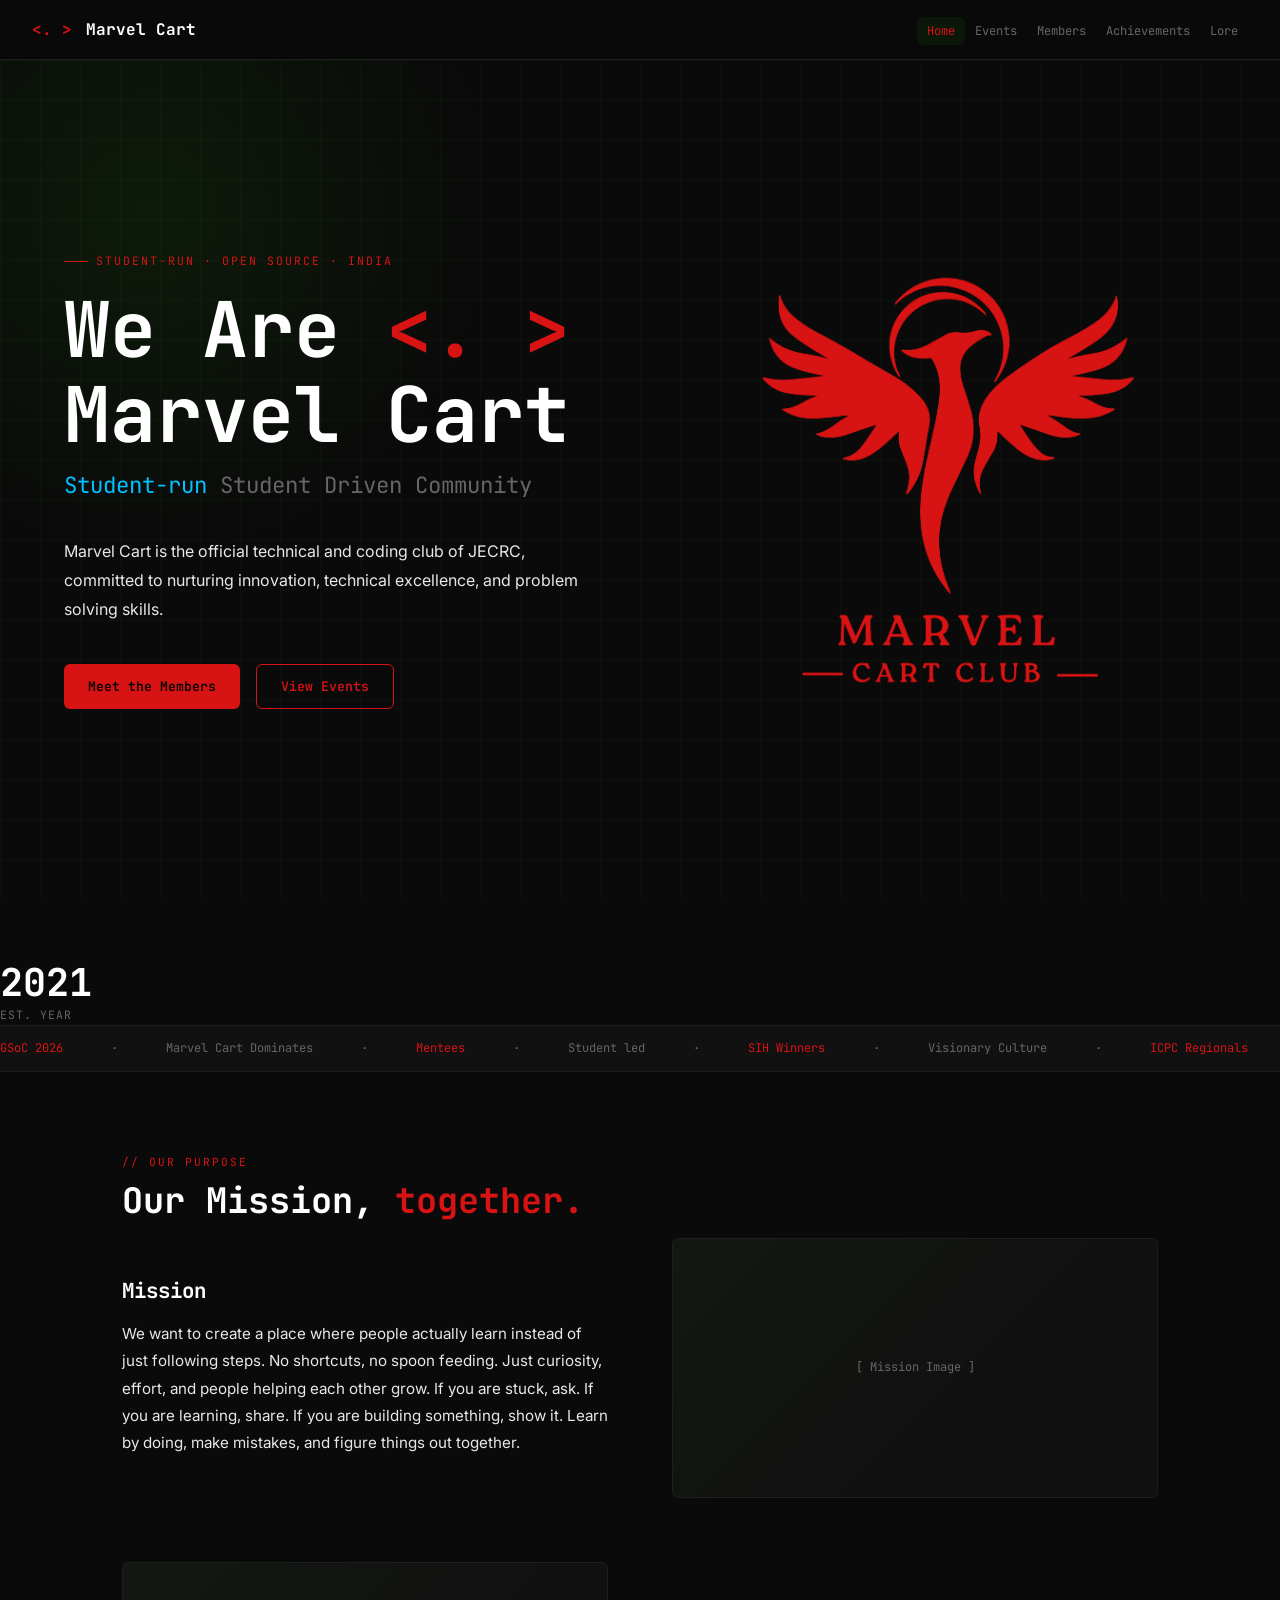
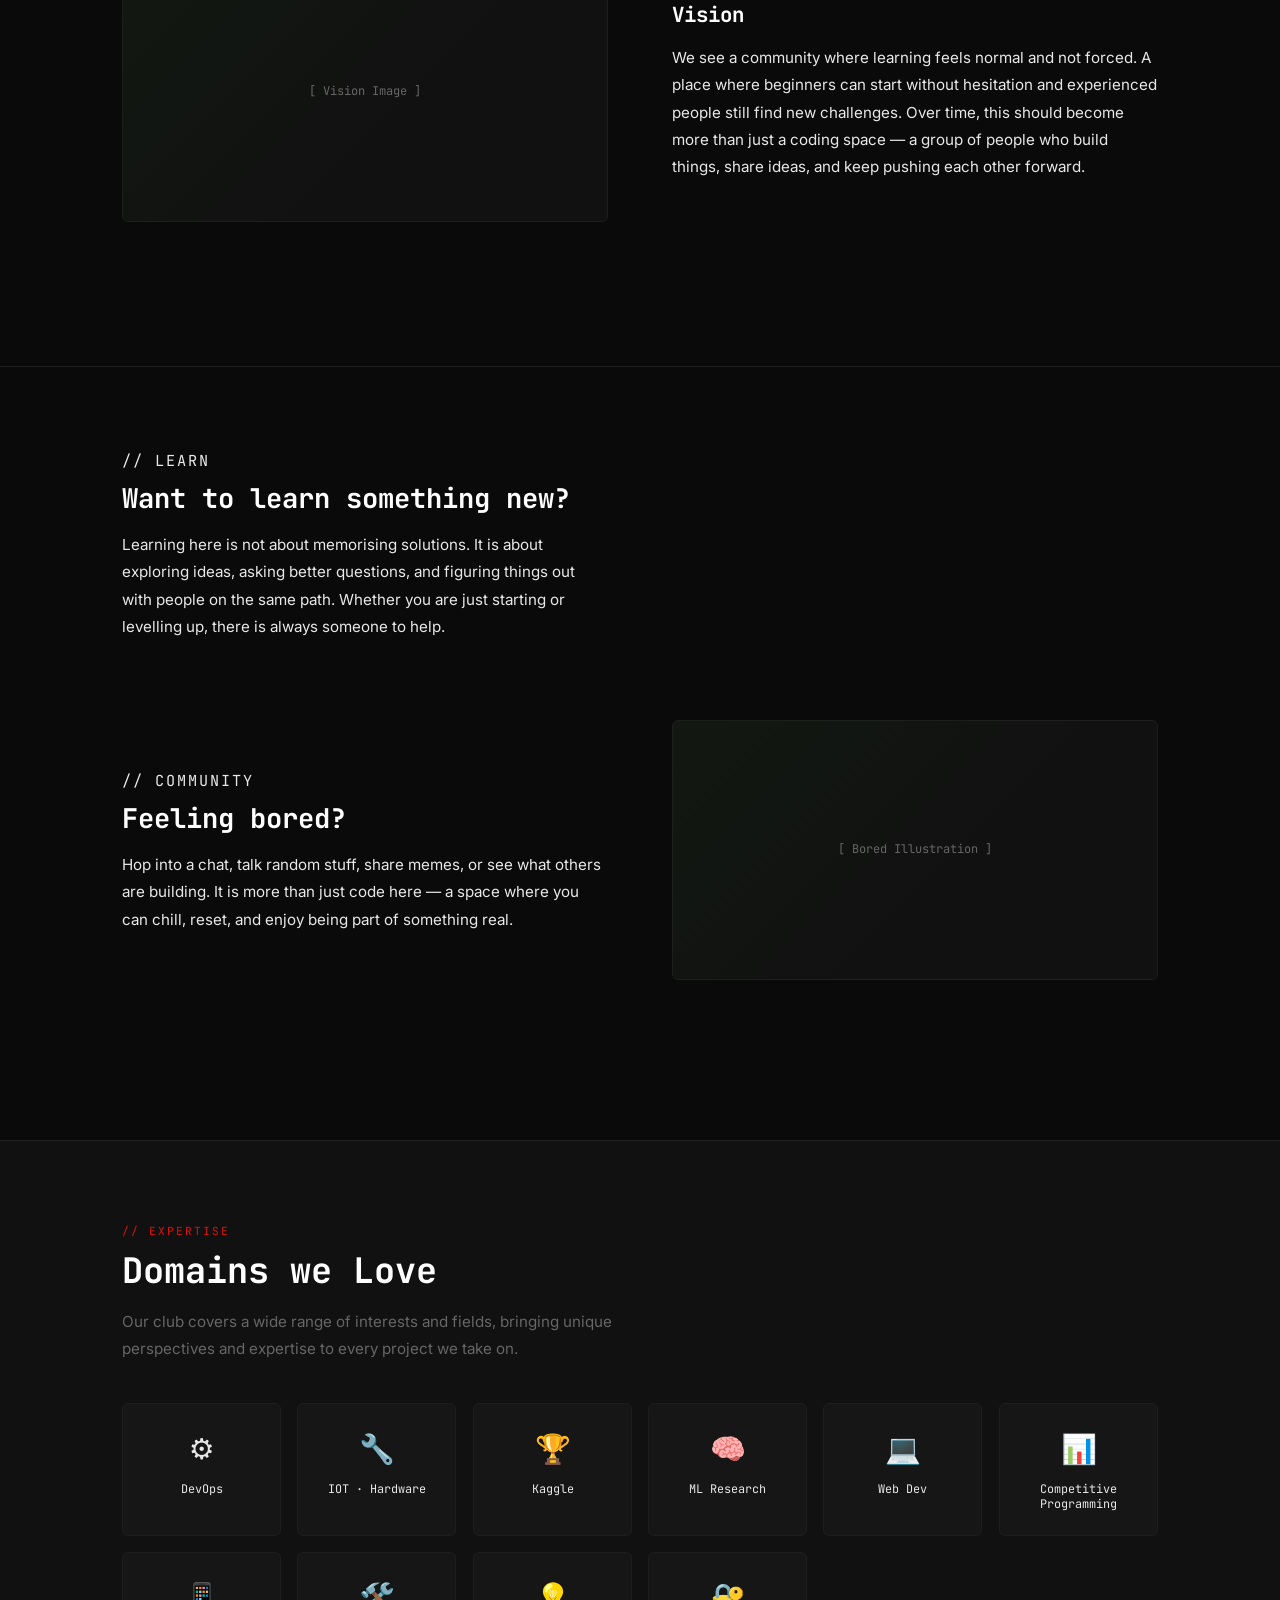
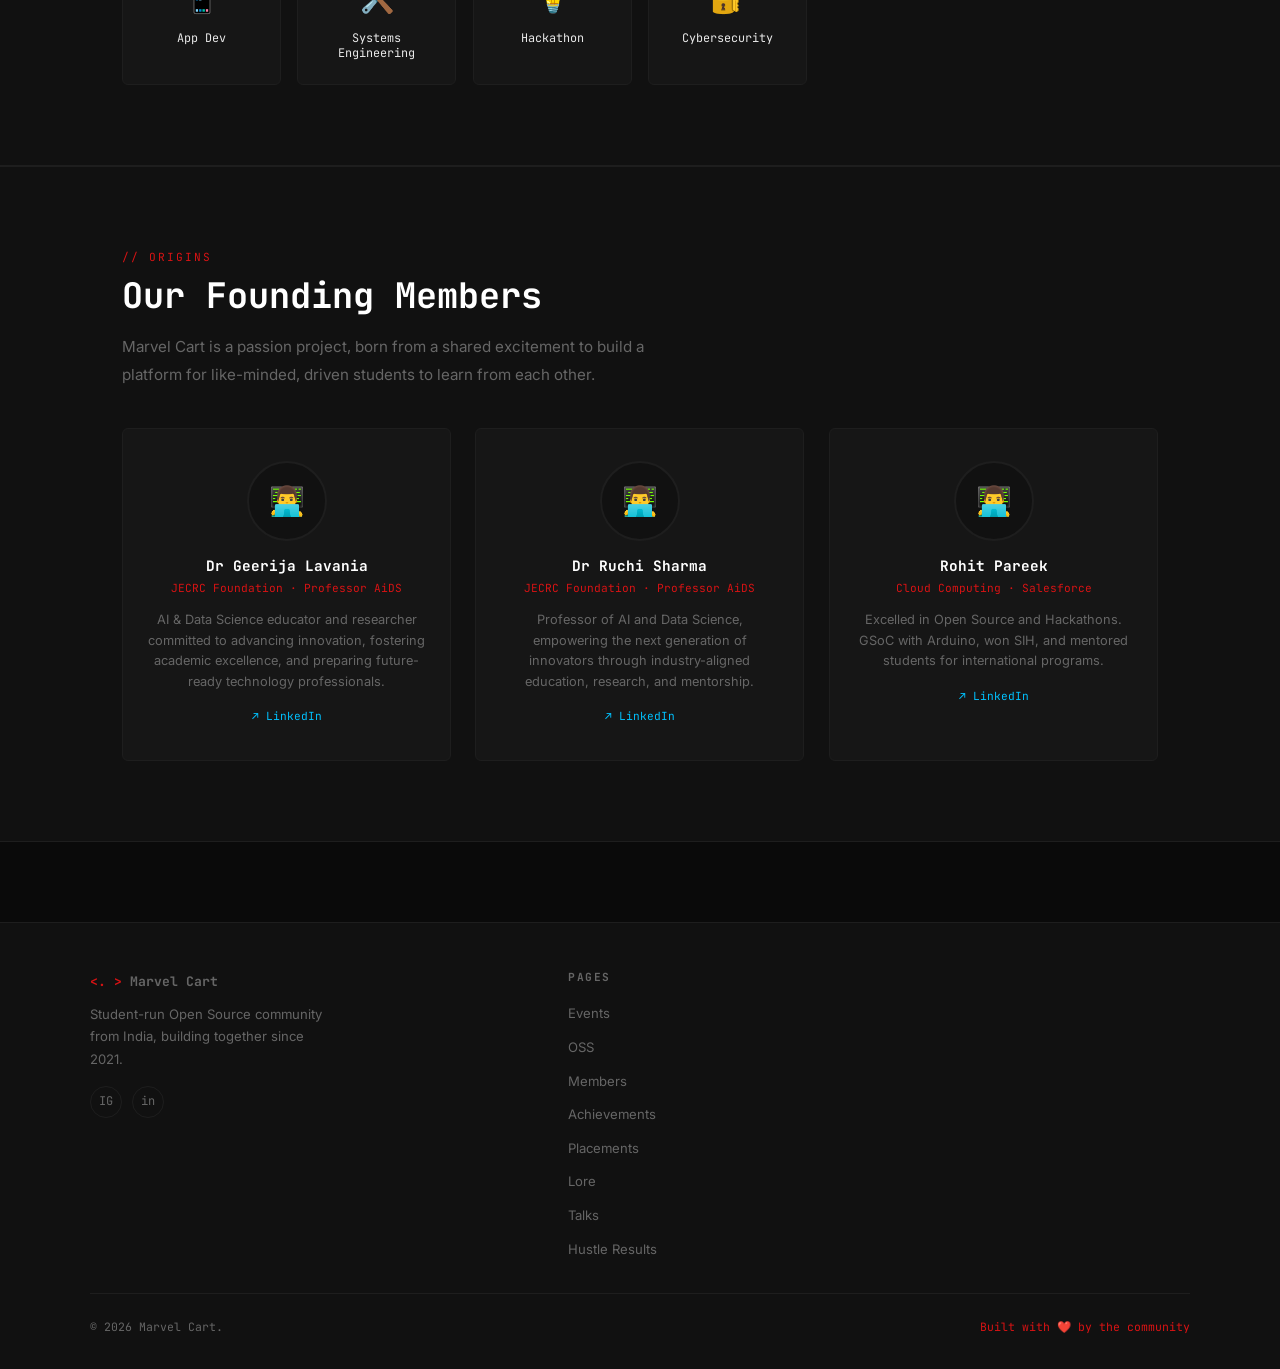
<file: index.html>
<!DOCTYPE html>
<html lang="en">
<head>
  <meta charset="UTF-8" />
  <meta name="viewport" content="width=device-width, initial-scale=1.0" />
  <title>Marvel Cart — Student-run Open Source Community from India</title>
  <meta name="description" content="Marvel Cart is a student-run Open Source community from India. We are a group of tech enthusiasts who love to learn and grow together." />

  <!-- Google Fonts: JetBrains Mono (display) + Inter (body) -->
  <link rel="preconnect" href="https://fonts.googleapis.com" />
  <link
    href="https://fonts.googleapis.com/css2?family=Inter:wght@400;500;600&family=JetBrains+Mono:wght@400;600;700&display=swap"
    rel="stylesheet"
  />

  <!-- Shared styles (tokens, reset, navbar, footer, utilities) -->
  <link rel="stylesheet" href="styles.css" />

  <!-- Page-specific styles (hero, domains, activities, etc.) -->
  <link rel="stylesheet" href="index.css" />
</head>
<body>

  <!-- =====================================================
       NAVBAR
       Sticky top bar. "active" class marks the current page.
       All other pages share this exact same navbar markup.
       ===================================================== -->
  <nav class="navbar">

    <!-- Logo: "<. > Marvel Cart" — bracket coloured by .bracket class -->
    <a href="index.html" class="logo">
      <span class="bracket">&lt;. &gt;</span>&nbsp;Marvel Cart
    </a>

    <!-- Hamburger toggle (visible on mobile only via CSS) -->
    <div class="hamburger" id="hamburger">
      <span></span>
      <span></span>
      <span></span>
    </div>

    <!-- Nav links — "active" on the current page link -->
    <ul class="nav-links" id="navLinks">
      <li><a href="index.html"        class="active">Home</a></li>
      <li><a href="events.html">Events</a></li>
      <!-- <li><a href="oss.html">OSS</a></li> -->
      <li><a href="members.html">Members</a></li>
      <li><a href="achievements.html">Achievements</a></li>
      <!-- <li><a href="placements.html">Placements</a></li> -->
      <li><a href="lore.html">Lore</a></li>
      <!-- <li><a href="talks.html">Talks</a></li> -->
      <!-- <li><a href="hustle.html">Hustle Results</a></li> -->
    </ul>

  </nav>


  <!-- =====================================================
       HERO SECTION
       Full-viewport opener. bg-grid + glow-spot classes
       apply the faint grid and radial glow from styles.css.
       ===================================================== -->
 <section class="hero bg-grid glow-spot">

    <div class="hero-inner">

        <div class="hero-content">

            <p class="hero-eyebrow">
                Student-run · Open Source · India
            </p>

            <h1>
                We Are <span class="bracket">&lt;. &gt;</span><br>
                Marvel Cart
            </h1>

            <p class="hero-subtitle">
                <span class="text-accent2">Student-run</span>
                Student Driven Community
            </p>

            <p class="hero-desc">
                Marvel Cart is the official technical and coding club of JECRC,
                committed to nurturing innovation, technical excellence,
                and problem solving skills.
            </p>

            <div class="hero-cta">
                <a href="members.html" class="btn btn-primary">
                    Meet the Members
                </a>

                <a href="events.html" class="btn btn-outline">
                    View Events
                </a>
            </div>

        </div>

        <div class="hero-image">

            <div class="logo-glow"></div>

            <img src="images/marvel cart logo.png"  alt="Marvel Cart">
                 

        </div>

    </div>

</section>

     

      <!-- Statistics strip at the bottom of the hero -->
      <div class="hero-stats">
        <!-- <div class="stat-item">
          <div class="stat-num">13<span>+</span></div>
          <div class="stat-label">GSoC Mentees</div>
        </div>
        <div class="stat-item">
          <div class="stat-num">3<span>+</span></div>
          <div class="stat-label">GSoC Mentors</div>
        </div>
        <div class="stat-item">
          <div class="stat-num">6<span>+</span></div>
          <div class="stat-label">SIH Winners</div>
        </div> -->
        <div class="stat-item">
          <div class="stat-num">2021</div>
          <div class="stat-label">Est. Year</div>
        </div>
      </div>

    </div>
  </section>


  <!-- =====================================================
       GSoC 2026 ANNOUNCEMENT BANNER
       ===================================================== -->
  <!--<div class="container gsoc-wrap">
    <div class="gsoc-banner">
      <div class="gsoc-left">
        <div class="gsoc-icon">☀️</div>
        <div>
          <p class="gsoc-title">GSoC 2026</p>
          <p class="gsoc-sub">
            Hearty congratulations to all 13 mentees and 3 mentors who made history this year.
          </p>
        </div>
      </div>
      <div class="gsoc-nums">
        <div class="gsoc-num-item">
          <div class="gsoc-num">13</div>
          <div class="gsoc-nlabel">Mentees</div>
        </div>
        <div class="gsoc-num-item">
          <div class="gsoc-num">3</div>
          <div class="gsoc-nlabel">Mentors</div>
        </div>
      </div>
    </div>
  </div> -->


  <!-- =====================================================
       SCROLLING TICKER STRIP
       Items are duplicated so the CSS loop is seamless.
       ===================================================== -->
  <div class="ticker-wrap">
    <div class="ticker-inner">
      <span class="highlight">GSoC 2026</span> <span>·</span>
      <span>Marvel Cart Dominates</span> <span>·</span>
      <span class="highlight">Mentees</span> <span>·</span>
      <span>Student led</span> <span>·</span>
      <span class="highlight">SIH Winners</span> <span>·</span>
      <span>Visionary Culture</span> <span>·</span>
      <span class="highlight">ICPC Regionals</span> <span>·</span>
      <span>Hackathons</span> <span>·</span>
      <!-- Duplicate for seamless loop -->
      <span class="highlight">GSoC 2026</span> <span>·</span>
      <span>Marvel Cart Dominates</span> <span>·</span>
      <span class="highlight">13 Mentees</span> <span>·</span>
      <span>Open Source</span> <span>·</span>
      <span class="highlight">SIH Winners</span> <span>·</span>
      <span>CP Culture</span> <span>·</span>
      <span class="highlight">ICPC Regionals</span> <span>·</span>
      <span>Hackathons</span>
    </div>
  </div>


  <!-- =====================================================
       MISSION & VISION SECTION
       Two rows: text + image placeholder, second row flipped.
       reveal / reveal-left / reveal-right classes added below
       so each side slides in from its own direction on scroll.
       ===================================================== -->
  <section class="section">
    <div class="container">

      <p class="section-label">// our purpose</p>
      <h2 class="section-title reveal">
        Our Mission, <span class="text-accent">together.</span>
      </h2>

      <!-- Row 1: text left / image right -->
      <div class="mission-grid">
        <div class="mission-text reveal reveal-left">
          <h3>Mission</h3>
          <p>
            We want to create a place where people actually learn instead of just following steps.
            No shortcuts, no spoon feeding. Just curiosity, effort, and people helping each other grow.
            If you are stuck, ask. If you are learning, share. If you are building something, show it.
            Learn by doing, make mistakes, and figure things out together.
          </p>
        </div>
        <div class="img-block reveal reveal-right">[ Mission Image ]</div>
      </div>

      <!-- Row 2: image left / text right -->
      <div class="mission-grid flip">
        <div class="mission-text reveal reveal-right">
          <h3>Vision</h3>
          <p>
            We see a community where learning feels normal and not forced. A place where beginners
            can start without hesitation and experienced people still find new challenges. Over time,
            this should become more than just a coding space — a group of people who build things,
            share ideas, and keep pushing each other forward.
          </p>
        </div>
        <div class="img-block reveal reveal-left">[ Vision Image ]</div>
      </div>

    </div>
  </section>

  <hr class="divider" />


  <!-- =====================================================
       FEATURE ROWS — Connect / Learn / Bored
       "Connect" row and the Learn-row image remain commented
       out exactly as you left them. reveal classes added only
       to the rows/elements that are still active.
       ===================================================== -->
  <section class="section">
    <div class="container">

      <!-- Feature 1 -->
      <!-- <div class="feature-row">
        <div class="feature-text">
          <p class="section-label">// connect</p>
          <h2>Connect with other Coders</h2>
          <p>
            Stuck on something? Just ask. Someone here has probably been through the same
            thing. Share your code, your projects, your ideas. You will find people who
            are figuring things out just like you.
          </p>
        </div>
        <div class="feature-img img-block">[ Connect Illustration ]</div>
      </div> -->

      <!-- Feature 2 (image on left) -->
      <div class="feature-row flip">
        <div class="feature-text reveal reveal-right">
          <p class="section-label">// learn</p>
          <h2>Want to learn something new?</h2>
          <p>
            Learning here is not about memorising solutions. It is about exploring ideas,
            asking better questions, and figuring things out with people on the same path.
            Whether you are just starting or levelling up, there is always someone to help.
          </p>
        </div>
        <!-- <div class="feature-img img-block">[ Learn Illustration ]</div> -->
      </div>

      <!-- Feature 3 -->
      <div class="feature-row">
        <div class="feature-text reveal reveal-left">
          <p class="section-label">// community</p>
          <h2>Feeling bored?</h2>
          <p>
            Hop into a chat, talk random stuff, share memes, or see what others are building.
            It is more than just code here — a space where you can chill, reset, and enjoy
            being part of something real.
          </p>
        </div>
        <div class="feature-img img-block reveal reveal-right">[ Bored Illustration ]</div>
      </div>

    </div>
  </section>


  <!-- =====================================================
       DOMAINS WE LOVE
       reveal-group added to the grid so the 12 domain cards
       cascade in one after another (staggered) instead of
       fading in all at once.
       ===================================================== -->
  <section class="section domains-section">
    <div class="container">

      <p class="section-label">// expertise</p>
      <h2 class="section-title reveal">Domains we Love</h2>
      <p class="section-desc">
        Our club covers a wide range of interests and fields, bringing unique perspectives
        and expertise to every project we take on.
      </p>

      <div class="domains-grid reveal-group">
        <div class="domain-card reveal reveal-scale"><div class="domain-icon">⚙️</div><div class="domain-name">DevOps</div></div>
        <div class="domain-card reveal reveal-scale"><div class="domain-icon">🔧</div><div class="domain-name">IOT · Hardware</div></div>
        <div class="domain-card reveal reveal-scale"><div class="domain-icon">🏆</div><div class="domain-name">Kaggle</div></div>
        <div class="domain-card reveal reveal-scale"><div class="domain-icon">🧠</div><div class="domain-name">ML Research</div></div>
        <!-- <div class="domain-card reveal reveal-scale"><div class="domain-icon">🌐</div><div class="domain-name">Open Source</div></div> -->
        <div class="domain-card reveal reveal-scale"><div class="domain-icon">💻</div><div class="domain-name">Web Dev</div></div>
        <div class="domain-card reveal reveal-scale"><div class="domain-icon">📊</div><div class="domain-name">Competitive Programming</div></div>
        <div class="domain-card reveal reveal-scale"><div class="domain-icon">📱</div><div class="domain-name">App Dev</div></div>
        <!-- <div class="domain-card reveal reveal-scale"><div class="domain-icon">🤖</div><div class="domain-name">AOSP</div></div> -->
        <div class="domain-card reveal reveal-scale"><div class="domain-icon">🛠️</div><div class="domain-name">Systems Engineering</div></div>
        <div class="domain-card reveal reveal-scale"><div class="domain-icon">💡</div><div class="domain-name">Hackathon</div></div>
        <div class="domain-card reveal reveal-scale"><div class="domain-icon">🔐</div><div class="domain-name">Cybersecurity</div></div>
      </div>

    </div>
  </section>


  <!-- =====================================================
       ACTIVITIES SECTION
       Left exactly as you commented it out — untouched.
       ===================================================== -->
  <!-- <section class="section">
    <div class="container">

      <p class="section-label">// what we do</p>
      <h2 class="section-title">Activities</h2>
      <p class="section-desc">Ongoing programs that define the Marvel Cart experience.</p>

      <div class="activities-grid">

        <div class="activity-card">
          <div class="activity-thumb cp">🏁</div>
          <div class="activity-body">
            <p class="activity-tag">CP Contests</p>
            <h3>PB Hustle</h3>
            <p>Strong competitive programming culture since 2021. Teams qualified for ICPC Regionals.</p>
          </div>
        </div>

        <div class="activity-card">
          <div class="activity-thumb dev">🛠️</div>
          <div class="activity-body">
            <p class="activity-tag">Development</p>
            <h3>PB Chronicles</h3>
            <p>Hands-on workshops across web, mobile, DevOps, ML, and open source.</p>
          </div>
        </div>

        <div class="activity-card">
          <div class="activity-thumb hack">🚀</div>
          <div class="activity-body">
            <p class="activity-tag">Hackathons</p>
            <h3>Smart India Hackathon</h3>
            <p>Annual internal SIH with consistent national qualifications, finals, and wins.</p>
          </div>
        </div>

        <div class="activity-card">
          <div class="activity-thumb oss">☀️</div>
          <div class="activity-body">
            <p class="activity-tag">Open Source</p>
            <h3>GSoC</h3>
            <p>GSoC contributors, LFX scholars, and GitHub Externs across global organisations.</p>
          </div>
        </div>

        <div class="activity-card">
          <div class="activity-thumb cyber">🔐</div>
          <div class="activity-body">
            <p class="activity-tag">Cybersecurity</p>
            <h3>PBCTF</h3>
            <p>Hands-on cybersecurity sessions + in-house Capture The Flag event.</p>
          </div>
        </div>

        <div class="activity-card">
          <div class="activity-thumb research">🔬</div>
          <div class="activity-body">
            <p class="activity-tag">Innovation</p>
            <h3>Research</h3>
            <p>From hardware prototypes to published papers — experimentation beyond the classroom.</p>
          </div>
        </div>

      </div>
    </div>
  </section>
 -->

  <!-- =====================================================
       FOUNDING MEMBERS
       reveal-group added to the grid so the 3 founder cards
       cascade in. Content (names, bios, LinkedIn) untouched.
       ===================================================== -->
  <section class="section founders-section">
    <div class="container">

      <p class="section-label">// origins</p>
      <h2 class="section-title reveal">Our Founding Members</h2>
      <p class="section-desc">
        Marvel Cart is a passion project, born from a shared excitement to build a platform
        for like-minded, driven students to learn from each other.
      </p>

      <div class="founders-grid reveal-group">

        <div class="founder-card reveal reveal-scale">
          <div class="founder-avatar">👨‍💻</div>
          <h3>Dr Geerija Lavania</h3>
          <p class="founder-role">JECRC Foundation · Professor AiDS</p>
          <p class="founder-bio">
            AI & Data Science educator and researcher committed to advancing innovation, fostering academic excellence, and preparing future-ready technology professionals.

          </p>
          <a href="https://www.linkedin.com/in/dr-geerija-lavania-ab5b561b8" target="_blank" rel="noopener noreferrer" class="founder-linkedin">↗ LinkedIn</a>
        </div>

        <div class="founder-card reveal reveal-scale">
          <div class="founder-avatar">👨‍💻</div>
          <h3>Dr Ruchi Sharma</h3>
          <p class="founder-role">JECRC Foundation · Professor AiDS</p>
          <p class="founder-bio">
            Professor of AI and Data Science, empowering the next generation of innovators through industry-aligned education, research, and mentorship.

          </p>
          <a href="https://www.linkedin.com/in/ruchisharma2k6" target="_blank" rel="noopener noreferrer" class="founder-linkedin">↗ LinkedIn</a>
        </div>

        <div class="founder-card reveal reveal-scale">
          <div class="founder-avatar">👨‍💻</div>
          <h3>Rohit Pareek</h3>
          <p class="founder-role">Cloud Computing · Salesforce</p>
          <p class="founder-bio">
            Excelled in Open Source and Hackathons. GSoC with Arduino, won SIH,
            and mentored students for international programs.
          </p>
          <a href="https://linkedin.com/in/ashupdsce" target="_blank" rel="noopener noreferrer" class="founder-linkedin">↗ LinkedIn</a>
        </div>

      </div>
    </div>
  </section>


  <!-- =====================================================
       STAY CONNECTED
       Left exactly as you commented it out — untouched.
       ===================================================== -->
  <!-- <section class="section">
    <div class="container">

      <p class="section-label">// reach out</p>
      <h2 class="section-title">Stay Connected</h2>

      <div class="connect-grid">

        <a href="https://careers.pointblank.club" target="_blank" rel="noopener noreferrer" class="connect-card">
          <div class="connect-icon">💼</div>
          <h3>Hire Us</h3>
          <p>Let us discuss how we can bring your ideas to life with our expertise.</p>
          <span class="connect-link">↗ careers.pointblank.club</span>
        </a>

        <a href="https://linktr.ee/pointblank_club" target="_blank" rel="noopener noreferrer" class="connect-card">
          <div class="connect-icon">🔗</div>
          <h3>Connect With Us</h3>
          <p>Follow us across all social platforms for events, releases and highlights.</p>
          <span class="connect-link">↗ linktr.ee/pointblank_club</span>
        </a>

        <a href="https://blog.pointblank.club" target="_blank" rel="noopener noreferrer" class="connect-card">
          <div class="connect-icon">✍️</div>
          <h3>Read Our Blog</h3>
          <p>Stories and experiences shared by members on their tech journey.</p>
          <span class="connect-link">↗ blog.pointblank.club</span>
        </a>

        <a href="#" class="connect-card">
          <div class="connect-icon">📄</div>
          <h3>Brochure</h3>
          <p>All recent events, activities, and stats listed in our brochure.</p>
          <span class="connect-link">↗ Download PDF</span>
        </a>

        <a href="https://youtube.com/@pointblank_club" target="_blank" rel="noopener noreferrer" class="connect-card">
          <div class="connect-icon">▶️</div>
          <h3>Join Us on YouTube</h3>
          <p>Event recaps, fun activities, and mixtapes. Check it out now!</p>
          <span class="connect-link">↗ youtube.com/@pointblank_club</span>
        </a>

        <a href="https://github.com/pointblank-club" target="_blank" rel="noopener noreferrer" class="connect-card">
          <div class="connect-icon">⌨️</div>
          <h3>GitHub</h3>
          <p>Meet the contributors who helped shape this project.</p>
          <span class="connect-link">↗ github.com/pointblank-club</span>
        </a>

      </div>
    </div>
  </section> -->


  <!-- =====================================================
       FOOTER
       ===================================================== -->
  <footer class="footer">
    <div class="footer-inner">

      <div class="footer-brand">
        <p class="footer-logo">
          <span class="bracket">&lt;. &gt;</span> Marvel Cart
        </p>
        <p>Student-run Open Source community from India, building together since 2021.</p>
        <div class="footer-social">
          <a href="https://instagram.com/marvelcart.jecrc" target="_blank" rel="noopener noreferrer" title="Instagram">IG</a>
          <!-- <a href="https://x.com/pointblank_club"           target="_blank" rel="noopener noreferrer" title="X">𝕏</a> -->
          <a href="https://www.linkedin.com/company/marvel-cart" target="_blank" rel="noopener noreferrer" title="LinkedIn">in</a>
          <!-- <a href="https://github.com/pointblank-club"      target="_blank" rel="noopener noreferrer" title="GitHub">GH</a> -->
        </div>
      </div>

      <div class="footer-col">
        <h4>Pages</h4>
        <ul>
          <li><a href="events.html">Events</a></li>
          <li><a href="oss.html">OSS</a></li>
          <li><a href="members.html">Members</a></li>
          <li><a href="achievements.html">Achievements</a></li>
          <li><a href="placements.html">Placements</a></li>
          <li><a href="lore.html">Lore</a></li>
          <li><a href="talks.html">Talks</a></li>
          <li><a href="hustle.html">Hustle Results</a></li>
        </ul>
      </div>

      <!-- <div class="footer-col">
        <h4>Community</h4>
        <ul>
          <li><a href="https://blog.pointblank.club"         target="_blank" rel="noopener noreferrer">Blog</a></li>
          <li><a href="https://careers.pointblank.club"      target="_blank" rel="noopener noreferrer">Hire Us</a></li>
          <li><a href="https://youtube.com/@pointblank_club" target="_blank" rel="noopener noreferrer">YouTube</a></li>
          <li><a href="https://github.com/pointblank-club"   target="_blank" rel="noopener noreferrer">GitHub</a></li>
        </ul>
      </div> -->

    </div>

    <div class="footer-bottom">
      <span>© 2026 Marvel Cart.</span>
      <span class="text-accent">Built with ❤️ by the community</span>
    </div>
  </footer>


  <!-- =====================================================
       JAVASCRIPT
       Shared script.js now also handles scroll-reveal
       animations, staggered card entrances, navbar scroll
       state, and button ripple feedback — in addition to
       the hamburger menu toggle.
       ===================================================== -->
  <script src="script.js"></script>

</body>
</html>
</file>
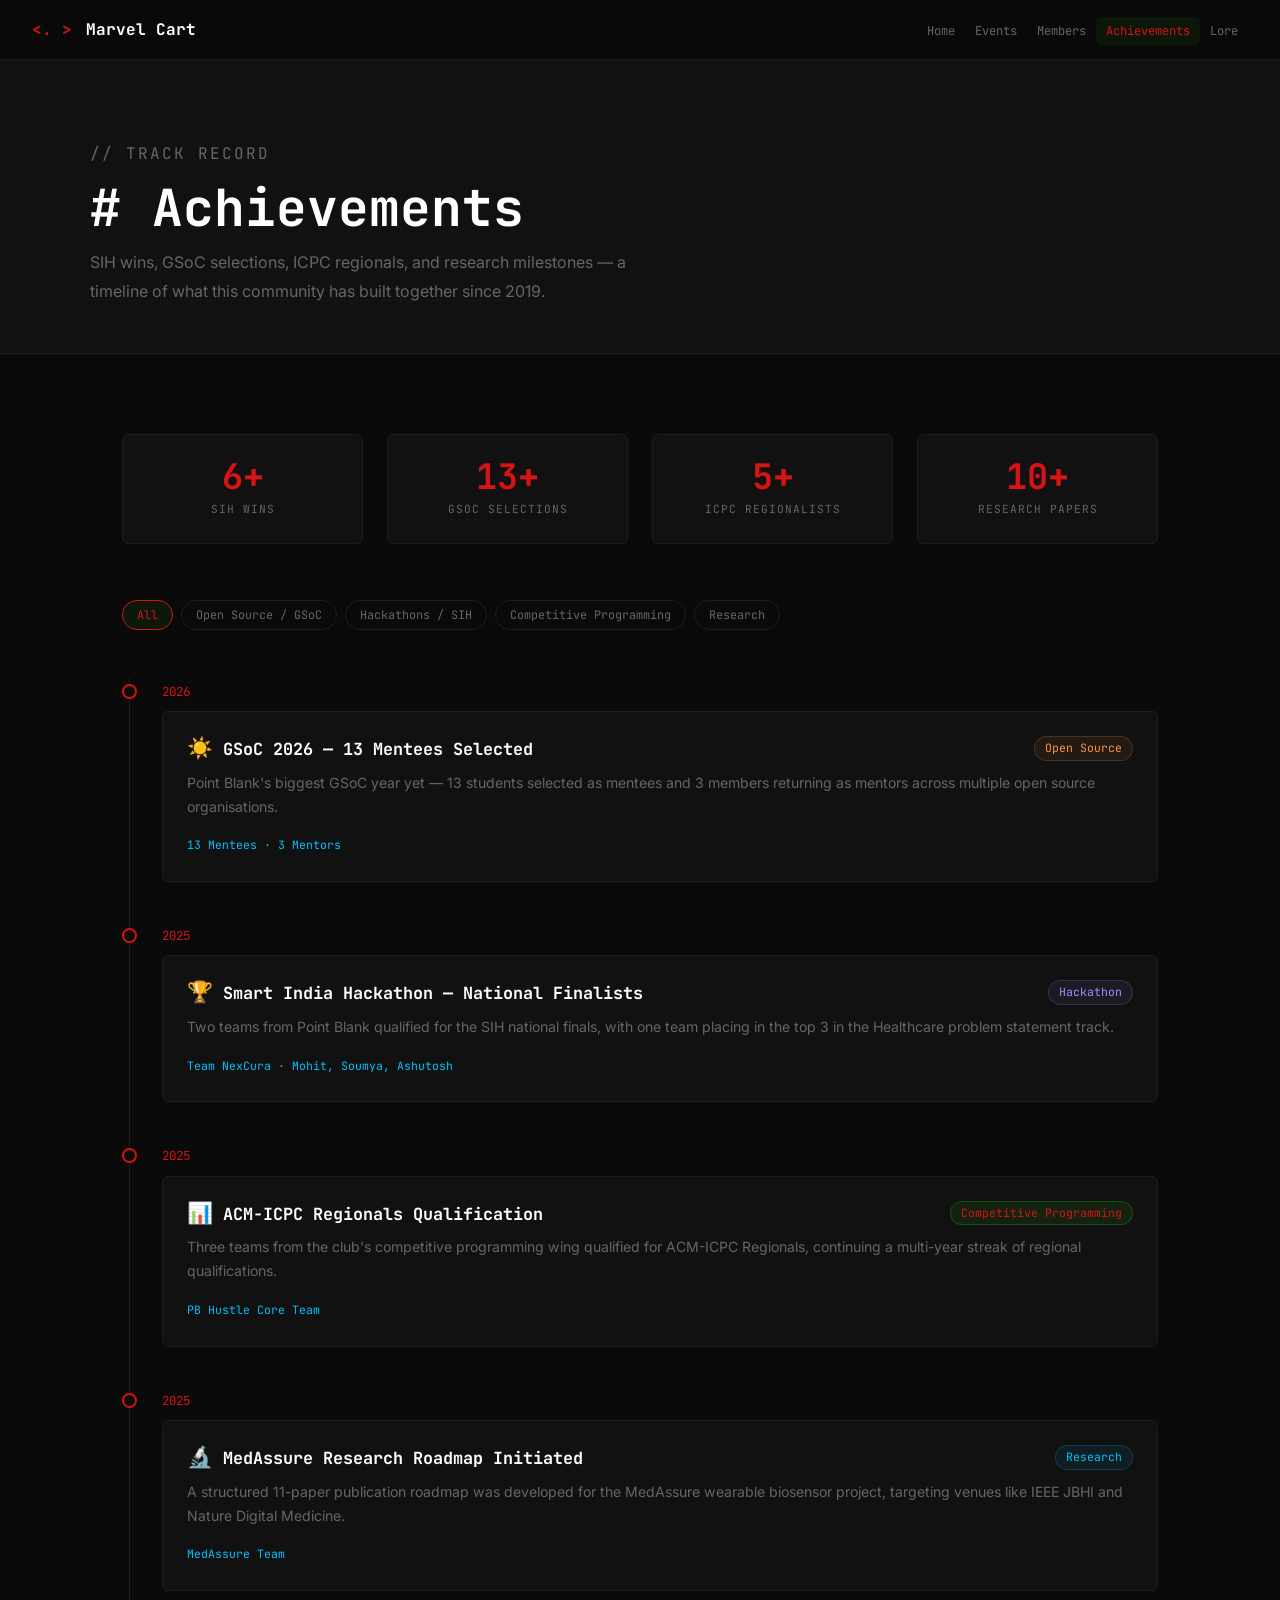
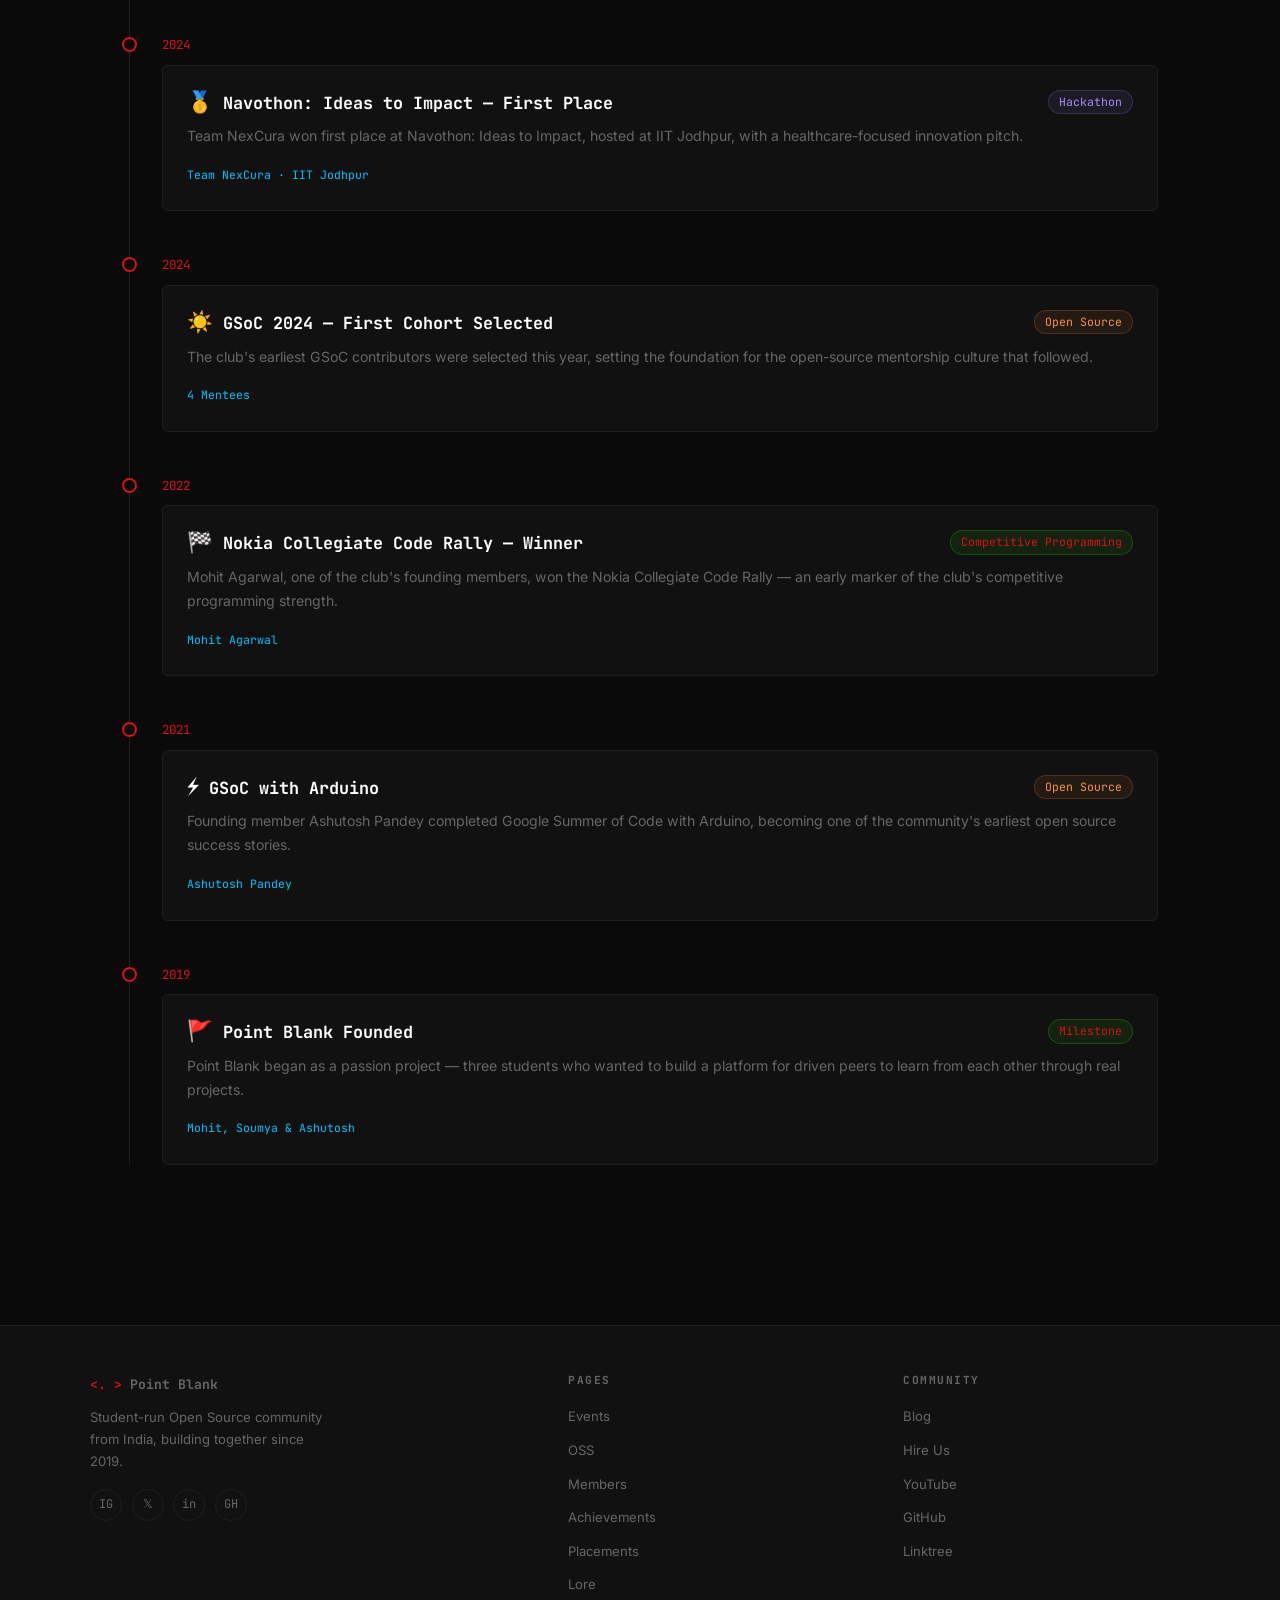
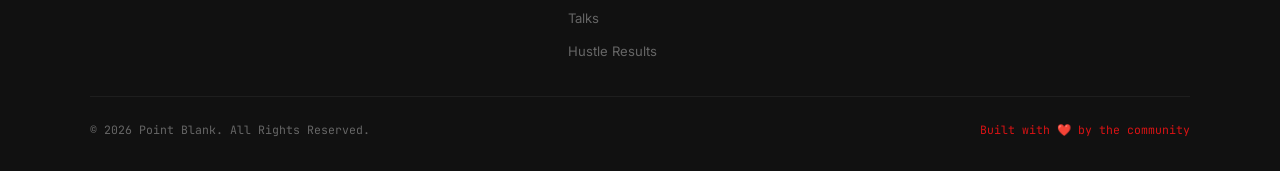
<file: achievements.html>
<!DOCTYPE html>
<html lang="en">
<head>
  <meta charset="UTF-8" />
  <meta name="viewport" content="width=device-width, initial-scale=1.0" />
  <title>Achievements — Marvel Cart</title>
  <meta name="description" content="SIH wins, GSoC selections, ICPC regionals, and research milestones from the Marvel Cart community." />

  <!-- Google Fonts -->
  <link rel="preconnect" href="https://fonts.googleapis.com" />
  <link
    href="https://fonts.googleapis.com/css2?family=Inter:wght@400;500;600&family=JetBrains+Mono:wght@400;600;700&display=swap"
    rel="stylesheet"
  />

  <!-- Shared styles (tokens, reset, navbar, footer, utilities) -->
  <link rel="stylesheet" href="styles.css" />

  <!-- Page-specific styles (stats, filter bar, timeline, cards) -->
  <link rel="stylesheet" href="achievements.css" />
</head>
<body>

  <!-- =====================================================
       NAVBAR — identical markup to other pages.
       "active" class moved to the Achievements link.
       ===================================================== -->
  <nav class="navbar">
    <a href="index.html" class="logo">
      <span class="bracket">&lt;. &gt;</span>&nbsp;Marvel Cart
    </a>

    <div class="hamburger" id="hamburger">
      <span></span>
      <span></span>
      <span></span>
    </div>

    <ul class="nav-links" id="navLinks">
      <li><a href="index.html">Home</a></li>
      <li><a href="events.html">Events</a></li>
      <!--<li><a href="oss.html">OSS</a></li>-->
      <li><a href="members.html">Members</a></li>
      <li><a href="achievements.html" class="active">Achievements</a></li>
      <!-- <li><a href="placements.html">Placements</a></li> -->
      <li><a href="lore.html">Lore</a></li>
      <!-- <li><a href="talks.html">Talks</a></li> -->
      <!-- <li><a href="hustle.html">Hustle Results</a></li> -->
    </ul>
  </nav>


  <!-- =====================================================
       PAGE HERO
       ===================================================== -->
  <div class="page-hero bg-grid">
    <div class="page-hero-inner">
      <p class="section-label">// track record</p>
      <h1># Achievements</h1>
      <p>
        SIH wins, GSoC selections, ICPC regionals, and research milestones —
        a timeline of what this community has built together since 2019.
      </p>
    </div>
  </div>


  <!-- =====================================================
       MAIN CONTENT
       ===================================================== -->
  <section class="section">
    <div class="container">

      <!-- ── STATS STRIP ──────────────────────────────────
           Headline numbers summarising the track record.
           ───────────────────────────────────────────────── -->
      <div class="achv-stats">
        <div class="achv-stat-card">
          <div class="achv-stat-num">6+</div>
          <div class="achv-stat-label">SIH Wins</div>
        </div>
        <div class="achv-stat-card">
          <div class="achv-stat-num">13+</div>
          <div class="achv-stat-label">GSoC Selections</div>
        </div>
        <div class="achv-stat-card">
          <div class="achv-stat-num">5+</div>
          <div class="achv-stat-label">ICPC Regionalists</div>
        </div>
        <div class="achv-stat-card">
          <div class="achv-stat-num">10+</div>
          <div class="achv-stat-label">Research Papers</div>
        </div>
      </div>


      <!-- ── CATEGORY FILTER BAR ──────────────────────────
           Filters timeline items by data-cat attribute.
           ───────────────────────────────────────────────── -->
      <div class="filter-bar" id="filterBar">
        <button class="filter-btn active" data-filter="all">All</button>
        <button class="filter-btn" data-filter="oss">Open Source / GSoC</button>
        <button class="filter-btn" data-filter="hack">Hackathons / SIH</button>
        <button class="filter-btn" data-filter="cp">Competitive Programming</button>
        <button class="filter-btn" data-filter="research">Research</button>
      </div>


      <!-- ── TIMELINE ─────────────────────────────────────
           Vertical line with year-stamped achievement cards.
           Newest entries at the top.
           ───────────────────────────────────────────────── -->
      <div class="timeline" id="timeline">

        <!-- Timeline Item: GSoC 2026 -->
        <div class="timeline-item" data-cat="oss">
          <span class="timeline-dot"></span>
          <span class="timeline-year">2026</span>
          <div class="achv-card">
            <div class="achv-card-head">
              <h3><span class="achv-icon">☀️</span> GSoC 2026 — 13 Mentees Selected</h3>
              <span class="tag tag-orange">Open Source</span>
            </div>
            <p>
              Point Blank's biggest GSoC year yet — 13 students selected as mentees and
              3 members returning as mentors across multiple open source organisations.
            </p>
            <span class="achv-credit">13 Mentees · 3 Mentors</span>
          </div>
        </div>

        <!-- Timeline Item: SIH 2025 -->
        <div class="timeline-item" data-cat="hack">
          <span class="timeline-dot"></span>
          <span class="timeline-year">2025</span>
          <div class="achv-card">
            <div class="achv-card-head">
              <h3><span class="achv-icon">🏆</span> Smart India Hackathon — National Finalists</h3>
              <span class="tag tag-purple">Hackathon</span>
            </div>
            <p>
              Two teams from Point Blank qualified for the SIH national finals, with one
              team placing in the top 3 in the Healthcare problem statement track.
            </p>
            <span class="achv-credit">Team NexCura · Mohit, Soumya, Ashutosh</span>
          </div>
        </div>

        <!-- Timeline Item: ICPC Regionals 2025 -->
        <div class="timeline-item" data-cat="cp">
          <span class="timeline-dot"></span>
          <span class="timeline-year">2025</span>
          <div class="achv-card">
            <div class="achv-card-head">
              <h3><span class="achv-icon">📊</span> ACM-ICPC Regionals Qualification</h3>
              <span class="tag">Competitive Programming</span>
            </div>
            <p>
              Three teams from the club's competitive programming wing qualified for
              ACM-ICPC Regionals, continuing a multi-year streak of regional qualifications.
            </p>
            <span class="achv-credit">PB Hustle Core Team</span>
          </div>
        </div>

        <!-- Timeline Item: Research Publication 2025 -->
        <div class="timeline-item" data-cat="research">
          <span class="timeline-dot"></span>
          <span class="timeline-year">2025</span>
          <div class="achv-card">
            <div class="achv-card-head">
              <h3><span class="achv-icon">🔬</span> MedAssure Research Roadmap Initiated</h3>
              <span class="tag tag-blue">Research</span>
            </div>
            <p>
              A structured 11-paper publication roadmap was developed for the MedAssure
              wearable biosensor project, targeting venues like IEEE JBHI and Nature Digital Medicine.
            </p>
            <span class="achv-credit">MedAssure Team</span>
          </div>
        </div>

        <!-- Timeline Item: Navothon 2024 -->
        <div class="timeline-item" data-cat="hack">
          <span class="timeline-dot"></span>
          <span class="timeline-year">2024</span>
          <div class="achv-card">
            <div class="achv-card-head">
              <h3><span class="achv-icon">🥇</span> Navothon: Ideas to Impact — First Place</h3>
              <span class="tag tag-purple">Hackathon</span>
            </div>
            <p>
              Team NexCura won first place at Navothon: Ideas to Impact, hosted at
              IIT Jodhpur, with a healthcare-focused innovation pitch.
            </p>
            <span class="achv-credit">Team NexCura · IIT Jodhpur</span>
          </div>
        </div>

        <!-- Timeline Item: GSoC 2024 -->
        <div class="timeline-item" data-cat="oss">
          <span class="timeline-dot"></span>
          <span class="timeline-year">2024</span>
          <div class="achv-card">
            <div class="achv-card-head">
              <h3><span class="achv-icon">☀️</span> GSoC 2024 — First Cohort Selected</h3>
              <span class="tag tag-orange">Open Source</span>
            </div>
            <p>
              The club's earliest GSoC contributors were selected this year, setting the
              foundation for the open-source mentorship culture that followed.
            </p>
            <span class="achv-credit">4 Mentees</span>
          </div>
        </div>

        <!-- Timeline Item: Nokia Code Rally -->
        <div class="timeline-item" data-cat="cp">
          <span class="timeline-dot"></span>
          <span class="timeline-year">2022</span>
          <div class="achv-card">
            <div class="achv-card-head">
              <h3><span class="achv-icon">🏁</span> Nokia Collegiate Code Rally — Winner</h3>
              <span class="tag">Competitive Programming</span>
            </div>
            <p>
              Mohit Agarwal, one of the club's founding members, won the Nokia Collegiate
              Code Rally — an early marker of the club's competitive programming strength.
            </p>
            <span class="achv-credit">Mohit Agarwal</span>
          </div>
        </div>

        <!-- Timeline Item: GSoC with Arduino -->
        <div class="timeline-item" data-cat="oss">
          <span class="timeline-dot"></span>
          <span class="timeline-year">2021</span>
          <div class="achv-card">
            <div class="achv-card-head">
              <h3><span class="achv-icon">⚡</span> GSoC with Arduino</h3>
              <span class="tag tag-orange">Open Source</span>
            </div>
            <p>
              Founding member Ashutosh Pandey completed Google Summer of Code with
              Arduino, becoming one of the community's earliest open source success stories.
            </p>
            <span class="achv-credit">Ashutosh Pandey</span>
          </div>
        </div>

        <!-- Timeline Item: Founding -->
        <div class="timeline-item" data-cat="cp">
          <span class="timeline-dot"></span>
          <span class="timeline-year">2019</span>
          <div class="achv-card">
            <div class="achv-card-head">
              <h3><span class="achv-icon">🚩</span> Point Blank Founded</h3>
              <span class="tag">Milestone</span>
            </div>
            <p>
              Point Blank began as a passion project — three students who wanted to build
              a platform for driven peers to learn from each other through real projects.
            </p>
            <span class="achv-credit">Mohit, Soumya & Ashutosh</span>
          </div>
        </div>

      </div><!-- /timeline -->

    </div>
  </section>


  <!-- =====================================================
       FOOTER — identical markup to other pages.
       ===================================================== -->
  <footer class="footer">
    <div class="footer-inner">

      <div class="footer-brand">
        <p class="footer-logo">
          <span class="bracket">&lt;. &gt;</span> Point Blank
        </p>
        <p>Student-run Open Source community from India, building together since 2019.</p>
        <div class="footer-social">
          <a href="https://instagram.com/pointblank_club_" target="_blank" rel="noopener noreferrer" title="Instagram">IG</a>
          <a href="https://x.com/pointblank_club"           target="_blank" rel="noopener noreferrer" title="X">𝕏</a>
          <a href="https://linkedin.com/company/pointblank-club" target="_blank" rel="noopener noreferrer" title="LinkedIn">in</a>
          <a href="https://github.com/pointblank-club"      target="_blank" rel="noopener noreferrer" title="GitHub">GH</a>
        </div>
      </div>

      <div class="footer-col">
        <h4>Pages</h4>
        <ul>
          <li><a href="events.html">Events</a></li>
          <li><a href="oss.html">OSS</a></li>
          <li><a href="members.html">Members</a></li>
          <li><a href="achievements.html">Achievements</a></li>
          <li><a href="placements.html">Placements</a></li>
          <li><a href="lore.html">Lore</a></li>
          <li><a href="talks.html">Talks</a></li>
          <li><a href="hustle.html">Hustle Results</a></li>
        </ul>
      </div>

      <div class="footer-col">
        <h4>Community</h4>
        <ul>
          <li><a href="https://blog.pointblank.club"         target="_blank" rel="noopener noreferrer">Blog</a></li>
          <li><a href="https://careers.pointblank.club"      target="_blank" rel="noopener noreferrer">Hire Us</a></li>
          <li><a href="https://youtube.com/@pointblank_club" target="_blank" rel="noopener noreferrer">YouTube</a></li>
          <li><a href="https://github.com/pointblank-club"   target="_blank" rel="noopener noreferrer">GitHub</a></li>
          <li><a href="https://linktr.ee/pointblank_club"    target="_blank" rel="noopener noreferrer">Linktree</a></li>
        </ul>
      </div>

    </div>

    <div class="footer-bottom">
      <span>© 2026 Point Blank. All Rights Reserved.</span>
      <span class="text-accent">Built with ❤️ by the community</span>
    </div>
  </footer>


  <!-- =====================================================
       JAVASCRIPT
       Shared script.js handles:
         1. Hamburger menu toggle
         2. Category filter for the achievements timeline
       ===================================================== -->
  <script src="script.js"></script>

</body>
</html>
</file>
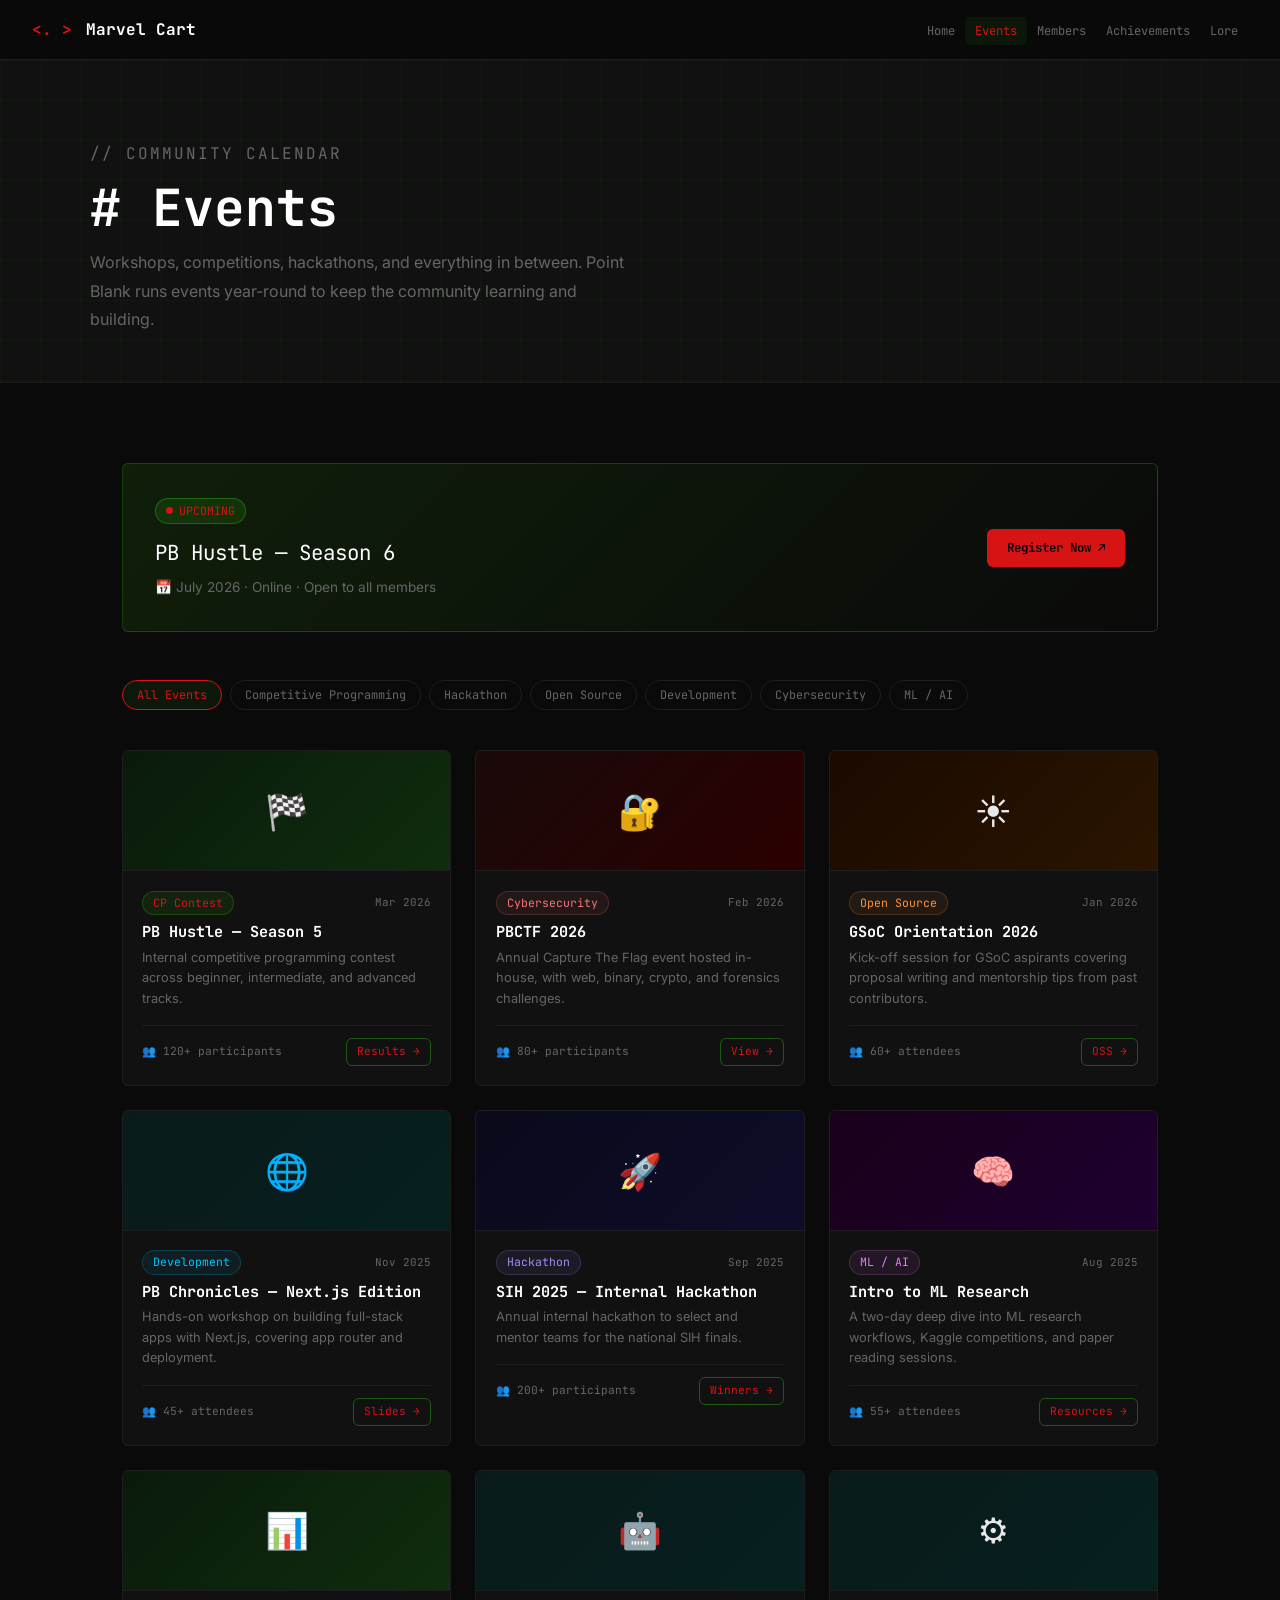
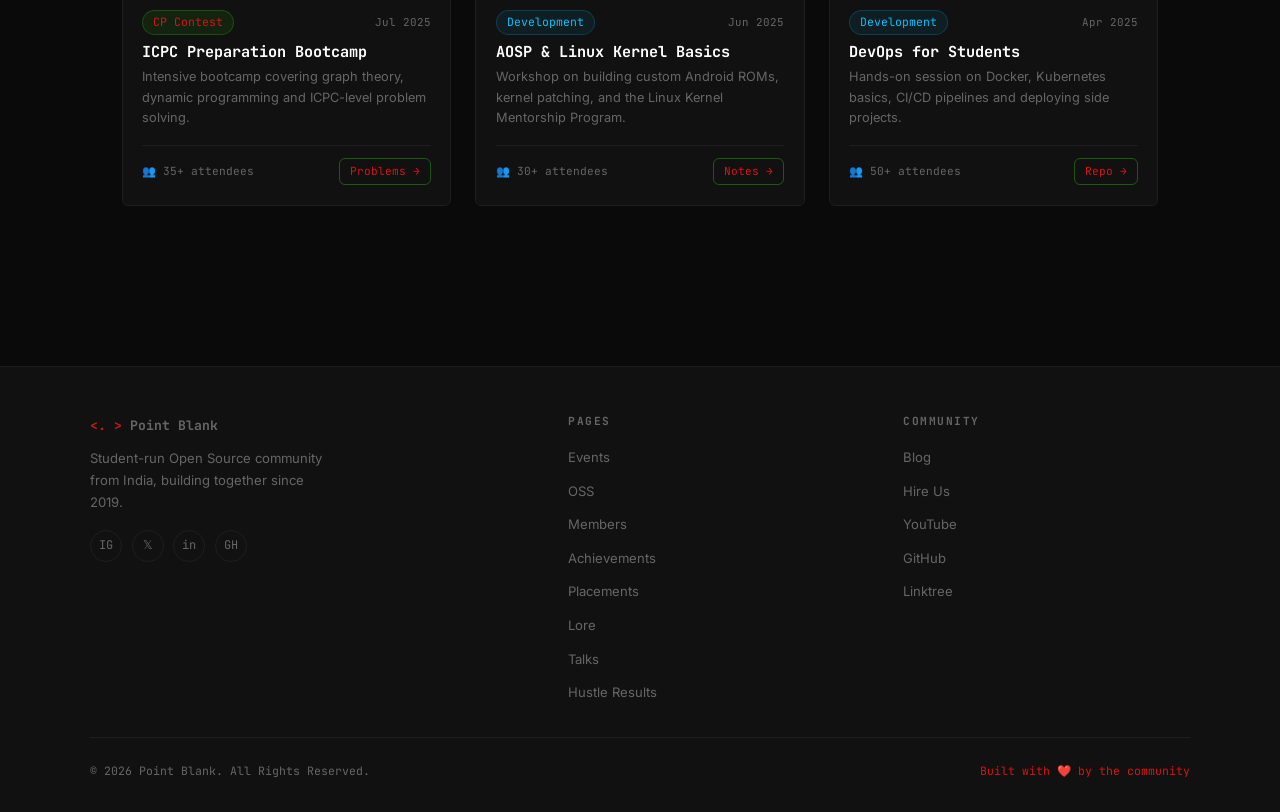
<file: events.html>
<!DOCTYPE html>
<html lang="en">
<head>
  <meta charset="UTF-8" />
  <meta name="viewport" content="width=device-width, initial-scale=1.0" />
  <title>Events — Marvel Cart</title>
  <meta name="description" content="Workshops, hackathons, contests, and everything Marvel Cart runs to keep the community learning and building." />

  <!-- Google Fonts -->
  <link rel="preconnect" href="https://fonts.googleapis.com" />
  <link
    href="https://fonts.googleapis.com/css2?family=Inter:wght@400;500;600&family=JetBrains+Mono:wght@400;600;700&display=swap"
    rel="stylesheet"
  />

  <!-- Shared styles (tokens, reset, navbar, footer, utilities) -->
  <link rel="stylesheet" href="styles.css" />

  <!-- Page-specific styles (banner, filters, events grid) -->
  <link rel="stylesheet" href="events.css" />
</head>
<body>

  <!-- =====================================================
       NAVBAR — identical markup to index.html.
       "active" class moved to the Events link.
       ===================================================== -->
  <nav class="navbar">
    <a href="index.html" class="logo">
      <span class="bracket">&lt;. &gt;</span>&nbsp;Marvel Cart
    </a>

    <div class="hamburger" id="hamburger">
      <span></span>
      <span></span>
      <span></span>
    </div>

    <ul class="nav-links" id="navLinks">
      <li><a href="index.html">Home</a></li>
      <li><a href="events.html" class="active">Events</a></li>
      <!-- <li><a href="oss.html">OSS</a></li> -->
      <li><a href="members.html">Members</a></li>
      <li><a href="achievements.html">Achievements</a></li>
      <!-- <li><a href="placements.html">Placements</a></li> -->
      <li><a href="lore.html">Lore</a></li>
      <!-- <li><a href="talks.html">Talks</a></li> -->
      <!-- <li><a href="hustle.html">Hustle Results</a></li> -->
    </ul>
  </nav>


  <!-- =====================================================
       PAGE HERO
       Shared .page-hero class from styles.css — short banner
       used on every inner page (not full-viewport like index).
       ===================================================== -->
  <div class="page-hero bg-grid">
    <div class="page-hero-inner">
      <p class="section-label">// community calendar</p>
      <h1># Events</h1>
      <p>
        Workshops, competitions, hackathons, and everything in between.
        Point Blank runs events year-round to keep the community learning and building.
      </p>
    </div>
  </div>


  <!-- =====================================================
       MAIN CONTENT
       ===================================================== -->
  <section class="section">
    <div class="container">

      <!-- ── UPCOMING EVENT HIGHLIGHT ─────────────────────
           Pinned banner for the next/featured event.
           ───────────────────────────────────────────────── -->
      <div class="upcoming-banner">
        <div>
          <div class="upcoming-badge">
            <span class="pulse-dot"></span> UPCOMING
          </div>
          <p class="upcoming-title">PB Hustle — Season 6</p>
          <p class="upcoming-date">📅 July 2026 · Online · Open to all members</p>
        </div>
        <a href="#" class="btn btn-primary btn-sm">Register Now ↗</a>
      </div>


      <!-- ── FILTER BAR ───────────────────────────────────
           Clicking a filter button shows/hides cards whose
           data-cat attribute matches (handled in script.js).
           ───────────────────────────────────────────────── -->
      <div class="filter-bar" id="filterBar">
        <button class="filter-btn active" data-filter="all">All Events</button>
        <button class="filter-btn" data-filter="cp">Competitive Programming</button>
        <button class="filter-btn" data-filter="hack">Hackathon</button>
        <button class="filter-btn" data-filter="oss">Open Source</button>
        <button class="filter-btn" data-filter="web">Development</button>
        <button class="filter-btn" data-filter="cyber">Cybersecurity</button>
        <button class="filter-btn" data-filter="ml">ML / AI</button>
      </div>


      <!-- ── EVENTS GRID ──────────────────────────────────
           Each .event-card has a data-cat attribute used by
           the filter script. Categories: cp | hack | oss |
           web | cyber | ml
           ───────────────────────────────────────────────── -->
      <div class="events-grid" id="eventsGrid">

        <!-- Event 1: PB Hustle (Competitive Programming) -->
        <div class="event-card" data-cat="cp">
          <div class="event-thumb cp">🏁</div>
          <div class="event-body">
            <div class="event-meta">
              <span class="tag">CP Contest</span>
              <span class="event-date">Mar 2026</span>
            </div>
            <h3>PB Hustle — Season 5</h3>
            <p>Internal competitive programming contest across beginner, intermediate, and advanced tracks.</p>
            <div class="event-footer">
              <span class="event-attendees">👥 120+ participants</span>
              <a href="hustle.html" class="event-link">Results →</a>
            </div>
          </div>
        </div>

        <!-- Event 2: PBCTF (Cybersecurity) -->
        <div class="event-card" data-cat="cyber">
          <div class="event-thumb cyber">🔐</div>
          <div class="event-body">
            <div class="event-meta">
              <span class="tag tag-red">Cybersecurity</span>
              <span class="event-date">Feb 2026</span>
            </div>
            <h3>PBCTF 2026</h3>
            <p>Annual Capture The Flag event hosted in-house, with web, binary, crypto, and forensics challenges.</p>
            <div class="event-footer">
              <span class="event-attendees">👥 80+ participants</span>
              <a href="#" class="event-link">View →</a>
            </div>
          </div>
        </div>

        <!-- Event 3: GSoC Orientation (Open Source) -->
        <div class="event-card" data-cat="oss">
          <div class="event-thumb oss">☀️</div>
          <div class="event-body">
            <div class="event-meta">
              <span class="tag tag-orange">Open Source</span>
              <span class="event-date">Jan 2026</span>
            </div>
            <h3>GSoC Orientation 2026</h3>
            <p>Kick-off session for GSoC aspirants covering proposal writing and mentorship tips from past contributors.</p>
            <div class="event-footer">
              <span class="event-attendees">👥 60+ attendees</span>
              <a href="oss.html" class="event-link">OSS →</a>
            </div>
          </div>
        </div>

        <!-- Event 4: Next.js Workshop (Development) -->
        <div class="event-card" data-cat="web">
          <div class="event-thumb web">🌐</div>
          <div class="event-body">
            <div class="event-meta">
              <span class="tag tag-blue">Development</span>
              <span class="event-date">Nov 2025</span>
            </div>
            <h3>PB Chronicles — Next.js Edition</h3>
            <p>Hands-on workshop on building full-stack apps with Next.js, covering app router and deployment.</p>
            <div class="event-footer">
              <span class="event-attendees">👥 45+ attendees</span>
              <a href="#" class="event-link">Slides →</a>
            </div>
          </div>
        </div>

        <!-- Event 5: SIH Internal (Hackathon) -->
        <div class="event-card" data-cat="hack">
          <div class="event-thumb hack">🚀</div>
          <div class="event-body">
            <div class="event-meta">
              <span class="tag tag-purple">Hackathon</span>
              <span class="event-date">Sep 2025</span>
            </div>
            <h3>SIH 2025 — Internal Hackathon</h3>
            <p>Annual internal hackathon to select and mentor teams for the national SIH finals.</p>
            <div class="event-footer">
              <span class="event-attendees">👥 200+ participants</span>
              <a href="achievements.html" class="event-link">Winners →</a>
            </div>
          </div>
        </div>

        <!-- Event 6: ML Research Intro (ML / AI) -->
        <div class="event-card" data-cat="ml">
          <div class="event-thumb ml">🧠</div>
          <div class="event-body">
            <div class="event-meta">
              <span class="tag" style="color:#e879f9; background:rgba(232,121,249,0.08); border-color:rgba(232,121,249,0.2);">ML / AI</span>
              <span class="event-date">Aug 2025</span>
            </div>
            <h3>Intro to ML Research</h3>
            <p>A two-day deep dive into ML research workflows, Kaggle competitions, and paper reading sessions.</p>
            <div class="event-footer">
              <span class="event-attendees">👥 55+ attendees</span>
              <a href="#" class="event-link">Resources →</a>
            </div>
          </div>
        </div>

        <!-- Event 7: ICPC Bootcamp (Competitive Programming) -->
        <div class="event-card" data-cat="cp">
          <div class="event-thumb cp">📊</div>
          <div class="event-body">
            <div class="event-meta">
              <span class="tag">CP Contest</span>
              <span class="event-date">Jul 2025</span>
            </div>
            <h3>ICPC Preparation Bootcamp</h3>
            <p>Intensive bootcamp covering graph theory, dynamic programming and ICPC-level problem solving.</p>
            <div class="event-footer">
              <span class="event-attendees">👥 35+ attendees</span>
              <a href="#" class="event-link">Problems →</a>
            </div>
          </div>
        </div>

        <!-- Event 8: AOSP Workshop (Development) -->
        <div class="event-card" data-cat="web">
          <div class="event-thumb web">🤖</div>
          <div class="event-body">
            <div class="event-meta">
              <span class="tag tag-blue">Development</span>
              <span class="event-date">Jun 2025</span>
            </div>
            <h3>AOSP & Linux Kernel Basics</h3>
            <p>Workshop on building custom Android ROMs, kernel patching, and the Linux Kernel Mentorship Program.</p>
            <div class="event-footer">
              <span class="event-attendees">👥 30+ attendees</span>
              <a href="#" class="event-link">Notes →</a>
            </div>
          </div>
        </div>

        <!-- Event 9: DevOps for Students (Development) -->
        <div class="event-card" data-cat="web">
          <div class="event-thumb web">⚙️</div>
          <div class="event-body">
            <div class="event-meta">
              <span class="tag tag-blue">Development</span>
              <span class="event-date">Apr 2025</span>
            </div>
            <h3>DevOps for Students</h3>
            <p>Hands-on session on Docker, Kubernetes basics, CI/CD pipelines and deploying side projects.</p>
            <div class="event-footer">
              <span class="event-attendees">👥 50+ attendees</span>
              <a href="#" class="event-link">Repo →</a>
            </div>
          </div>
        </div>

      </div><!-- /events-grid -->

    </div>
  </section>


  <!-- =====================================================
       FOOTER — identical markup to index.html.
       ===================================================== -->
  <footer class="footer">
    <div class="footer-inner">

      <div class="footer-brand">
        <p class="footer-logo">
          <span class="bracket">&lt;. &gt;</span> Point Blank
        </p>
        <p>Student-run Open Source community from India, building together since 2019.</p>
        <div class="footer-social">
          <a href="https://instagram.com/pointblank_club_" target="_blank" rel="noopener noreferrer" title="Instagram">IG</a>
          <a href="https://x.com/pointblank_club"           target="_blank" rel="noopener noreferrer" title="X">𝕏</a>
          <a href="https://linkedin.com/company/pointblank-club" target="_blank" rel="noopener noreferrer" title="LinkedIn">in</a>
          <a href="https://github.com/pointblank-club"      target="_blank" rel="noopener noreferrer" title="GitHub">GH</a>
        </div>
      </div>

      <div class="footer-col">
        <h4>Pages</h4>
        <ul>
          <li><a href="events.html">Events</a></li>
          <li><a href="oss.html">OSS</a></li>
          <li><a href="members.html">Members</a></li>
          <li><a href="achievements.html">Achievements</a></li>
          <li><a href="placements.html">Placements</a></li>
          <li><a href="lore.html">Lore</a></li>
          <li><a href="talks.html">Talks</a></li>
          <li><a href="hustle.html">Hustle Results</a></li>
        </ul>
      </div>

      <div class="footer-col">
        <h4>Community</h4>
        <ul>
          <li><a href="https://blog.pointblank.club"         target="_blank" rel="noopener noreferrer">Blog</a></li>
          <li><a href="https://careers.pointblank.club"      target="_blank" rel="noopener noreferrer">Hire Us</a></li>
          <li><a href="https://youtube.com/@pointblank_club" target="_blank" rel="noopener noreferrer">YouTube</a></li>
          <li><a href="https://github.com/pointblank-club"   target="_blank" rel="noopener noreferrer">GitHub</a></li>
          <li><a href="https://linktr.ee/pointblank_club"    target="_blank" rel="noopener noreferrer">Linktree</a></li>
        </ul>
      </div>

    </div>

    <div class="footer-bottom">
      <span>© 2026 Point Blank. All Rights Reserved.</span>
      <span class="text-accent">Built with ❤️ by the community</span>
    </div>
  </footer>


  <!-- =====================================================
       JAVASCRIPT
       Shared script.js handles:
         1. Hamburger menu toggle
         2. Category filter for the events grid
       ===================================================== -->
  <script src="script.js"></script>

</body>
</html>
</file>
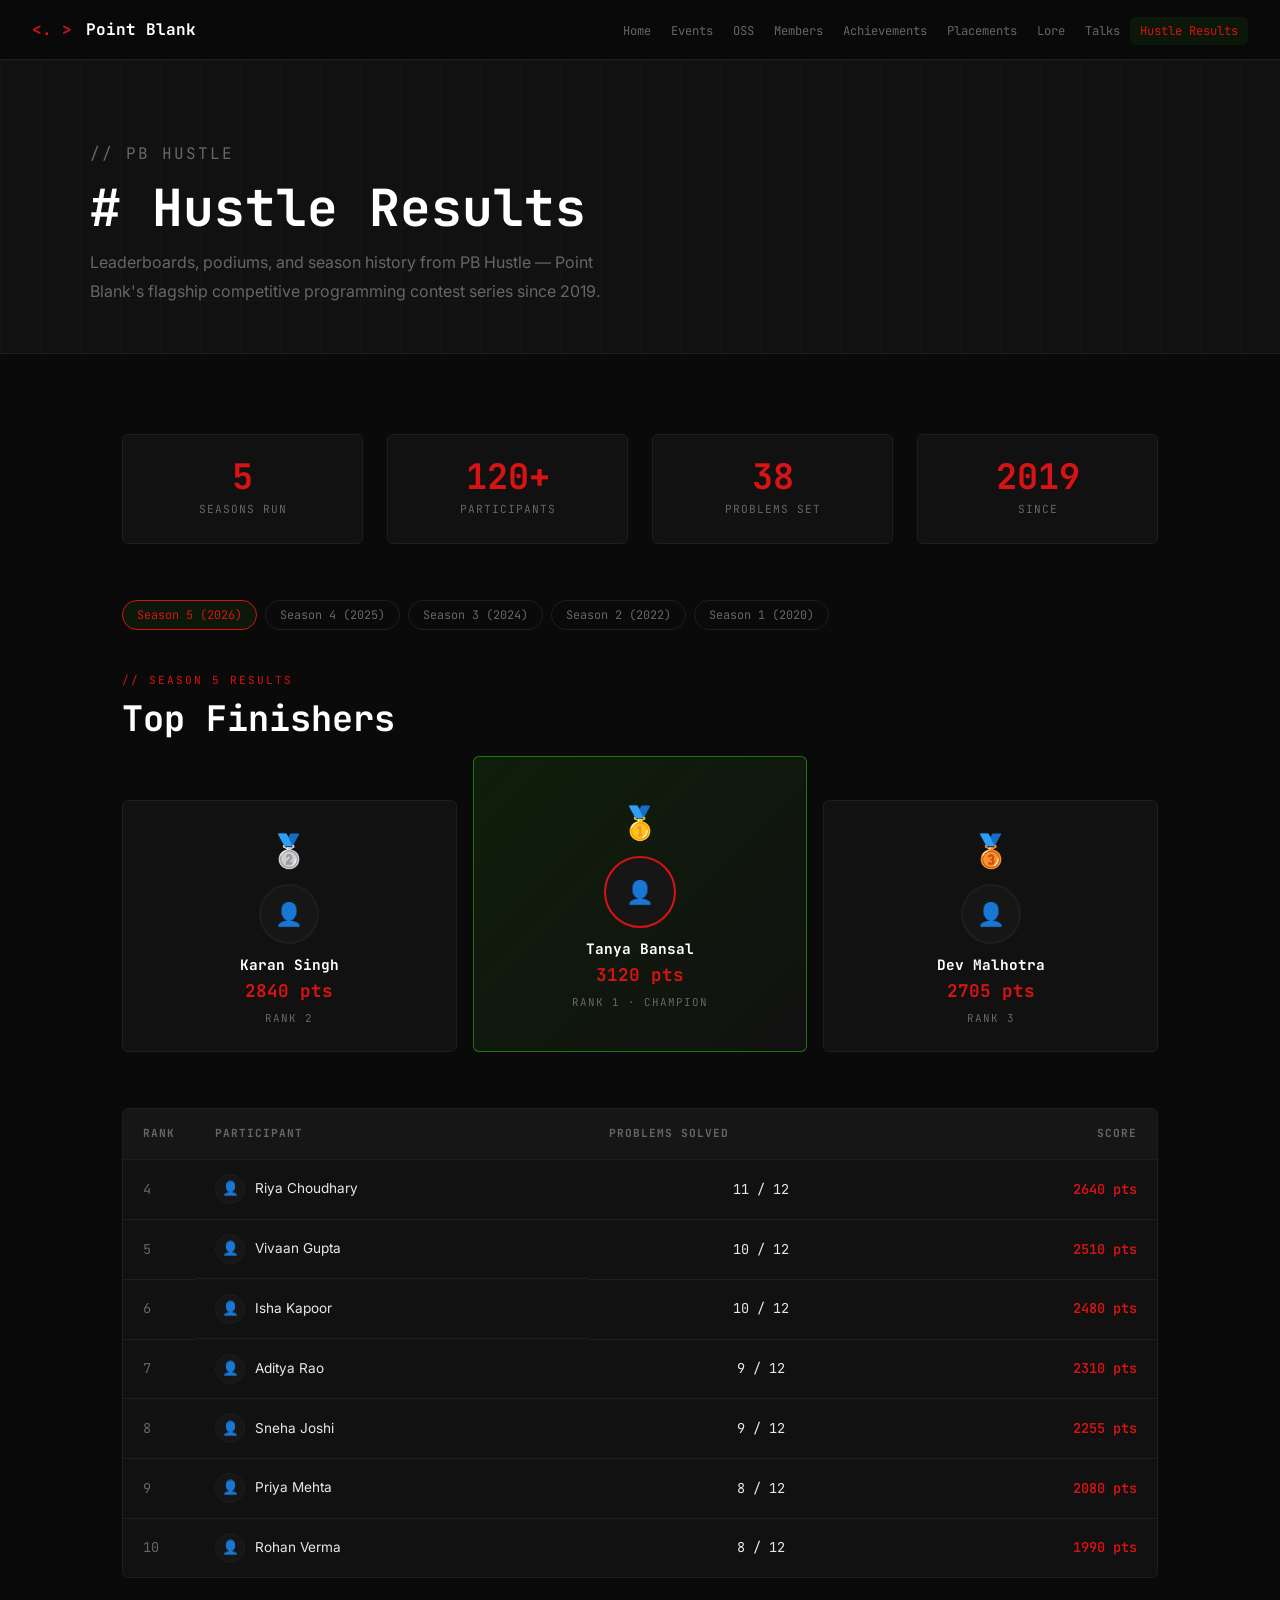
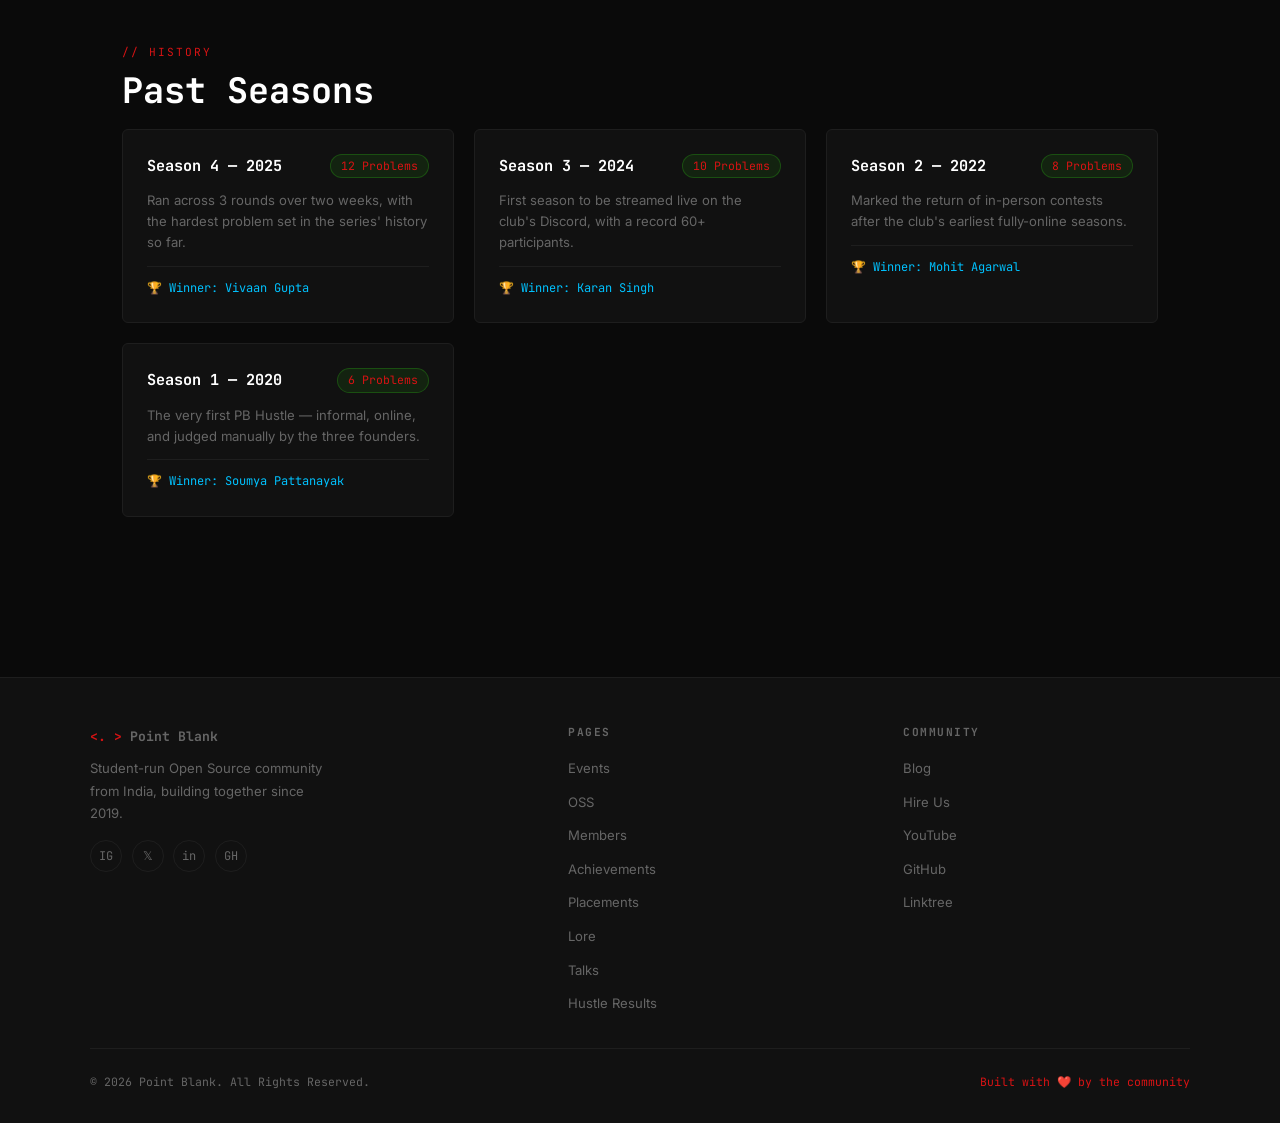
<file: hustle.html>
<!DOCTYPE html>
<html lang="en">
<head>
  <meta charset="UTF-8" />
  <meta name="viewport" content="width=device-width, initial-scale=1.0" />
  <title>Hustle Results — Point Blank</title>
  <meta name="description" content="Leaderboards and results from PB Hustle, Point Blank's flagship competitive programming contest series." />

  <!-- Google Fonts -->
  <link rel="preconnect" href="https://fonts.googleapis.com" />
  <link
    href="https://fonts.googleapis.com/css2?family=Inter:wght@400;500;600&family=JetBrains+Mono:wght@400;600;700&display=swap"
    rel="stylesheet"
  />

  <!-- Shared styles (tokens, reset, navbar, footer, utilities) -->
  <link rel="stylesheet" href="styles.css" />

  <!-- Page-specific styles (stats, podium, leaderboard, seasons) -->
  <link rel="stylesheet" href="hustle.css" />
</head>
<body>

  <!-- =====================================================
       NAVBAR — identical markup to other pages.
       "active" class moved to the Hustle Results link.
       ===================================================== -->
  <nav class="navbar">
    <a href="index.html" class="logo">
      <span class="bracket">&lt;. &gt;</span>&nbsp;Point Blank
    </a>

    <div class="hamburger" id="hamburger">
      <span></span>
      <span></span>
      <span></span>
    </div>

    <ul class="nav-links" id="navLinks">
      <li><a href="index.html">Home</a></li>
      <li><a href="events.html">Events</a></li>
      <li><a href="oss.html">OSS</a></li>
      <li><a href="members.html">Members</a></li>
      <li><a href="achievements.html">Achievements</a></li>
      <li><a href="placements.html">Placements</a></li>
      <li><a href="lore.html">Lore</a></li>
      <li><a href="talks.html">Talks</a></li>
      <li><a href="hustle.html" class="active">Hustle Results</a></li>
    </ul>
  </nav>


  <!-- =====================================================
       PAGE HERO
       ===================================================== -->
  <div class="page-hero bg-grid">
    <div class="page-hero-inner">
      <p class="section-label">// pb hustle</p>
      <h1># Hustle Results</h1>
      <p>
        Leaderboards, podiums, and season history from PB Hustle —
        Point Blank's flagship competitive programming contest series since 2019.
      </p>
    </div>
  </div>


  <!-- =====================================================
       MAIN CONTENT
       ===================================================== -->
  <section class="section">
    <div class="container">

      <!-- ── STATS STRIP ──────────────────────────────────
           Headline numbers for the PB Hustle series.
           ───────────────────────────────────────────────── -->
      <div class="hustle-stats">
        <div class="hustle-stat-card">
          <div class="hustle-stat-num">5</div>
          <div class="hustle-stat-label">Seasons Run</div>
        </div>
        <div class="hustle-stat-card">
          <div class="hustle-stat-num">120+</div>
          <div class="hustle-stat-label">Participants</div>
        </div>
        <div class="hustle-stat-card">
          <div class="hustle-stat-num">38</div>
          <div class="hustle-stat-label">Problems Set</div>
        </div>
        <div class="hustle-stat-card">
          <div class="hustle-stat-num">2019</div>
          <div class="hustle-stat-label">Since</div>
        </div>
      </div>


      <!-- ── SEASON FILTER BAR ─────────────────────────────
           In a live site this would swap the podium and
           leaderboard data per season. Season 5 shown below.
           ───────────────────────────────────────────────── -->
      <div class="filter-bar" id="filterBar">
        <button class="filter-btn active" data-season="5">Season 5 (2026)</button>
        <button class="filter-btn" data-season="4">Season 4 (2025)</button>
        <button class="filter-btn" data-season="3">Season 3 (2024)</button>
        <button class="filter-btn" data-season="2">Season 2 (2022)</button>
        <button class="filter-btn" data-season="1">Season 1 (2020)</button>
      </div>


      <!-- ── PODIUM (TOP 3) ────────────────────────────────
           Highlight cards for the top 3 finishers of the
           currently selected season.
           ───────────────────────────────────────────────── -->
      <p class="section-label">// season 5 results</p>
      <h2 class="section-title">Top Finishers</h2>

      <div class="podium">

        <!-- Rank 2 -->
        <div class="podium-card rank-2">
          <div class="podium-medal">🥈</div>
          <div class="podium-avatar">👤</div>
          <h3>Karan Singh</h3>
          <div class="podium-score">2840 pts</div>
          <div class="podium-rank-label">Rank 2</div>
        </div>

        <!-- Rank 1 (taller, centred) -->
        <div class="podium-card rank-1">
          <div class="podium-medal">🥇</div>
          <div class="podium-avatar">👤</div>
          <h3>Tanya Bansal</h3>
          <div class="podium-score">3120 pts</div>
          <div class="podium-rank-label">Rank 1 · Champion</div>
        </div>

        <!-- Rank 3 -->
        <div class="podium-card rank-3">
          <div class="podium-medal">🥉</div>
          <div class="podium-avatar">👤</div>
          <h3>Dev Malhotra</h3>
          <div class="podium-score">2705 pts</div>
          <div class="podium-rank-label">Rank 3</div>
        </div>

      </div><!-- /podium -->


      <!-- ── FULL LEADERBOARD ──────────────────────────────
           Ranks 4 onward, in a sortable-looking table.
           ───────────────────────────────────────────────── -->
      <div class="leaderboard-wrap">
        <table class="leaderboard">
          <thead>
            <tr>
              <th>Rank</th>
              <th>Participant</th>
              <th>Problems Solved</th>
              <th style="text-align:right;">Score</th>
            </tr>
          </thead>
          <tbody>

            <tr>
              <td class="lb-rank">4</td>
              <td class="lb-name">
                <span class="lb-avatar">👤</span> Riya Choudhary
              </td>
              <td class="lb-solved">11 / 12</td>
              <td class="lb-score">2640 pts</td>
            </tr>

            <tr>
              <td class="lb-rank">5</td>
              <td class="lb-name">
                <span class="lb-avatar">👤</span> Vivaan Gupta
              </td>
              <td class="lb-solved">10 / 12</td>
              <td class="lb-score">2510 pts</td>
            </tr>

            <tr>
              <td class="lb-rank">6</td>
              <td class="lb-name">
                <span class="lb-avatar">👤</span> Isha Kapoor
              </td>
              <td class="lb-solved">10 / 12</td>
              <td class="lb-score">2480 pts</td>
            </tr>

            <tr>
              <td class="lb-rank">7</td>
              <td class="lb-name">
                <span class="lb-avatar">👤</span> Aditya Rao
              </td>
              <td class="lb-solved">9 / 12</td>
              <td class="lb-score">2310 pts</td>
            </tr>

            <tr>
              <td class="lb-rank">8</td>
              <td class="lb-name">
                <span class="lb-avatar">👤</span> Sneha Joshi
              </td>
              <td class="lb-solved">9 / 12</td>
              <td class="lb-score">2255 pts</td>
            </tr>

            <tr>
              <td class="lb-rank">9</td>
              <td class="lb-name">
                <span class="lb-avatar">👤</span> Priya Mehta
              </td>
              <td class="lb-solved">8 / 12</td>
              <td class="lb-score">2080 pts</td>
            </tr>

            <tr>
              <td class="lb-rank">10</td>
              <td class="lb-name">
                <span class="lb-avatar">👤</span> Rohan Verma
              </td>
              <td class="lb-solved">8 / 12</td>
              <td class="lb-score">1990 pts</td>
            </tr>

          </tbody>
        </table>
      </div><!-- /leaderboard-wrap -->


      <!-- ── PAST SEASONS ──────────────────────────────────
           Quick summary cards for each previous season.
           ───────────────────────────────────────────────── -->
      <p class="section-label">// history</p>
      <h2 class="section-title">Past Seasons</h2>

      <div class="seasons-grid">

        <!-- Season 4 -->
        <div class="season-card">
          <div class="season-head">
            <h3>Season 4 — 2025</h3>
            <span class="tag">12 Problems</span>
          </div>
          <p>Ran across 3 rounds over two weeks, with the hardest problem set in the series' history so far.</p>
          <div class="season-winner">🏆 Winner: Vivaan Gupta</div>
        </div>

        <!-- Season 3 -->
        <div class="season-card">
          <div class="season-head">
            <h3>Season 3 — 2024</h3>
            <span class="tag">10 Problems</span>
          </div>
          <p>First season to be streamed live on the club's Discord, with a record 60+ participants.</p>
          <div class="season-winner">🏆 Winner: Karan Singh</div>
        </div>

        <!-- Season 2 -->
        <div class="season-card">
          <div class="season-head">
            <h3>Season 2 — 2022</h3>
            <span class="tag">8 Problems</span>
          </div>
          <p>Marked the return of in-person contests after the club's earliest fully-online seasons.</p>
          <div class="season-winner">🏆 Winner: Mohit Agarwal</div>
        </div>

        <!-- Season 1 -->
        <div class="season-card">
          <div class="season-head">
            <h3>Season 1 — 2020</h3>
            <span class="tag">6 Problems</span>
          </div>
          <p>The very first PB Hustle — informal, online, and judged manually by the three founders.</p>
          <div class="season-winner">🏆 Winner: Soumya Pattanayak</div>
        </div>

      </div><!-- /seasons-grid -->

    </div>
  </section>


  <!-- =====================================================
       FOOTER — identical markup to other pages.
       ===================================================== -->
  <footer class="footer">
    <div class="footer-inner">

      <div class="footer-brand">
        <p class="footer-logo">
          <span class="bracket">&lt;. &gt;</span> Point Blank
        </p>
        <p>Student-run Open Source community from India, building together since 2019.</p>
        <div class="footer-social">
          <a href="https://instagram.com/pointblank_club_" target="_blank" rel="noopener noreferrer" title="Instagram">IG</a>
          <a href="https://x.com/pointblank_club"           target="_blank" rel="noopener noreferrer" title="X">𝕏</a>
          <a href="https://linkedin.com/company/pointblank-club" target="_blank" rel="noopener noreferrer" title="LinkedIn">in</a>
          <a href="https://github.com/pointblank-club"      target="_blank" rel="noopener noreferrer" title="GitHub">GH</a>
        </div>
      </div>

      <div class="footer-col">
        <h4>Pages</h4>
        <ul>
          <li><a href="events.html">Events</a></li>
          <li><a href="oss.html">OSS</a></li>
          <li><a href="members.html">Members</a></li>
          <li><a href="achievements.html">Achievements</a></li>
          <li><a href="placements.html">Placements</a></li>
          <li><a href="lore.html">Lore</a></li>
          <li><a href="talks.html">Talks</a></li>
          <li><a href="hustle.html">Hustle Results</a></li>
        </ul>
      </div>

      <div class="footer-col">
        <h4>Community</h4>
        <ul>
          <li><a href="https://blog.pointblank.club"         target="_blank" rel="noopener noreferrer">Blog</a></li>
          <li><a href="https://careers.pointblank.club"      target="_blank" rel="noopener noreferrer">Hire Us</a></li>
          <li><a href="https://youtube.com/@pointblank_club" target="_blank" rel="noopener noreferrer">YouTube</a></li>
          <li><a href="https://github.com/pointblank-club"   target="_blank" rel="noopener noreferrer">GitHub</a></li>
          <li><a href="https://linktr.ee/pointblank_club"    target="_blank" rel="noopener noreferrer">Linktree</a></li>
        </ul>
      </div>

    </div>

    <div class="footer-bottom">
      <span>© 2026 Point Blank. All Rights Reserved.</span>
      <span class="text-accent">Built with ❤️ by the community</span>
    </div>
  </footer>


  <!-- =====================================================
       JAVASCRIPT
       Shared script.js handles:
         1. Hamburger menu toggle
         2. Season filter button state (visual toggle only —
            see the TODO comment inside script.js for where
            real per-season data swapping would go)
       ===================================================== -->
  <script src="script.js"></script>

</body>
</html>
</file>
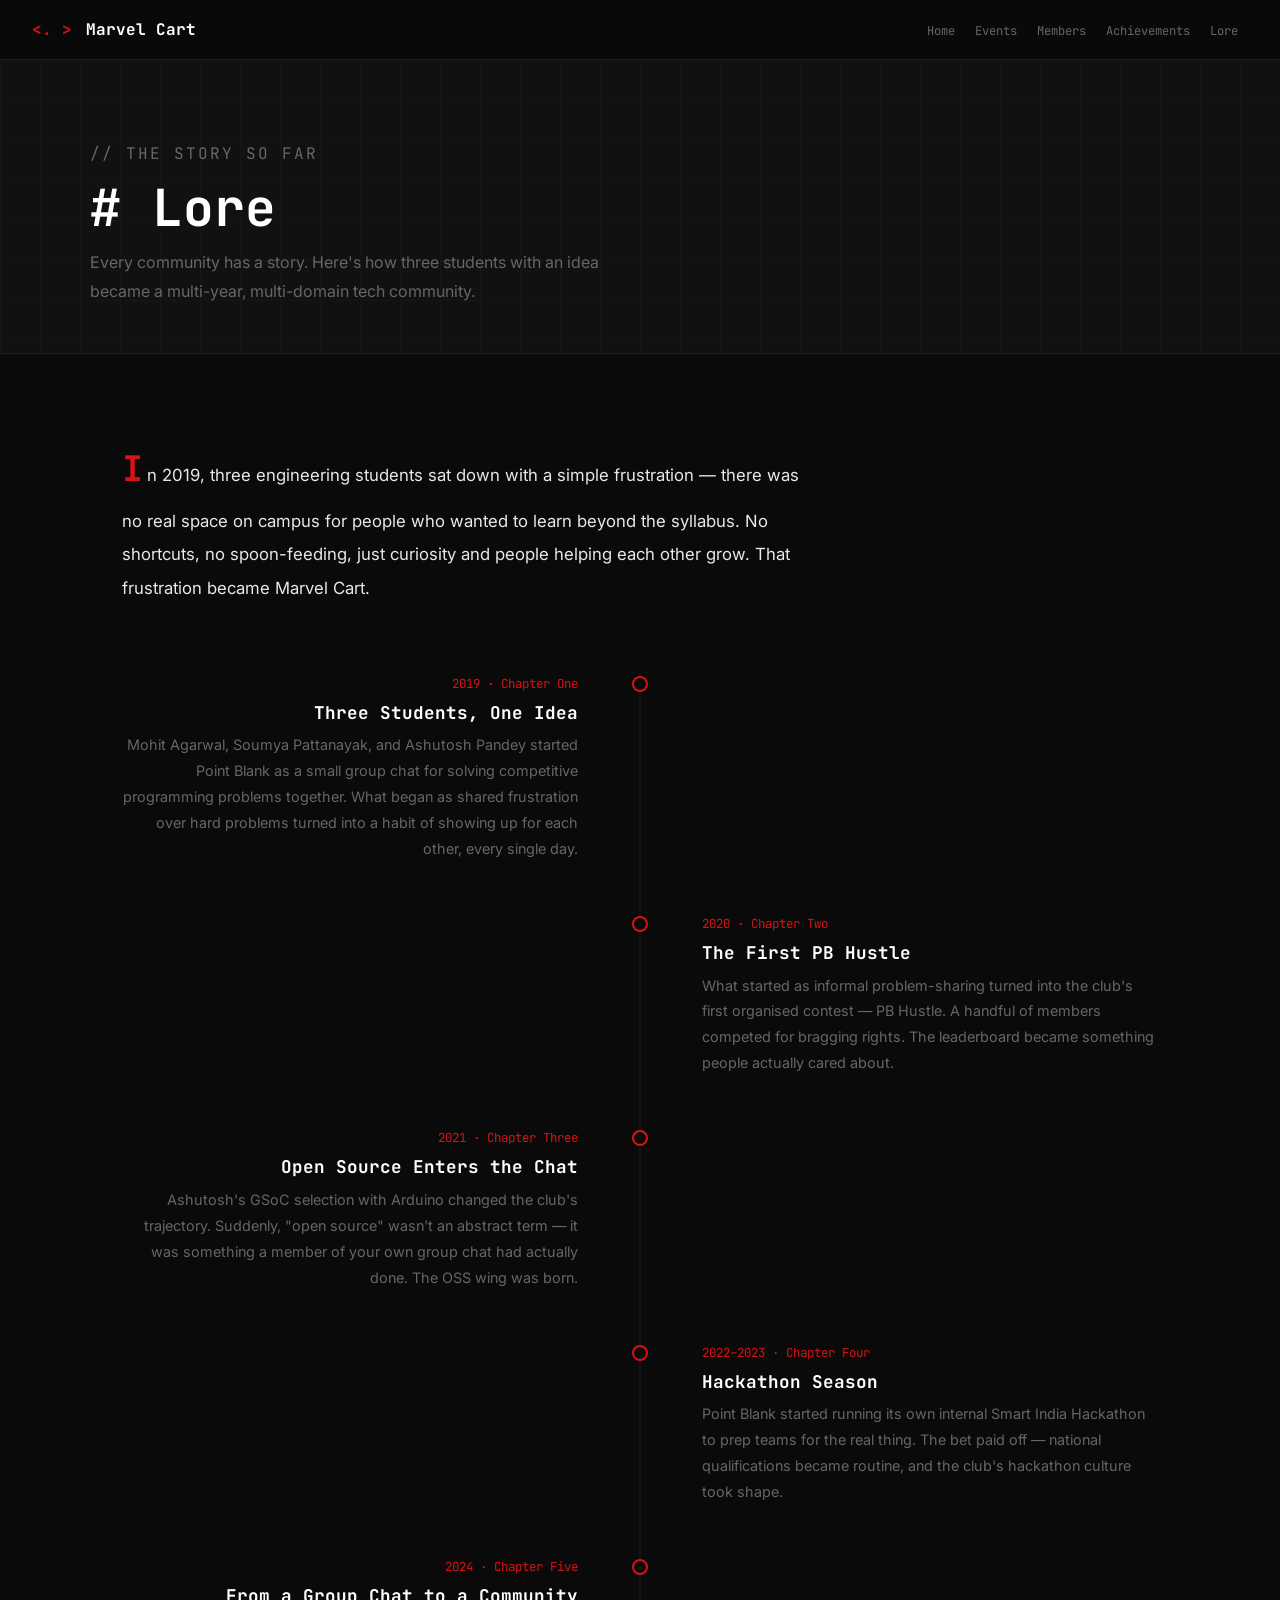
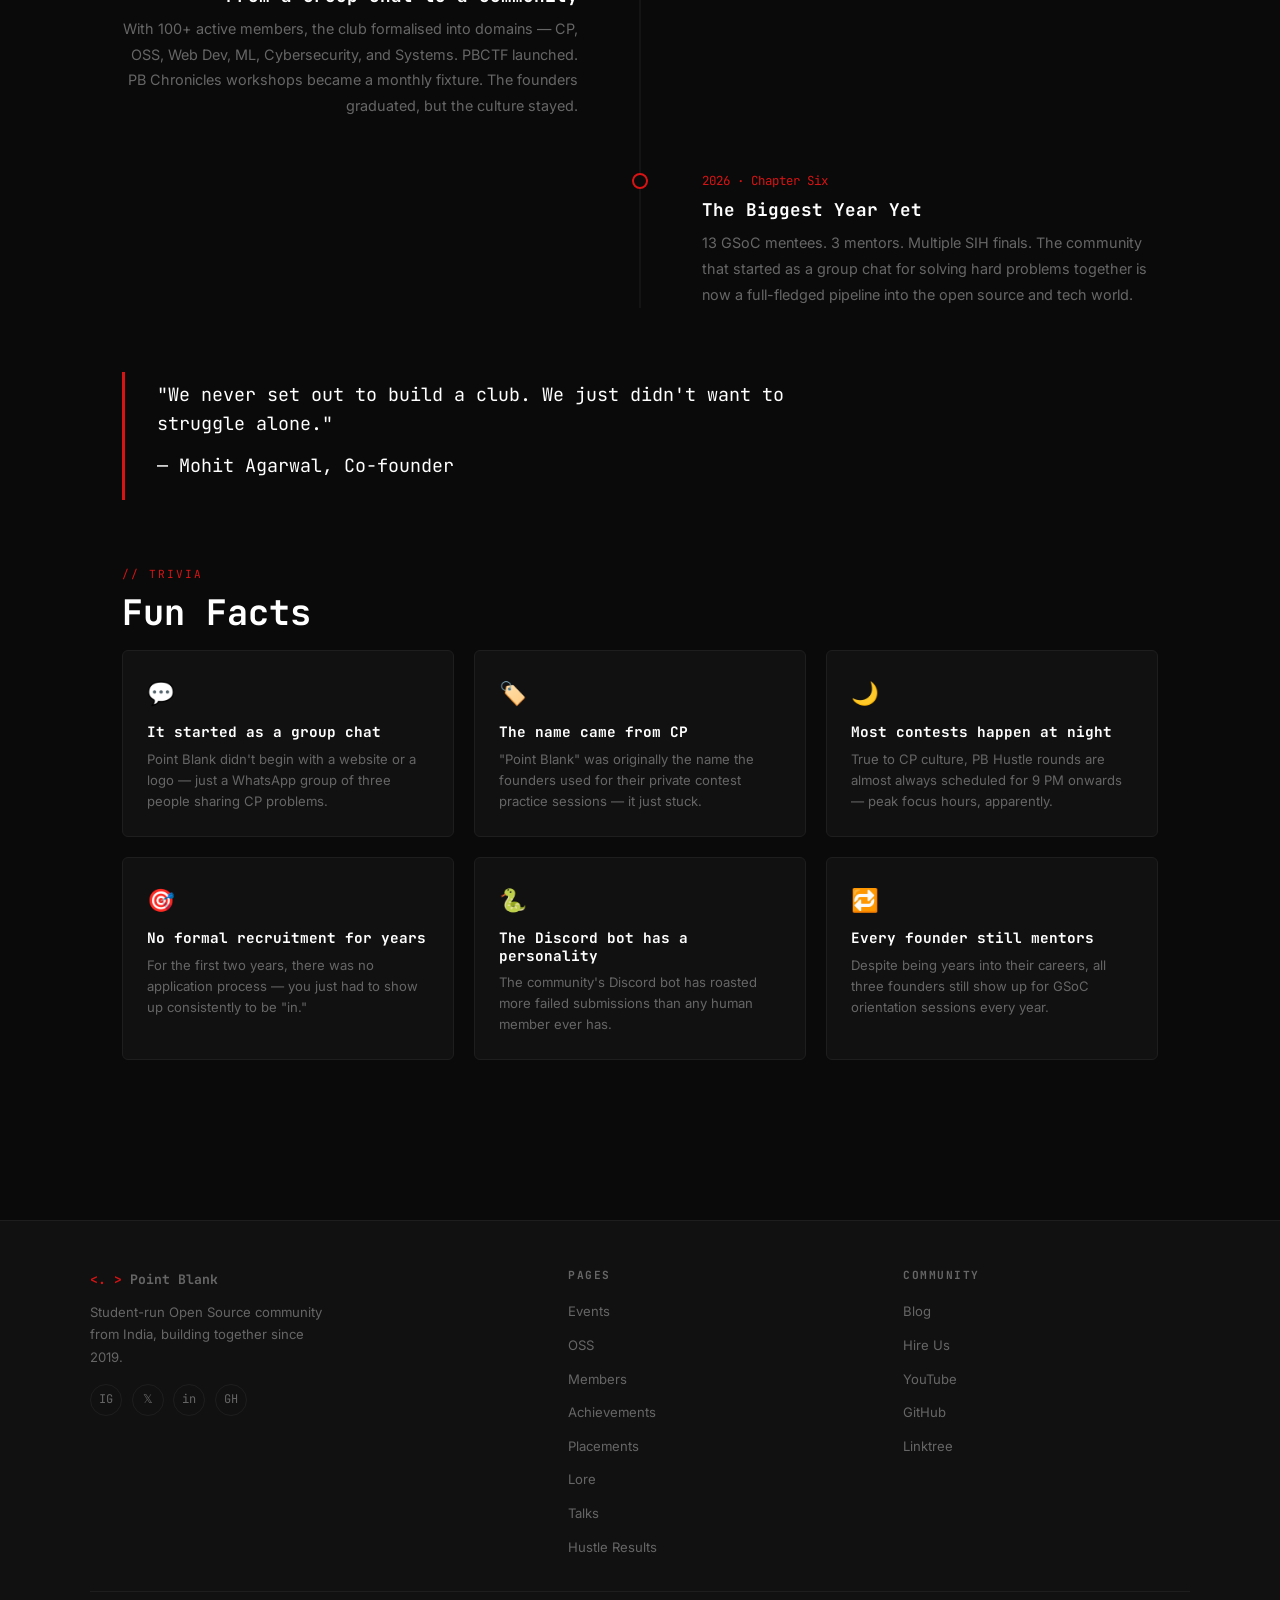
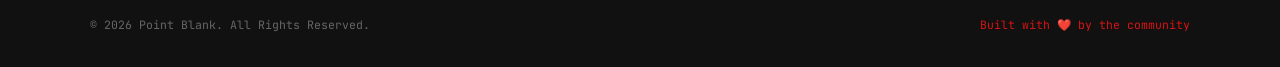
<file: lore.html>
<!DOCTYPE html>
<html lang="en">
<head>
  <meta charset="UTF-8" />
  <meta name="viewport" content="width=device-width, initial-scale=1.0" />
  <title>Lore — Marvel Cart</title>
  <meta name="description" content="The founding story and history of Marvel Cart — a student-run Open Source community from India." />

  <!-- Google Fonts -->
  <link rel="preconnect" href="https://fonts.googleapis.com" />
  <link
    href="https://fonts.googleapis.com/css2?family=Inter:wght@400;500;600&family=JetBrains+Mono:wght@400;600;700&display=swap"
    rel="stylesheet"
  />

  <!-- Shared styles (tokens, reset, navbar, footer, utilities) -->
  <link rel="stylesheet" href="styles.css" />

  <!-- Page-specific styles (story intro, timeline, quote, facts) -->
  <link rel="stylesheet" href="lore.css" />
</head>
<body>

  <!-- =====================================================
       NAVBAR — identical markup to other pages.
       "active" class moved to the Lore link.
       ===================================================== -->
  <nav class="navbar">
    <a href="index.html" class="logo">
      <span class="bracket">&lt;. &gt;</span>&nbsp;Marvel Cart
    </a>

    <div class="hamburger" id="hamburger">
      <span></span>
      <span></span>
      <span></span>
    </div>

    <ul class="nav-links" id="navLinks">
      <li><a href="index.html">Home</a></li>
      <li><a href="events.html">Events</a></li>
      <!-- <li><a href="oss.html">OSS</a></li> -->
      <li><a href="members.html">Members</a></li>
      <li><a href="achievements.html">Achievements</a></li>
      <!-- <li><a href="placements.html">Placements</a></li> -->
      <li><a href="lore.html">Lore</a></li>
      <!-- <li><a href="talks.html">Talks</a></li> -->
      <!-- <li><a href="hustle.html">Hustle Results</a></li> -->
    </ul>
  </nav>


  <!-- =====================================================
       PAGE HERO
       ===================================================== -->
  <div class="page-hero bg-grid">
    <div class="page-hero-inner">
      <p class="section-label">// the story so far</p>
      <h1># Lore</h1>
      <p>
        Every community has a story. Here's how three students with an idea
        became a multi-year, multi-domain tech community.
      </p>
    </div>
  </div>


  <!-- =====================================================
       MAIN CONTENT
       ===================================================== -->
  <section class="section">
    <div class="container">

      <!-- ── STORY INTRO ──────────────────────────────────
           Opening paragraph styled with a drop-cap.
           ───────────────────────────────────────────────── -->
      <div class="story-intro">
        <p>
          In 2019, three engineering students sat down with a simple frustration —
          there was no real space on campus for people who wanted to learn beyond
          the syllabus. No shortcuts, no spoon-feeding, just curiosity and people
          helping each other grow. That frustration became Marvel Cart.
        </p>
      </div>


      <!-- ── LORE TIMELINE ─────────────────────────────────
           Alternating chapter-style timeline of the club's
           history. Each .lore-chapter is either left-aligned
           (default) or right-aligned (.right class).
           ───────────────────────────────────────────────── -->
      <div class="lore-timeline">

        <!-- Chapter 1: Founding (left) -->
        <div class="lore-chapter">
          <div class="lore-content">
            <span class="lore-chapter-year">2019 · Chapter One</span>
            <h3>Three Students, One Idea</h3>
            <p>
              Mohit Agarwal, Soumya Pattanayak, and Ashutosh Pandey started Point Blank
              as a small group chat for solving competitive programming problems together.
              What began as shared frustration over hard problems turned into a habit of
              showing up for each other, every single day.
            </p>
          </div>
          <span class="lore-dot"></span>
          <div></div>
        </div>

        <!-- Chapter 2: First contest (right) -->
        <div class="lore-chapter right">
          <div></div>
          <span class="lore-dot"></span>
          <div class="lore-content">
            <span class="lore-chapter-year">2020 · Chapter Two</span>
            <h3>The First PB Hustle</h3>
            <p>
              What started as informal problem-sharing turned into the club's first
              organised contest — PB Hustle. A handful of members competed for bragging
              rights. The leaderboard became something people actually cared about.
            </p>
          </div>
        </div>

        <!-- Chapter 3: Open source begins (left) -->
        <div class="lore-chapter">
          <div class="lore-content">
            <span class="lore-chapter-year">2021 · Chapter Three</span>
            <h3>Open Source Enters the Chat</h3>
            <p>
              Ashutosh's GSoC selection with Arduino changed the club's trajectory.
              Suddenly, "open source" wasn't an abstract term — it was something a
              member of your own group chat had actually done. The OSS wing was born.
            </p>
          </div>
          <span class="lore-dot"></span>
          <div></div>
        </div>

        <!-- Chapter 4: SIH wins (right) -->
        <div class="lore-chapter right">
          <div></div>
          <span class="lore-dot"></span>
          <div class="lore-content">
            <span class="lore-chapter-year">2022–2023 · Chapter Four</span>
            <h3>Hackathon Season</h3>
            <p>
              Point Blank started running its own internal Smart India Hackathon to
              prep teams for the real thing. The bet paid off — national qualifications
              became routine, and the club's hackathon culture took shape.
            </p>
          </div>
        </div>

        <!-- Chapter 5: Growth & structure (left) -->
        <div class="lore-chapter">
          <div class="lore-content">
            <span class="lore-chapter-year">2024 · Chapter Five</span>
            <h3>From a Group Chat to a Community</h3>
            <p>
              With 100+ active members, the club formalised into domains — CP, OSS,
              Web Dev, ML, Cybersecurity, and Systems. PBCTF launched. PB Chronicles
              workshops became a monthly fixture. The founders graduated, but the
              culture stayed.
            </p>
          </div>
          <span class="lore-dot"></span>
          <div></div>
        </div>

        <!-- Chapter 6: GSoC 2026 (right) -->
        <div class="lore-chapter right">
          <div></div>
          <span class="lore-dot"></span>
          <div class="lore-content">
            <span class="lore-chapter-year">2026 · Chapter Six</span>
            <h3>The Biggest Year Yet</h3>
            <p>
              13 GSoC mentees. 3 mentors. Multiple SIH finals. The community that
              started as a group chat for solving hard problems together is now a
              full-fledged pipeline into the open source and tech world.
            </p>
          </div>
        </div>

      </div><!-- /lore-timeline -->


      <!-- ── PULL QUOTE ────────────────────────────────────
           A reflective quote breaking up the timeline.
           ───────────────────────────────────────────────── -->
      <div class="lore-quote">
        <p>"We never set out to build a club. We just didn't want to struggle alone."</p>
        <p class="lore-quote-author">— Mohit Agarwal, Co-founder</p>
      </div>


      <!-- ── FUN FACTS ─────────────────────────────────────
           Light trivia about the club's history.
           ───────────────────────────────────────────────── -->
      <p class="section-label">// trivia</p>
      <h2 class="section-title">Fun Facts</h2>

      <div class="facts-grid">

        <div class="fact-card">
          <div class="fact-icon">💬</div>
          <h3>It started as a group chat</h3>
          <p>Point Blank didn't begin with a website or a logo — just a WhatsApp group of three people sharing CP problems.</p>
        </div>

        <div class="fact-card">
          <div class="fact-icon">🏷️</div>
          <h3>The name came from CP</h3>
          <p>"Point Blank" was originally the name the founders used for their private contest practice sessions — it just stuck.</p>
        </div>

        <div class="fact-card">
          <div class="fact-icon">🌙</div>
          <h3>Most contests happen at night</h3>
          <p>True to CP culture, PB Hustle rounds are almost always scheduled for 9 PM onwards — peak focus hours, apparently.</p>
        </div>

        <div class="fact-card">
          <div class="fact-icon">🎯</div>
          <h3>No formal recruitment for years</h3>
          <p>For the first two years, there was no application process — you just had to show up consistently to be "in."</p>
        </div>

        <div class="fact-card">
          <div class="fact-icon">🐍</div>
          <h3>The Discord bot has a personality</h3>
          <p>The community's Discord bot has roasted more failed submissions than any human member ever has.</p>
        </div>

        <div class="fact-card">
          <div class="fact-icon">🔁</div>
          <h3>Every founder still mentors</h3>
          <p>Despite being years into their careers, all three founders still show up for GSoC orientation sessions every year.</p>
        </div>

      </div><!-- /facts-grid -->

    </div>
  </section>


  <!-- =====================================================
       FOOTER — identical markup to other pages.
       ===================================================== -->
  <footer class="footer">
    <div class="footer-inner">

      <div class="footer-brand">
        <p class="footer-logo">
          <span class="bracket">&lt;. &gt;</span> Point Blank
        </p>
        <p>Student-run Open Source community from India, building together since 2019.</p>
        <div class="footer-social">
          <a href="https://instagram.com/pointblank_club_" target="_blank" rel="noopener noreferrer" title="Instagram">IG</a>
          <a href="https://x.com/pointblank_club"           target="_blank" rel="noopener noreferrer" title="X">𝕏</a>
          <a href="https://linkedin.com/company/pointblank-club" target="_blank" rel="noopener noreferrer" title="LinkedIn">in</a>
          <a href="https://github.com/pointblank-club"      target="_blank" rel="noopener noreferrer" title="GitHub">GH</a>
        </div>
      </div>

      <div class="footer-col">
        <h4>Pages</h4>
        <ul>
          <li><a href="events.html">Events</a></li>
          <li><a href="oss.html">OSS</a></li>
          <li><a href="members.html">Members</a></li>
          <li><a href="achievements.html">Achievements</a></li>
          <li><a href="placements.html">Placements</a></li>
          <li><a href="lore.html">Lore</a></li>
          <li><a href="talks.html">Talks</a></li>
          <li><a href="hustle.html">Hustle Results</a></li>
        </ul>
      </div>

      <div class="footer-col">
        <h4>Community</h4>
        <ul>
          <li><a href="https://blog.pointblank.club"         target="_blank" rel="noopener noreferrer">Blog</a></li>
          <li><a href="https://careers.pointblank.club"      target="_blank" rel="noopener noreferrer">Hire Us</a></li>
          <li><a href="https://youtube.com/@pointblank_club" target="_blank" rel="noopener noreferrer">YouTube</a></li>
          <li><a href="https://github.com/pointblank-club"   target="_blank" rel="noopener noreferrer">GitHub</a></li>
          <li><a href="https://linktr.ee/pointblank_club"    target="_blank" rel="noopener noreferrer">Linktree</a></li>
        </ul>
      </div>

    </div>

    <div class="footer-bottom">
      <span>© 2026 Point Blank. All Rights Reserved.</span>
      <span class="text-accent">Built with ❤️ by the community</span>
    </div>
  </footer>


  <!-- =====================================================
       JAVASCRIPT
       Shared script.js handles the hamburger menu toggle.
       (This page has no filters.)
       ===================================================== -->
  <script src="script.js"></script>

</body>
</html>
</file>
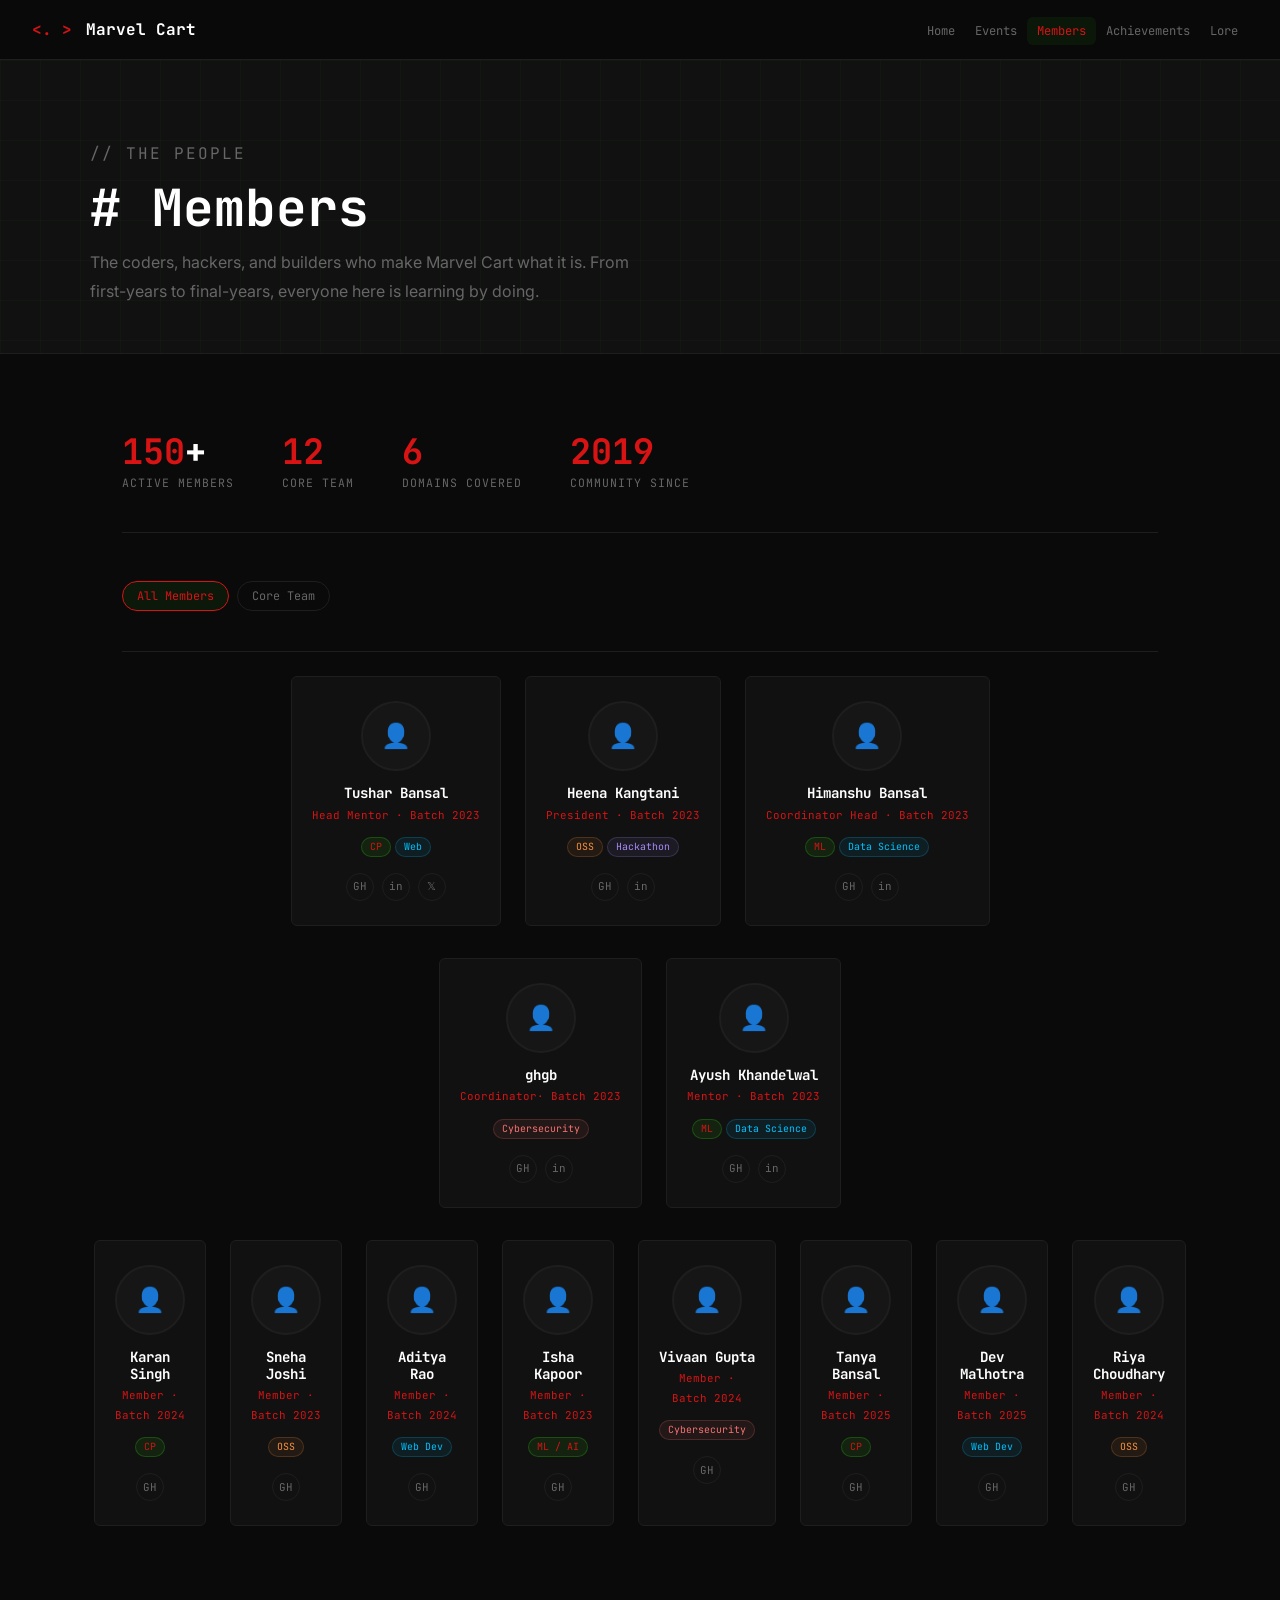
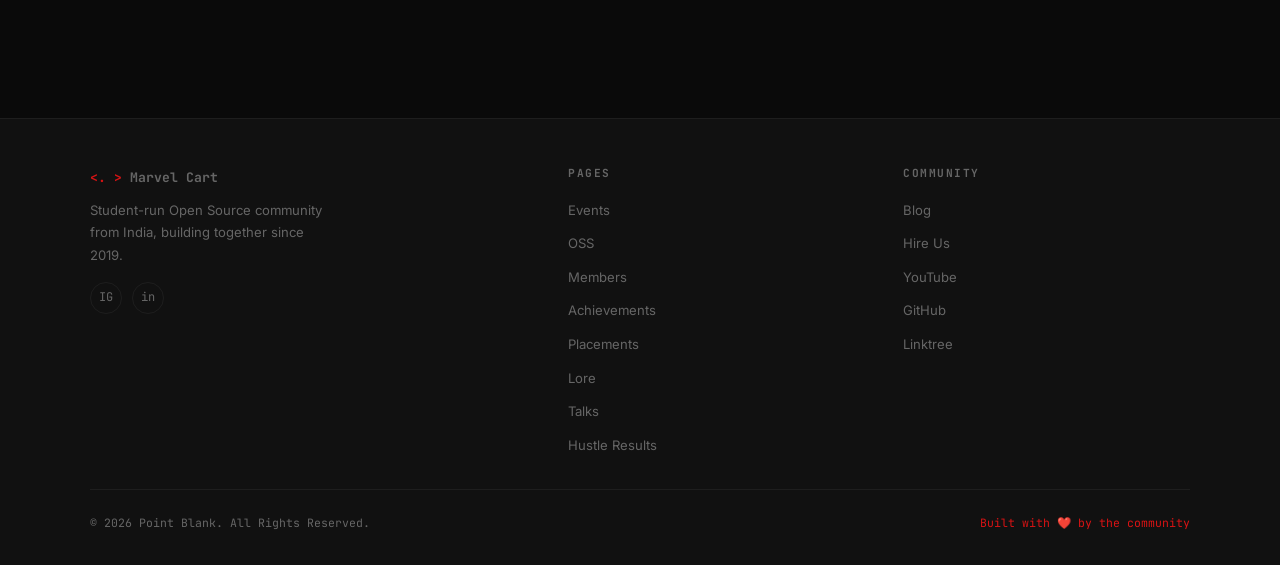
<file: members.html>
<!DOCTYPE html>
<html lang="en">
<head>
  <meta charset="UTF-8" />
  <meta name="viewport" content="width=device-width, initial-scale=1.0" />
  <title>Members — Marvel Cart</title>
  <meta name="description" content="Meet the coders, hackers, and builders of Marvel Cart — a student-run Open Source community from India." />

  <!-- Google Fonts -->
  <link rel="preconnect" href="https://fonts.googleapis.com" />
  <link
    href="https://fonts.googleapis.com/css2?family=Inter:wght@400;500;600&family=JetBrains+Mono:wght@400;600;700&display=swap"
    rel="stylesheet"
  />

  <!-- Shared styles (tokens, reset, navbar, footer, utilities) -->
  <link rel="stylesheet" href="styles.css" />

  <!-- Page-specific styles (stats, filter bar, member cards) -->
  <link rel="stylesheet" href="members.css" />
</head>
<body>

  <!-- =====================================================
       NAVBAR — identical markup to other pages.
       "active" class moved to the Members link.
       ===================================================== -->
  <nav class="navbar">
    <a href="index.html" class="logo">
      <span class="bracket">&lt;. &gt;</span>&nbsp;Marvel Cart
    </a>

    <div class="hamburger" id="hamburger">
      <span></span>
      <span></span>
      <span></span>
    </div>

    <ul class="nav-links" id="navLinks">
      <li><a href="index.html">Home</a></li>
      <li><a href="events.html">Events</a></li>
      <!--<li><a href="oss.html">OSS</a></li>-->
      <li><a href="members.html" class="active">Members</a></li>
      <li><a href="achievements.html">Achievements</a></li>
      <!--<li><a href="placements.html">Placements</a></li>-->
      <li><a href="lore.html">Lore</a></li>
     <!-- <li><a href="talks.html">Talks</a></li>
      <li><a href="hustle.html">Hustle Results</a></li>-->
    </ul>
  </nav>


  <!-- =====================================================
       PAGE HERO
       ===================================================== -->
  <div class="page-hero bg-grid">
    <div class="page-hero-inner">
      <p class="section-label">// the people</p>
      <h1># Members</h1>
      <p>
        The coders, hackers, and builders who make Marvel Cart what it is.
        From first-years to final-years, everyone here is learning by doing.
      </p>
    </div>
  </div>


  <!-- =====================================================
       MAIN CONTENT
       ===================================================== -->
  <section class="section">
    <div class="container">

      <!-- ── STATS STRIP ──────────────────────────────────
           Quick numeric overview of the community.
           ───────────────────────────────────────────────── -->
      <div class="members-stats">
        <div class="members-stat">
          <div class="members-stat-num">150<span class="text-white">+</span></div>
          <div class="members-stat-label">Active Members</div>
        </div>
        <div class="members-stat">
          <div class="members-stat-num">12</div>
          <div class="members-stat-label">Core Team</div>
        </div>
        <div class="members-stat">
          <div class="members-stat-num">6</div>
          <div class="members-stat-label">Domains Covered</div>
        </div>
        <div class="members-stat">
          <div class="members-stat-num">2019</div>
          <div class="members-stat-label">Community Since</div>
        </div>
      </div>


      <!-- ── DOMAIN FILTER BAR ────────────────────────────
           Filters the member grid by domain. JS toggles
           .active and shows/hides cards by data-domain.
           ───────────────────────────────────────────────── -->
      <div class="filter-bar" id="filterBar">
        <button class="filter-btn active" data-filter="all">All Members</button>
        <button class="filter-btn" data-filter="core">Core Team</button>
        <!--button class="filter-btn" data-filter="cp">Competitive Programming</button>
        <button class="filter-btn" data-filter="oss">Open Source</button>
        <button class="filter-btn" data-filter="web">Web Dev</button>
        <button class="filter-btn" data-filter="ml">ML / AI</button>
        <button class="filter-btn" data-filter="cyber">Cybersecurity</button>-->
      </div>  


      <!-- ── CORE TEAM SECTION ────────────────────────────
           Leadership / coordinator-level members shown first.
           ───────────────────────────────────────────────── -->
      <div class="batch-heading">
        <!-- <h3>// Core Team</h3> -->
      </div>

      <div class="members-grid-4th">

        <!-- Member: Head Mentor -->
        <div class="member-card" data-domain="core">
          <div class="member-avatar">👤</div>
          <h3>Tushar Bansal</h3>
          <p class="member-role">Head Mentor · Batch 2023</p>
          <div class="member-domains">
            <span class="tag">CP</span>
            <span class="tag tag-blue">Web</span>
          </div>
          <div class="member-social">
            <a href="#" title="GitHub">GH</a>
            <a href="#" title="LinkedIn">in</a>
            <a href="#" title="Twitter">𝕏</a>
          </div>
        </div>

        <!-- Member: President -->
        <div class="member-card" data-domain="core">
          <div class="member-avatar">👤</div>
          <h3>Heena Kangtani</h3>
          <p class="member-role">President · Batch 2023</p>
          <div class="member-domains">
            <span class="tag tag-orange">OSS</span>
            <span class="tag tag-purple">Hackathon</span>
          </div>
          <div class="member-social">
            <a href="#" title="GitHub">GH</a>
            <a href="#" title="LinkedIn">in</a>
          </div>
        </div>

        <!-- Member: Coordinator Head -->
        <div class="member-card" data-domain="core">
          <div class="member-avatar">👤</div>
          <h3>Himanshu Bansal</h3>
          <p class="member-role">Coordinator Head · Batch 2023</p>
          <div class="member-domains">
            <span class="tag">ML</span>
            <span class="tag tag-blue">Data Science</span>
          </div>
          <div class="member-social">
            <a href="#" title="GitHub">GH</a>
            <a href="#" title="LinkedIn">in</a>
          </div>
        </div>
      </div>
        
      <div class="members-grid-3rd">
        <!-- Member: General Secretary -->
        <div class="member-card" data-domain="core">
          <div class="member-avatar">👤</div>
          <h3>ghgb</h3>
          <p class="member-role">Coordinator· Batch 2023</p>
          <div class="member-domains">
            <span class="tag" style="color:#f87171; background:rgba(248,113,113,0.08); border-color:rgba(248,113,113,0.2);">Cybersecurity</span>
          </div>
          <div class="member-social">
            <a href="#" title="GitHub">GH</a>
            <a href="#" title="LinkedIn">in</a>
          </div>
        </div> 

<!-- Member: -->
        <div class="member-card" data-domain="core">
          <div class="member-avatar">👤</div>
          <h3>Ayush Khandelwal</h3>
          <p class="member-role">Mentor · Batch 2023</p>
          <div class="member-domains">
            <span class="tag">ML</span>
            <span class="tag tag-blue">Data Science</span>
          </div>
          <div class="member-social">
            <a href="#" title="GitHub">GH</a>
            <a href="#" title="LinkedIn">in</a>
          </div>
        </div>
      </div>
<!-- Member: -->
      <div class="members-grid">
        <!-- <div class="member-card" data-domain="core">
          <div class="member-avatar">👤</div>
          <h3>Ayush Khandelwal</h3>
          <p class="member-role">Mentor · Batch 2023</p>
          <div class="member-domains">
            <span class="tag">ML</span>
            <span class="tag tag-blue">Data Science</span>
          </div>
          <div class="member-social">
            <a href="#" title="GitHub">GH</a>
            <a href="#" title="LinkedIn">in</a>
          </div>
        </div> -->




        
      
      <!-- /members-grid (core) -->


      <!-- ── GENERAL MEMBERS SECTION ──────────────────────
           Rest of the active community, grouped loosely
           by primary domain for easy filtering.
           ───────────────────────────────────────────────── -->
      <!-- <div class="batch-heading">
        <!-- <h3>// Active Members</h3> -->
      <!-- </div> -->

      <div class="members-grid-heads" id="membersGrid">
      
        <!-- Member: CP -->
        <div class="member-card" data-domain="cp">
          <div class="member-avatar">👤</div>
          <h3>Karan Singh</h3>
          <p class="member-role">Member · Batch 2024</p>
          <div class="member-domains"><span class="tag">CP</span></div>
          <div class="member-social"><a href="#" title="GitHub">GH</a></div>
        </div>

        <!-- Member: OSS -->
        <div class="member-card" data-domain="oss">
          <div class="member-avatar">👤</div>
          <h3>Sneha Joshi</h3>
          <p class="member-role">Member · Batch 2023</p>
          <div class="member-domains"><span class="tag tag-orange">OSS</span></div>
          <div class="member-social"><a href="#" title="GitHub">GH</a></div>
        </div>

        <!-- Member: Web Dev -->
        <div class="member-card" data-domain="web">
          <div class="member-avatar">👤</div>
          <h3>Aditya Rao</h3>
          <p class="member-role">Member · Batch 2024</p>
          <div class="member-domains"><span class="tag tag-blue">Web Dev</span></div>
          <div class="member-social"><a href="#" title="GitHub">GH</a></div>
        </div>

        <!-- Member: ML -->
        <div class="member-card" data-domain="ml">
          <div class="member-avatar">👤</div>
          <h3>Isha Kapoor</h3>
          <p class="member-role">Member · Batch 2023</p>
          <div class="member-domains"><span class="tag">ML / AI</span></div>
          <div class="member-social"><a href="#" title="GitHub">GH</a></div>
        </div>

        <!-- Member: Cybersecurity -->
        <div class="member-card" data-domain="cyber">
          <div class="member-avatar">👤</div>
          <h3>Vivaan Gupta</h3>
          <p class="member-role">Member · Batch 2024</p>
          <div class="member-domains">
            <span class="tag" style="color:#f87171; background:rgba(248,113,113,0.08); border-color:rgba(248,113,113,0.2);">Cybersecurity</span>
          </div>
          <div class="member-social"><a href="#" title="GitHub">GH</a></div>
        </div>

        <!-- Member: CP -->
        <div class="member-card" data-domain="cp">
          <div class="member-avatar">👤</div>
          <h3>Tanya Bansal</h3>
          <p class="member-role">Member · Batch 2025</p>
          <div class="member-domains"><span class="tag">CP</span></div>
          <div class="member-social"><a href="#" title="GitHub">GH</a></div>
        </div>

        <!-- Member: Web Dev -->
        <div class="member-card" data-domain="web">
          <div class="member-avatar">👤</div>
          <h3>Dev Malhotra</h3>
          <p class="member-role">Member · Batch 2025</p>
          <div class="member-domains"><span class="tag tag-blue">Web Dev</span></div>
          <div class="member-social"><a href="#" title="GitHub">GH</a></div>
        </div>

        <!-- Member: OSS -->
        <div class="member-card" data-domain="oss">
          <div class="member-avatar">👤</div>
          <h3>Riya Choudhary</h3>
          <p class="member-role">Member · Batch 2024</p>
          <div class="member-domains"><span class="tag tag-orange">OSS</span></div>
          <div class="member-social"><a href="#" title="GitHub">GH</a></div>
        </div>

      </div><!-- /members-grid (general) -->

    </div>
  </section>


  <!-- =====================================================
       FOOTER — identical markup to other pages.
       ===================================================== -->
  <footer class="footer">
    <div class="footer-inner">

      <div class="footer-brand">
        <p class="footer-logo">
          <span class="bracket">&lt;. &gt;</span> Marvel Cart
        </p>
        <p>Student-run Open Source community from India, building together since 2019.</p>
        <div class="footer-social">
          <a href="https://www.instagram.com/marvelcart.jecrc/" target="_blank" rel="noopener noreferrer" title="Instagram">IG</a>
          <a href="https://www.linkedin.com/company/marvel-cart/posts/?feedView=all" target="_blank" rel="noopener noreferrer" title="LinkedIn">in</a>
         
        </div>
      </div>

      <div class="footer-col">
        <h4>Pages</h4>
        <ul>
          <li><a href="events.html">Events</a></li>
          <li><a href="oss.html">OSS</a></li>
          <li><a href="members.html">Members</a></li>
          <li><a href="achievements.html">Achievements</a></li>
          <li><a href="placements.html">Placements</a></li>
          <li><a href="lore.html">Lore</a></li>
          <li><a href="talks.html">Talks</a></li>
          <li><a href="hustle.html">Hustle Results</a></li>
        </ul>
      </div>

      <div class="footer-col">
        <h4>Community</h4>
        <ul>
          <li><a href="https://blog.pointblank.club"         target="_blank" rel="noopener noreferrer">Blog</a></li>
          <li><a href="https://careers.pointblank.club"      target="_blank" rel="noopener noreferrer">Hire Us</a></li>
          <li><a href="https://youtube.com/@pointblank_club" target="_blank" rel="noopener noreferrer">YouTube</a></li>
          <li><a href="https://github.com/pointblank-club"   target="_blank" rel="noopener noreferrer">GitHub</a></li>
          <li><a href="https://linktr.ee/pointblank_club"    target="_blank" rel="noopener noreferrer">Linktree</a></li>
        </ul>
      </div>

    </div>

    <div class="footer-bottom">
      <span>© 2026 Point Blank. All Rights Reserved.</span>
      <span class="text-accent">Built with ❤️ by the community</span>
    </div>
  </footer>


  <!-- =====================================================
       JAVASCRIPT
       Shared script.js handles:
         1. Hamburger menu toggle
         2. Domain filter for the active members grid
       ===================================================== -->
  <script src="script.js"></script>

</body>
</html>
</file>
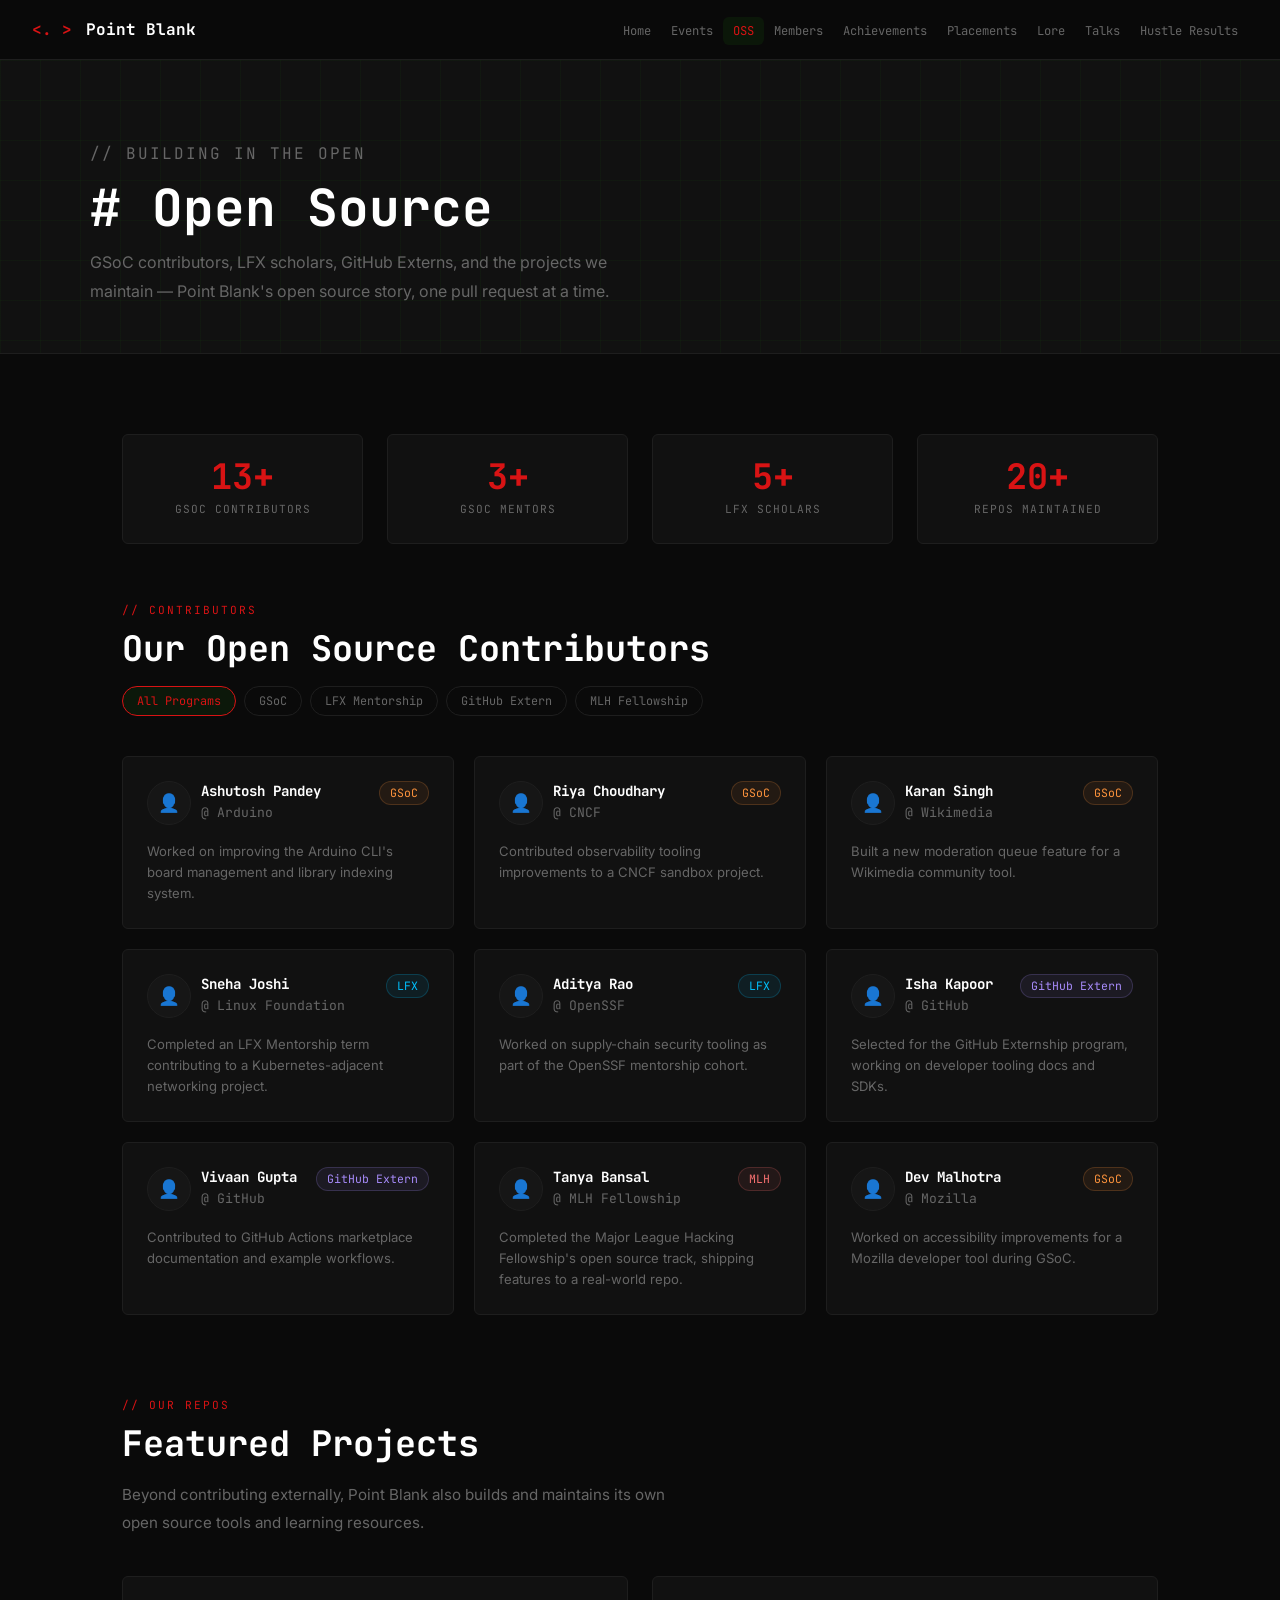
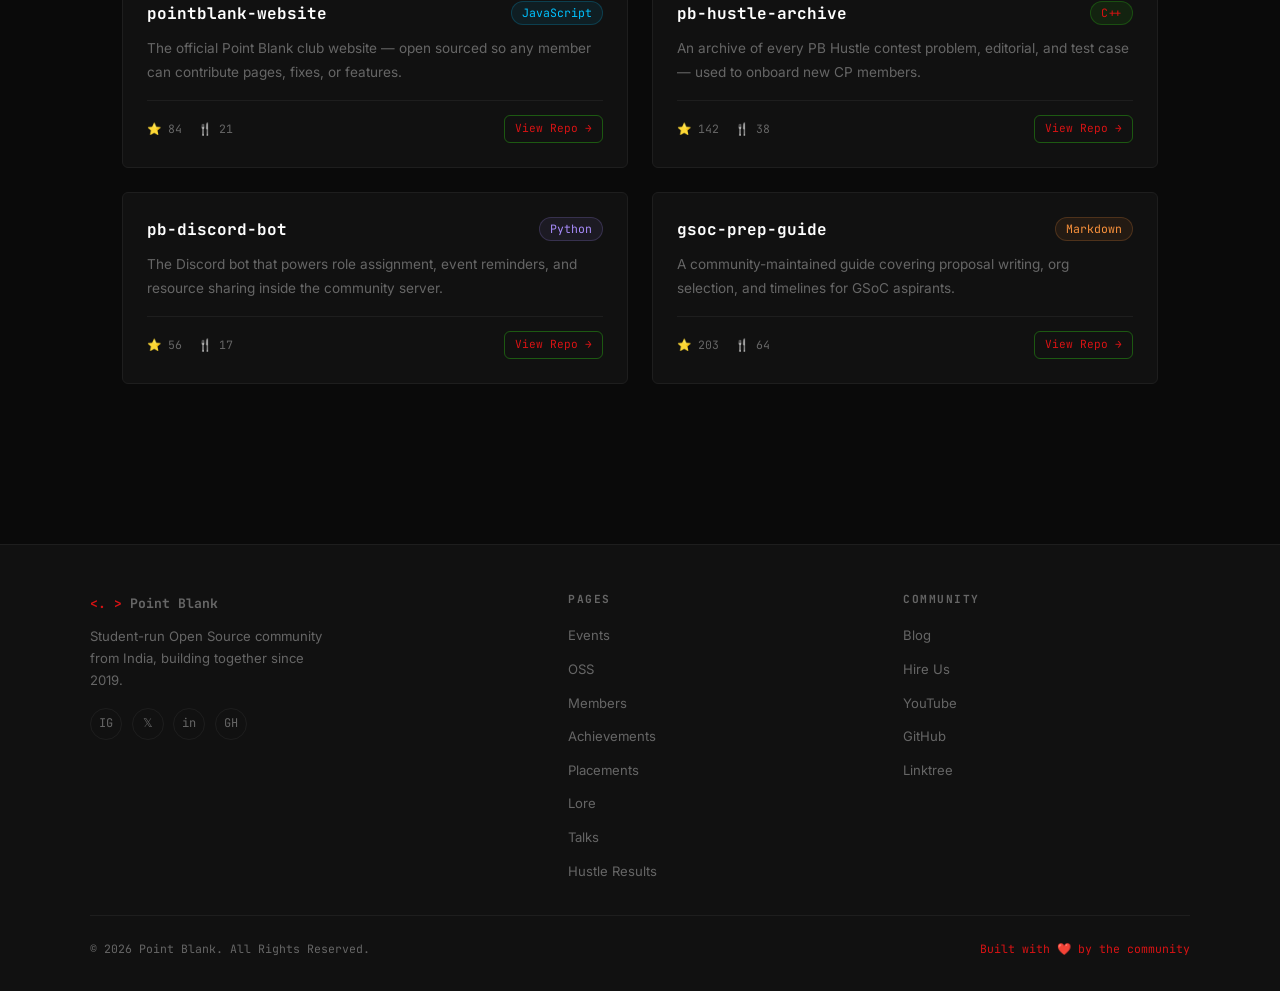
<file: oss.html>
<!DOCTYPE html>
<html lang="en">
<head>
  <meta charset="UTF-8" />
  <meta name="viewport" content="width=device-width, initial-scale=1.0" />
  <title>Open Source — Point Blank</title>
  <meta name="description" content="GSoC contributors, LFX scholars, GitHub Externs, and open source projects maintained by Point Blank." />

  <!-- Google Fonts -->
  <link rel="preconnect" href="https://fonts.googleapis.com" />
  <link
    href="https://fonts.googleapis.com/css2?family=Inter:wght@400;500;600&family=JetBrains+Mono:wght@400;600;700&display=swap"
    rel="stylesheet"
  />

  <!-- Shared styles (tokens, reset, navbar, footer, utilities) -->
  <link rel="stylesheet" href="styles.css" />

  <!-- Page-specific styles (stats, filter bar, contributor + project cards) -->
  <link rel="stylesheet" href="oss.css" />
</head>
<body>

  <!-- =====================================================
       NAVBAR — identical markup to other pages.
       "active" class moved to the OSS link.
       ===================================================== -->
  <nav class="navbar">
    <a href="index.html" class="logo">
      <span class="bracket">&lt;. &gt;</span>&nbsp;Point Blank
    </a>

    <div class="hamburger" id="hamburger">
      <span></span>
      <span></span>
      <span></span>
    </div>

    <ul class="nav-links" id="navLinks">
      <li><a href="index.html">Home</a></li>
      <li><a href="events.html">Events</a></li>
      <li><a href="oss.html" class="active">OSS</a></li>
      <li><a href="members.html">Members</a></li>
      <li><a href="achievements.html">Achievements</a></li>
      <li><a href="placements.html">Placements</a></li>
      <li><a href="lore.html">Lore</a></li>
      <li><a href="talks.html">Talks</a></li>
      <li><a href="hustle.html">Hustle Results</a></li>
    </ul>
  </nav>


  <!-- =====================================================
       PAGE HERO
       ===================================================== -->
  <div class="page-hero bg-grid">
    <div class="page-hero-inner">
      <p class="section-label">// building in the open</p>
      <h1># Open Source</h1>
      <p>
        GSoC contributors, LFX scholars, GitHub Externs, and the projects we
        maintain — Point Blank's open source story, one pull request at a time.
      </p>
    </div>
  </div>


  <!-- =====================================================
       MAIN CONTENT
       ===================================================== -->
  <section class="section">
    <div class="container">

      <!-- ── STATS STRIP ──────────────────────────────────
           Headline numbers for the open source program.
           ───────────────────────────────────────────────── -->
      <div class="oss-stats">
        <div class="oss-stat-card">
          <div class="oss-stat-num">13+</div>
          <div class="oss-stat-label">GSoC Contributors</div>
        </div>
        <div class="oss-stat-card">
          <div class="oss-stat-num">3+</div>
          <div class="oss-stat-label">GSoC Mentors</div>
        </div>
        <div class="oss-stat-card">
          <div class="oss-stat-num">5+</div>
          <div class="oss-stat-label">LFX Scholars</div>
        </div>
        <div class="oss-stat-card">
          <div class="oss-stat-num">20+</div>
          <div class="oss-stat-label">Repos Maintained</div>
        </div>
      </div>


      <!-- ── PROGRAM FILTER BAR ───────────────────────────
           Filters the contributor grid by program type.
           ───────────────────────────────────────────────── -->
      <p class="section-label">// contributors</p>
      <h2 class="section-title">Our Open Source Contributors</h2>

      <div class="filter-bar" id="filterBar">
        <button class="filter-btn active" data-filter="all">All Programs</button>
        <button class="filter-btn" data-filter="gsoc">GSoC</button>
        <button class="filter-btn" data-filter="lfx">LFX Mentorship</button>
        <button class="filter-btn" data-filter="extern">GitHub Extern</button>
        <button class="filter-btn" data-filter="mlh">MLH Fellowship</button>
      </div>


      <!-- ── CONTRIBUTOR GRID ─────────────────────────────
           Each card has a data-program attribute for filtering.
           ───────────────────────────────────────────────── -->
      <div class="contributors-grid" id="contributorsGrid">

        <!-- Contributor 1: GSoC -->
        <div class="contributor-card" data-program="gsoc">
          <div class="contributor-head">
            <div class="contributor-info">
              <div class="contributor-avatar">👤</div>
              <div>
                <h3>Ashutosh Pandey</h3>
                <p class="contributor-org">@ Arduino</p>
              </div>
            </div>
            <span class="tag tag-orange">GSoC</span>
          </div>
          <p>Worked on improving the Arduino CLI's board management and library indexing system.</p>
        </div>

        <!-- Contributor 2: GSoC -->
        <div class="contributor-card" data-program="gsoc">
          <div class="contributor-head">
            <div class="contributor-info">
              <div class="contributor-avatar">👤</div>
              <div>
                <h3>Riya Choudhary</h3>
                <p class="contributor-org">@ CNCF</p>
              </div>
            </div>
            <span class="tag tag-orange">GSoC</span>
          </div>
          <p>Contributed observability tooling improvements to a CNCF sandbox project.</p>
        </div>

        <!-- Contributor 3: GSoC -->
        <div class="contributor-card" data-program="gsoc">
          <div class="contributor-head">
            <div class="contributor-info">
              <div class="contributor-avatar">👤</div>
              <div>
                <h3>Karan Singh</h3>
                <p class="contributor-org">@ Wikimedia</p>
              </div>
            </div>
            <span class="tag tag-orange">GSoC</span>
          </div>
          <p>Built a new moderation queue feature for a Wikimedia community tool.</p>
        </div>

        <!-- Contributor 4: LFX Mentorship -->
        <div class="contributor-card" data-program="lfx">
          <div class="contributor-head">
            <div class="contributor-info">
              <div class="contributor-avatar">👤</div>
              <div>
                <h3>Sneha Joshi</h3>
                <p class="contributor-org">@ Linux Foundation</p>
              </div>
            </div>
            <span class="tag tag-blue">LFX</span>
          </div>
          <p>Completed an LFX Mentorship term contributing to a Kubernetes-adjacent networking project.</p>
        </div>

        <!-- Contributor 5: LFX Mentorship -->
        <div class="contributor-card" data-program="lfx">
          <div class="contributor-head">
            <div class="contributor-info">
              <div class="contributor-avatar">👤</div>
              <div>
                <h3>Aditya Rao</h3>
                <p class="contributor-org">@ OpenSSF</p>
              </div>
            </div>
            <span class="tag tag-blue">LFX</span>
          </div>
          <p>Worked on supply-chain security tooling as part of the OpenSSF mentorship cohort.</p>
        </div>

        <!-- Contributor 6: GitHub Extern -->
        <div class="contributor-card" data-program="extern">
          <div class="contributor-head">
            <div class="contributor-info">
              <div class="contributor-avatar">👤</div>
              <div>
                <h3>Isha Kapoor</h3>
                <p class="contributor-org">@ GitHub</p>
              </div>
            </div>
            <span class="tag tag-purple">GitHub Extern</span>
          </div>
          <p>Selected for the GitHub Externship program, working on developer tooling docs and SDKs.</p>
        </div>

        <!-- Contributor 7: GitHub Extern -->
        <div class="contributor-card" data-program="extern">
          <div class="contributor-head">
            <div class="contributor-info">
              <div class="contributor-avatar">👤</div>
              <div>
                <h3>Vivaan Gupta</h3>
                <p class="contributor-org">@ GitHub</p>
              </div>
            </div>
            <span class="tag tag-purple">GitHub Extern</span>
          </div>
          <p>Contributed to GitHub Actions marketplace documentation and example workflows.</p>
        </div>

        <!-- Contributor 8: MLH Fellowship -->
        <div class="contributor-card" data-program="mlh">
          <div class="contributor-head">
            <div class="contributor-info">
              <div class="contributor-avatar">👤</div>
              <div>
                <h3>Tanya Bansal</h3>
                <p class="contributor-org">@ MLH Fellowship</p>
              </div>
            </div>
            <span class="tag" style="color:#f87171; background:rgba(248,113,113,0.08); border-color:rgba(248,113,113,0.2);">MLH</span>
          </div>
          <p>Completed the Major League Hacking Fellowship's open source track, shipping features to a real-world repo.</p>
        </div>

        <!-- Contributor 9: GSoC -->
        <div class="contributor-card" data-program="gsoc">
          <div class="contributor-head">
            <div class="contributor-info">
              <div class="contributor-avatar">👤</div>
              <div>
                <h3>Dev Malhotra</h3>
                <p class="contributor-org">@ Mozilla</p>
              </div>
            </div>
            <span class="tag tag-orange">GSoC</span>
          </div>
          <p>Worked on accessibility improvements for a Mozilla developer tool during GSoC.</p>
        </div>

      </div><!-- /contributors-grid -->


      <!-- ── FEATURED PROJECTS ─────────────────────────────
           Open source repos maintained by the club itself.
           ───────────────────────────────────────────────── -->
      <p class="section-label">// our repos</p>
      <h2 class="section-title">Featured Projects</h2>
      <p class="section-desc">
        Beyond contributing externally, Point Blank also builds and maintains
        its own open source tools and learning resources.
      </p>

      <div class="projects-grid">

        <!-- Project 1: Club website itself -->
        <div class="project-card">
          <div class="project-head">
            <h3>pointblank-website</h3>
            <span class="tag tag-blue">JavaScript</span>
          </div>
          <p>The official Point Blank club website — open sourced so any member can contribute pages, fixes, or features.</p>
          <div class="project-footer">
            <div class="project-meta">
              <span>⭐ 84</span>
              <span>🍴 21</span>
            </div>
            <a href="https://github.com/pointblank-club" target="_blank" rel="noopener noreferrer" class="project-link">View Repo →</a>
          </div>
        </div>

        <!-- Project 2: CP problem archive -->
        <div class="project-card">
          <div class="project-head">
            <h3>pb-hustle-archive</h3>
            <span class="tag">C++</span>
          </div>
          <p>An archive of every PB Hustle contest problem, editorial, and test case — used to onboard new CP members.</p>
          <div class="project-footer">
            <div class="project-meta">
              <span>⭐ 142</span>
              <span>🍴 38</span>
            </div>
            <a href="https://github.com/pointblank-club" target="_blank" rel="noopener noreferrer" class="project-link">View Repo →</a>
          </div>
        </div>

        <!-- Project 3: Onboarding bot -->
        <div class="project-card">
          <div class="project-head">
            <h3>pb-discord-bot</h3>
            <span class="tag tag-purple">Python</span>
          </div>
          <p>The Discord bot that powers role assignment, event reminders, and resource sharing inside the community server.</p>
          <div class="project-footer">
            <div class="project-meta">
              <span>⭐ 56</span>
              <span>🍴 17</span>
            </div>
            <a href="https://github.com/pointblank-club" target="_blank" rel="noopener noreferrer" class="project-link">View Repo →</a>
          </div>
        </div>

        <!-- Project 4: GSoC prep guide -->
        <div class="project-card">
          <div class="project-head">
            <h3>gsoc-prep-guide</h3>
            <span class="tag tag-orange">Markdown</span>
          </div>
          <p>A community-maintained guide covering proposal writing, org selection, and timelines for GSoC aspirants.</p>
          <div class="project-footer">
            <div class="project-meta">
              <span>⭐ 203</span>
              <span>🍴 64</span>
            </div>
            <a href="https://github.com/pointblank-club" target="_blank" rel="noopener noreferrer" class="project-link">View Repo →</a>
          </div>
        </div>

      </div><!-- /projects-grid -->

    </div>
  </section>


  <!-- =====================================================
       FOOTER — identical markup to other pages.
       ===================================================== -->
  <footer class="footer">
    <div class="footer-inner">

      <div class="footer-brand">
        <p class="footer-logo">
          <span class="bracket">&lt;. &gt;</span> Point Blank
        </p>
        <p>Student-run Open Source community from India, building together since 2019.</p>
        <div class="footer-social">
          <a href="https://instagram.com/pointblank_club_" target="_blank" rel="noopener noreferrer" title="Instagram">IG</a>
          <a href="https://x.com/pointblank_club"           target="_blank" rel="noopener noreferrer" title="X">𝕏</a>
          <a href="https://linkedin.com/company/pointblank-club" target="_blank" rel="noopener noreferrer" title="LinkedIn">in</a>
          <a href="https://github.com/pointblank-club"      target="_blank" rel="noopener noreferrer" title="GitHub">GH</a>
        </div>
      </div>

      <div class="footer-col">
        <h4>Pages</h4>
        <ul>
          <li><a href="events.html">Events</a></li>
          <li><a href="oss.html">OSS</a></li>
          <li><a href="members.html">Members</a></li>
          <li><a href="achievements.html">Achievements</a></li>
          <li><a href="placements.html">Placements</a></li>
          <li><a href="lore.html">Lore</a></li>
          <li><a href="talks.html">Talks</a></li>
          <li><a href="hustle.html">Hustle Results</a></li>
        </ul>
      </div>

      <div class="footer-col">
        <h4>Community</h4>
        <ul>
          <li><a href="https://blog.pointblank.club"         target="_blank" rel="noopener noreferrer">Blog</a></li>
          <li><a href="https://careers.pointblank.club"      target="_blank" rel="noopener noreferrer">Hire Us</a></li>
          <li><a href="https://youtube.com/@pointblank_club" target="_blank" rel="noopener noreferrer">YouTube</a></li>
          <li><a href="https://github.com/pointblank-club"   target="_blank" rel="noopener noreferrer">GitHub</a></li>
          <li><a href="https://linktr.ee/pointblank_club"    target="_blank" rel="noopener noreferrer">Linktree</a></li>
        </ul>
      </div>

    </div>

    <div class="footer-bottom">
      <span>© 2026 Point Blank. All Rights Reserved.</span>
      <span class="text-accent">Built with ❤️ by the community</span>
    </div>
  </footer>


  <!-- =====================================================
       JAVASCRIPT
       Shared script.js handles:
         1. Hamburger menu toggle
         2. Program filter for the contributors grid
       ===================================================== -->
  <script src="script.js"></script>

</body>
</html>
</file>
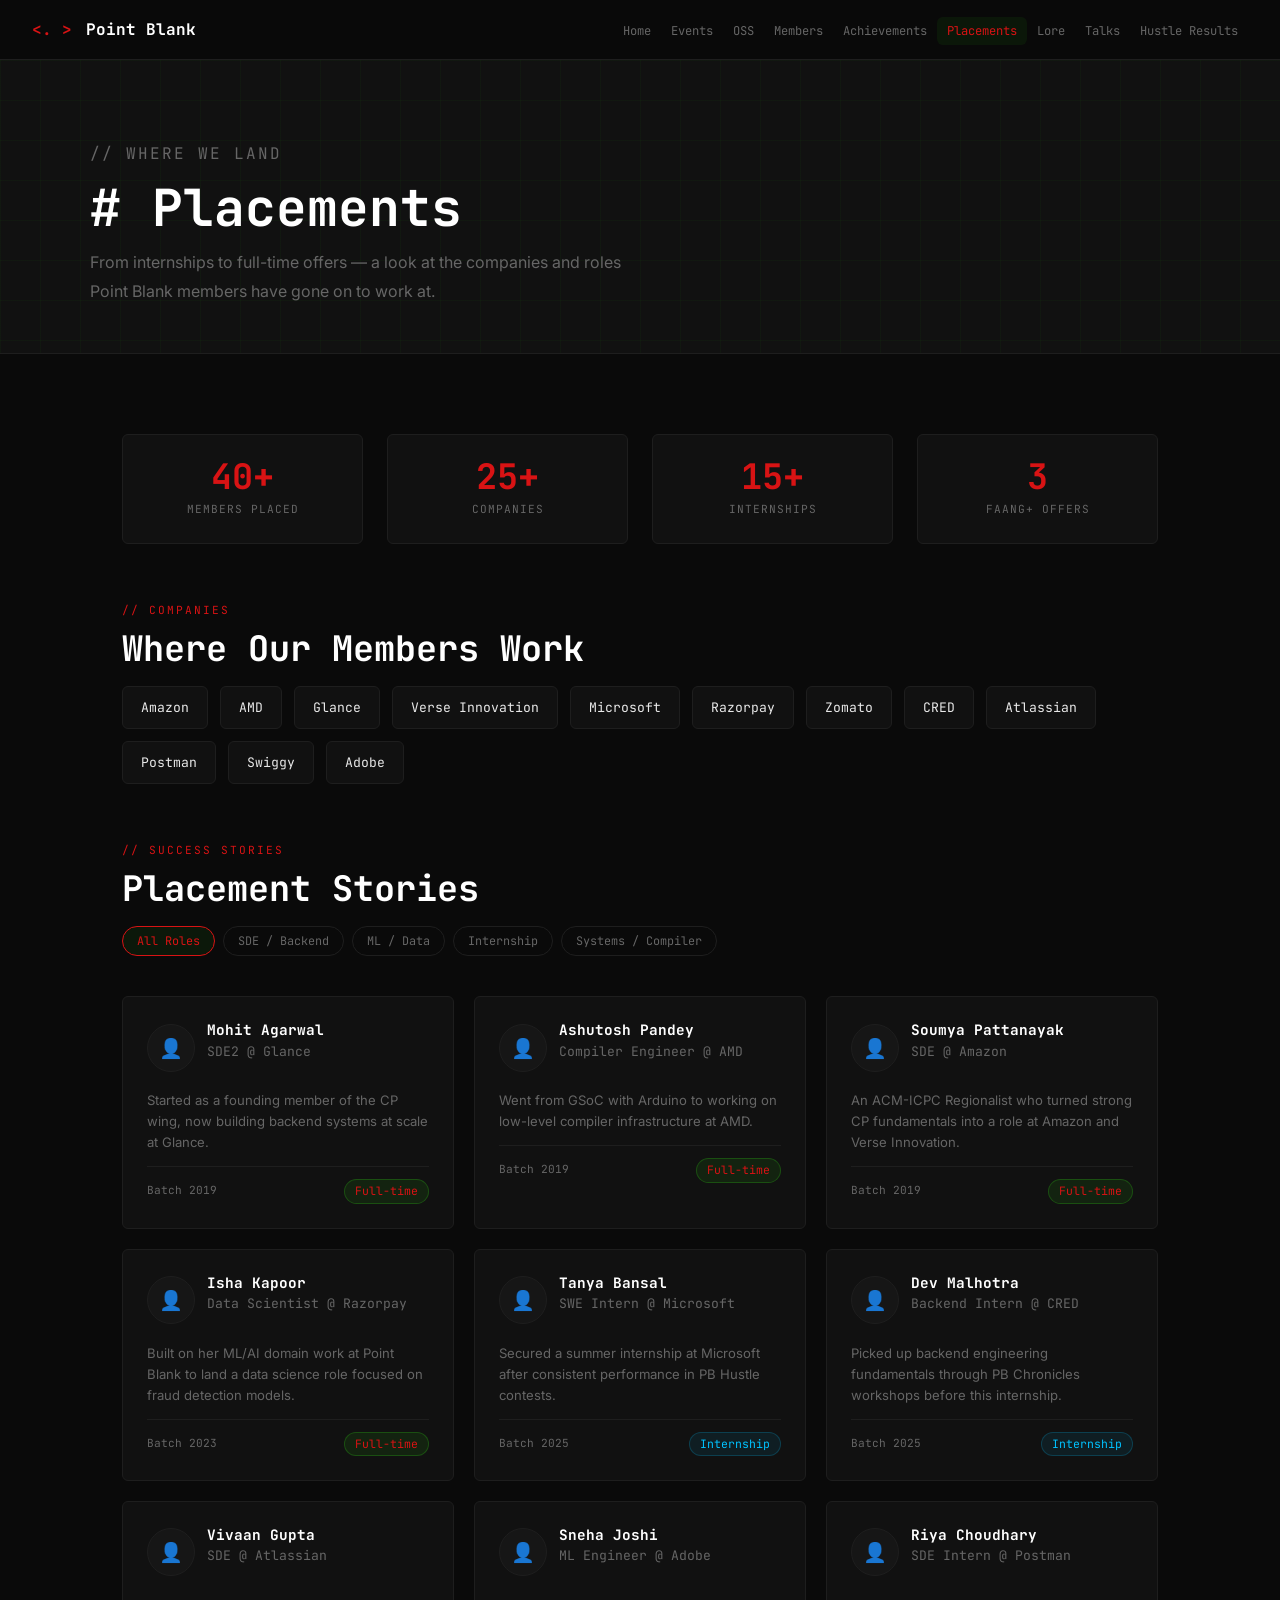
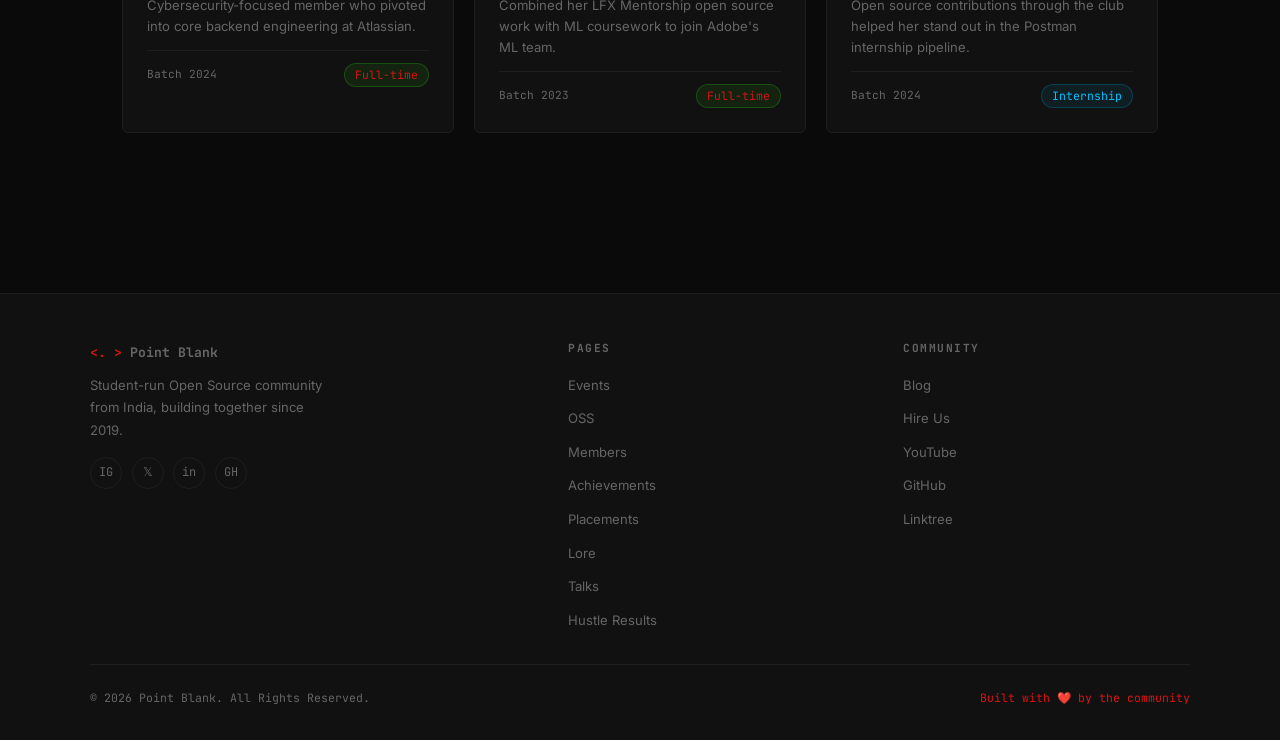
<file: placements.html>
<!DOCTYPE html>
<html lang="en">
<head>
  <meta charset="UTF-8" />
  <meta name="viewport" content="width=device-width, initial-scale=1.0" />
  <title>Placements — Marvel Cart</title>
  <meta name="description" content="Companies and roles where Marvel Cart members have landed internships and full-time placements." />

  <!-- Google Fonts -->
  <link rel="preconnect" href="https://fonts.googleapis.com" />
  <link
    href="https://fonts.googleapis.com/css2?family=Inter:wght@400;500;600&family=JetBrains+Mono:wght@400;600;700&display=swap"
    rel="stylesheet"
  />

  <!-- Shared styles (tokens, reset, navbar, footer, utilities) -->
  <link rel="stylesheet" href="styles.css" />

  <!-- Page-specific styles (stats, company chips, filter bar, cards) -->
  <link rel="stylesheet" href="placements.css" />
</head>
<body>

  <!-- =====================================================
       NAVBAR — identical markup to other pages.
       "active" class moved to the Placements link.
       ===================================================== -->
  <nav class="navbar">
    <a href="index.html" class="logo">
      <span class="bracket">&lt;. &gt;</span>&nbsp;Point Blank
    </a>

    <div class="hamburger" id="hamburger">
      <span></span>
      <span></span>
      <span></span>
    </div>

    <ul class="nav-links" id="navLinks">
      <li><a href="index.html">Home</a></li>
      <li><a href="events.html">Events</a></li>
      <li><a href="oss.html">OSS</a></li>
      <li><a href="members.html">Members</a></li>
      <li><a href="achievements.html">Achievements</a></li>
      <li><a href="placements.html" class="active">Placements</a></li>
      <li><a href="lore.html">Lore</a></li>
      <li><a href="talks.html">Talks</a></li>
      <li><a href="hustle.html">Hustle Results</a></li>
    </ul>
  </nav>


  <!-- =====================================================
       PAGE HERO
       ===================================================== -->
  <div class="page-hero bg-grid">
    <div class="page-hero-inner">
      <p class="section-label">// where we land</p>
      <h1># Placements</h1>
      <p>
        From internships to full-time offers — a look at the companies and
        roles Point Blank members have gone on to work at.
      </p>
    </div>
  </div>


  <!-- =====================================================
       MAIN CONTENT
       ===================================================== -->
  <section class="section">
    <div class="container">

      <!-- ── STATS STRIP ──────────────────────────────────
           Headline numbers summarising placement outcomes.
           ───────────────────────────────────────────────── -->
      <div class="place-stats">
        <div class="place-stat-card">
          <div class="place-stat-num">40+</div>
          <div class="place-stat-label">Members Placed</div>
        </div>
        <div class="place-stat-card">
          <div class="place-stat-num">25+</div>
          <div class="place-stat-label">Companies</div>
        </div>
        <div class="place-stat-card">
          <div class="place-stat-num">15+</div>
          <div class="place-stat-label">Internships</div>
        </div>
        <div class="place-stat-card">
          <div class="place-stat-num">3</div>
          <div class="place-stat-label">FAANG+ Offers</div>
        </div>
      </div>


      <!-- ── COMPANY STRIP ─────────────────────────────────
           Quick visual list of companies members work at.
           Replace text chips with logo <img> tags later.
           ───────────────────────────────────────────────── -->
      <p class="section-label">// companies</p>
      <h2 class="section-title">Where Our Members Work</h2>

      <div class="company-strip">
        <span class="company-chip">Amazon</span>
        <span class="company-chip">AMD</span>
        <span class="company-chip">Glance</span>
        <span class="company-chip">Verse Innovation</span>
        <span class="company-chip">Microsoft</span>
        <span class="company-chip">Razorpay</span>
        <span class="company-chip">Zomato</span>
        <span class="company-chip">CRED</span>
        <span class="company-chip">Atlassian</span>
        <span class="company-chip">Postman</span>
        <span class="company-chip">Swiggy</span>
        <span class="company-chip">Adobe</span>
      </div>


      <!-- ── ROLE FILTER BAR ───────────────────────────────
           Filters the placements grid by role category.
           ───────────────────────────────────────────────── -->
      <p class="section-label">// success stories</p>
      <h2 class="section-title">Placement Stories</h2>

      <div class="filter-bar" id="filterBar">
        <button class="filter-btn active" data-filter="all">All Roles</button>
        <button class="filter-btn" data-filter="sde">SDE / Backend</button>
        <button class="filter-btn" data-filter="ml">ML / Data</button>
        <button class="filter-btn" data-filter="intern">Internship</button>
        <button class="filter-btn" data-filter="compiler">Systems / Compiler</button>
      </div>


      <!-- ── PLACEMENTS GRID ───────────────────────────────
           Each card has a data-role attribute for filtering.
           ───────────────────────────────────────────────── -->
      <div class="placements-grid" id="placementsGrid">

        <!-- Placement 1: SDE -->
        <div class="placement-card" data-role="sde">
          <div class="placement-head">
            <div class="placement-avatar">👤</div>
            <div>
              <h3>Mohit Agarwal</h3>
              <p class="placement-role">SDE2 @ Glance</p>
            </div>
          </div>
          <p>Started as a founding member of the CP wing, now building backend systems at scale at Glance.</p>
          <div class="placement-footer">
            <span>Batch 2019</span>
            <span class="tag">Full-time</span>
          </div>
        </div>

        <!-- Placement 2: Compiler / Systems -->
        <div class="placement-card" data-role="compiler">
          <div class="placement-head">
            <div class="placement-avatar">👤</div>
            <div>
              <h3>Ashutosh Pandey</h3>
              <p class="placement-role">Compiler Engineer @ AMD</p>
            </div>
          </div>
          <p>Went from GSoC with Arduino to working on low-level compiler infrastructure at AMD.</p>
          <div class="placement-footer">
            <span>Batch 2019</span>
            <span class="tag">Full-time</span>
          </div>
        </div>

        <!-- Placement 3: SDE -->
        <div class="placement-card" data-role="sde">
          <div class="placement-head">
            <div class="placement-avatar">👤</div>
            <div>
              <h3>Soumya Pattanayak</h3>
              <p class="placement-role">SDE @ Amazon</p>
            </div>
          </div>
          <p>An ACM-ICPC Regionalist who turned strong CP fundamentals into a role at Amazon and Verse Innovation.</p>
          <div class="placement-footer">
            <span>Batch 2019</span>
            <span class="tag">Full-time</span>
          </div>
        </div>

        <!-- Placement 4: ML -->
        <div class="placement-card" data-role="ml">
          <div class="placement-head">
            <div class="placement-avatar">👤</div>
            <div>
              <h3>Isha Kapoor</h3>
              <p class="placement-role">Data Scientist @ Razorpay</p>
            </div>
          </div>
          <p>Built on her ML/AI domain work at Point Blank to land a data science role focused on fraud detection models.</p>
          <div class="placement-footer">
            <span>Batch 2023</span>
            <span class="tag">Full-time</span>
          </div>
        </div>

        <!-- Placement 5: Internship -->
        <div class="placement-card" data-role="intern">
          <div class="placement-head">
            <div class="placement-avatar">👤</div>
            <div>
              <h3>Tanya Bansal</h3>
              <p class="placement-role">SWE Intern @ Microsoft</p>
            </div>
          </div>
          <p>Secured a summer internship at Microsoft after consistent performance in PB Hustle contests.</p>
          <div class="placement-footer">
            <span>Batch 2025</span>
            <span class="tag tag-blue">Internship</span>
          </div>
        </div>

        <!-- Placement 6: Internship -->
        <div class="placement-card" data-role="intern">
          <div class="placement-head">
            <div class="placement-avatar">👤</div>
            <div>
              <h3>Dev Malhotra</h3>
              <p class="placement-role">Backend Intern @ CRED</p>
            </div>
          </div>
          <p>Picked up backend engineering fundamentals through PB Chronicles workshops before this internship.</p>
          <div class="placement-footer">
            <span>Batch 2025</span>
            <span class="tag tag-blue">Internship</span>
          </div>
        </div>

        <!-- Placement 7: SDE -->
        <div class="placement-card" data-role="sde">
          <div class="placement-head">
            <div class="placement-avatar">👤</div>
            <div>
              <h3>Vivaan Gupta</h3>
              <p class="placement-role">SDE @ Atlassian</p>
            </div>
          </div>
          <p>Cybersecurity-focused member who pivoted into core backend engineering at Atlassian.</p>
          <div class="placement-footer">
            <span>Batch 2024</span>
            <span class="tag">Full-time</span>
          </div>
        </div>

        <!-- Placement 8: ML -->
        <div class="placement-card" data-role="ml">
          <div class="placement-head">
            <div class="placement-avatar">👤</div>
            <div>
              <h3>Sneha Joshi</h3>
              <p class="placement-role">ML Engineer @ Adobe</p>
            </div>
          </div>
          <p>Combined her LFX Mentorship open source work with ML coursework to join Adobe's ML team.</p>
          <div class="placement-footer">
            <span>Batch 2023</span>
            <span class="tag">Full-time</span>
          </div>
        </div>

        <!-- Placement 9: Internship -->
        <div class="placement-card" data-role="intern">
          <div class="placement-head">
            <div class="placement-avatar">👤</div>
            <div>
              <h3>Riya Choudhary</h3>
              <p class="placement-role">SDE Intern @ Postman</p>
            </div>
          </div>
          <p>Open source contributions through the club helped her stand out in the Postman internship pipeline.</p>
          <div class="placement-footer">
            <span>Batch 2024</span>
            <span class="tag tag-blue">Internship</span>
          </div>
        </div>

      </div><!-- /placements-grid -->

    </div>
  </section>


  <!-- =====================================================
       FOOTER — identical markup to other pages.
       ===================================================== -->
  <footer class="footer">
    <div class="footer-inner">

      <div class="footer-brand">
        <p class="footer-logo">
          <span class="bracket">&lt;. &gt;</span> Point Blank
        </p>
        <p>Student-run Open Source community from India, building together since 2019.</p>
        <div class="footer-social">
          <a href="https://instagram.com/pointblank_club_" target="_blank" rel="noopener noreferrer" title="Instagram">IG</a>
          <a href="https://x.com/pointblank_club"           target="_blank" rel="noopener noreferrer" title="X">𝕏</a>
          <a href="https://linkedin.com/company/pointblank-club" target="_blank" rel="noopener noreferrer" title="LinkedIn">in</a>
          <a href="https://github.com/pointblank-club"      target="_blank" rel="noopener noreferrer" title="GitHub">GH</a>
        </div>
      </div>

      <div class="footer-col">
        <h4>Pages</h4>
        <ul>
          <li><a href="events.html">Events</a></li>
          <li><a href="oss.html">OSS</a></li>
          <li><a href="members.html">Members</a></li>
          <li><a href="achievements.html">Achievements</a></li>
          <li><a href="placements.html">Placements</a></li>
          <li><a href="lore.html">Lore</a></li>
          <li><a href="talks.html">Talks</a></li>
          <li><a href="hustle.html">Hustle Results</a></li>
        </ul>
      </div>

      <div class="footer-col">
        <h4>Community</h4>
        <ul>
          <li><a href="https://blog.pointblank.club"         target="_blank" rel="noopener noreferrer">Blog</a></li>
          <li><a href="https://careers.pointblank.club"      target="_blank" rel="noopener noreferrer">Hire Us</a></li>
          <li><a href="https://youtube.com/@pointblank_club" target="_blank" rel="noopener noreferrer">YouTube</a></li>
          <li><a href="https://github.com/pointblank-club"   target="_blank" rel="noopener noreferrer">GitHub</a></li>
          <li><a href="https://linktr.ee/pointblank_club"    target="_blank" rel="noopener noreferrer">Linktree</a></li>
        </ul>
      </div>

    </div>

    <div class="footer-bottom">
      <span>© 2026 Point Blank. All Rights Reserved.</span>
      <span class="text-accent">Built with ❤️ by the community</span>
    </div>
  </footer>


  <!-- =====================================================
       JAVASCRIPT
       Shared script.js handles:
         1. Hamburger menu toggle
         2. Role filter for the placements grid
       ===================================================== -->
  <script src="script.js"></script>

</body>
</html>
</file>
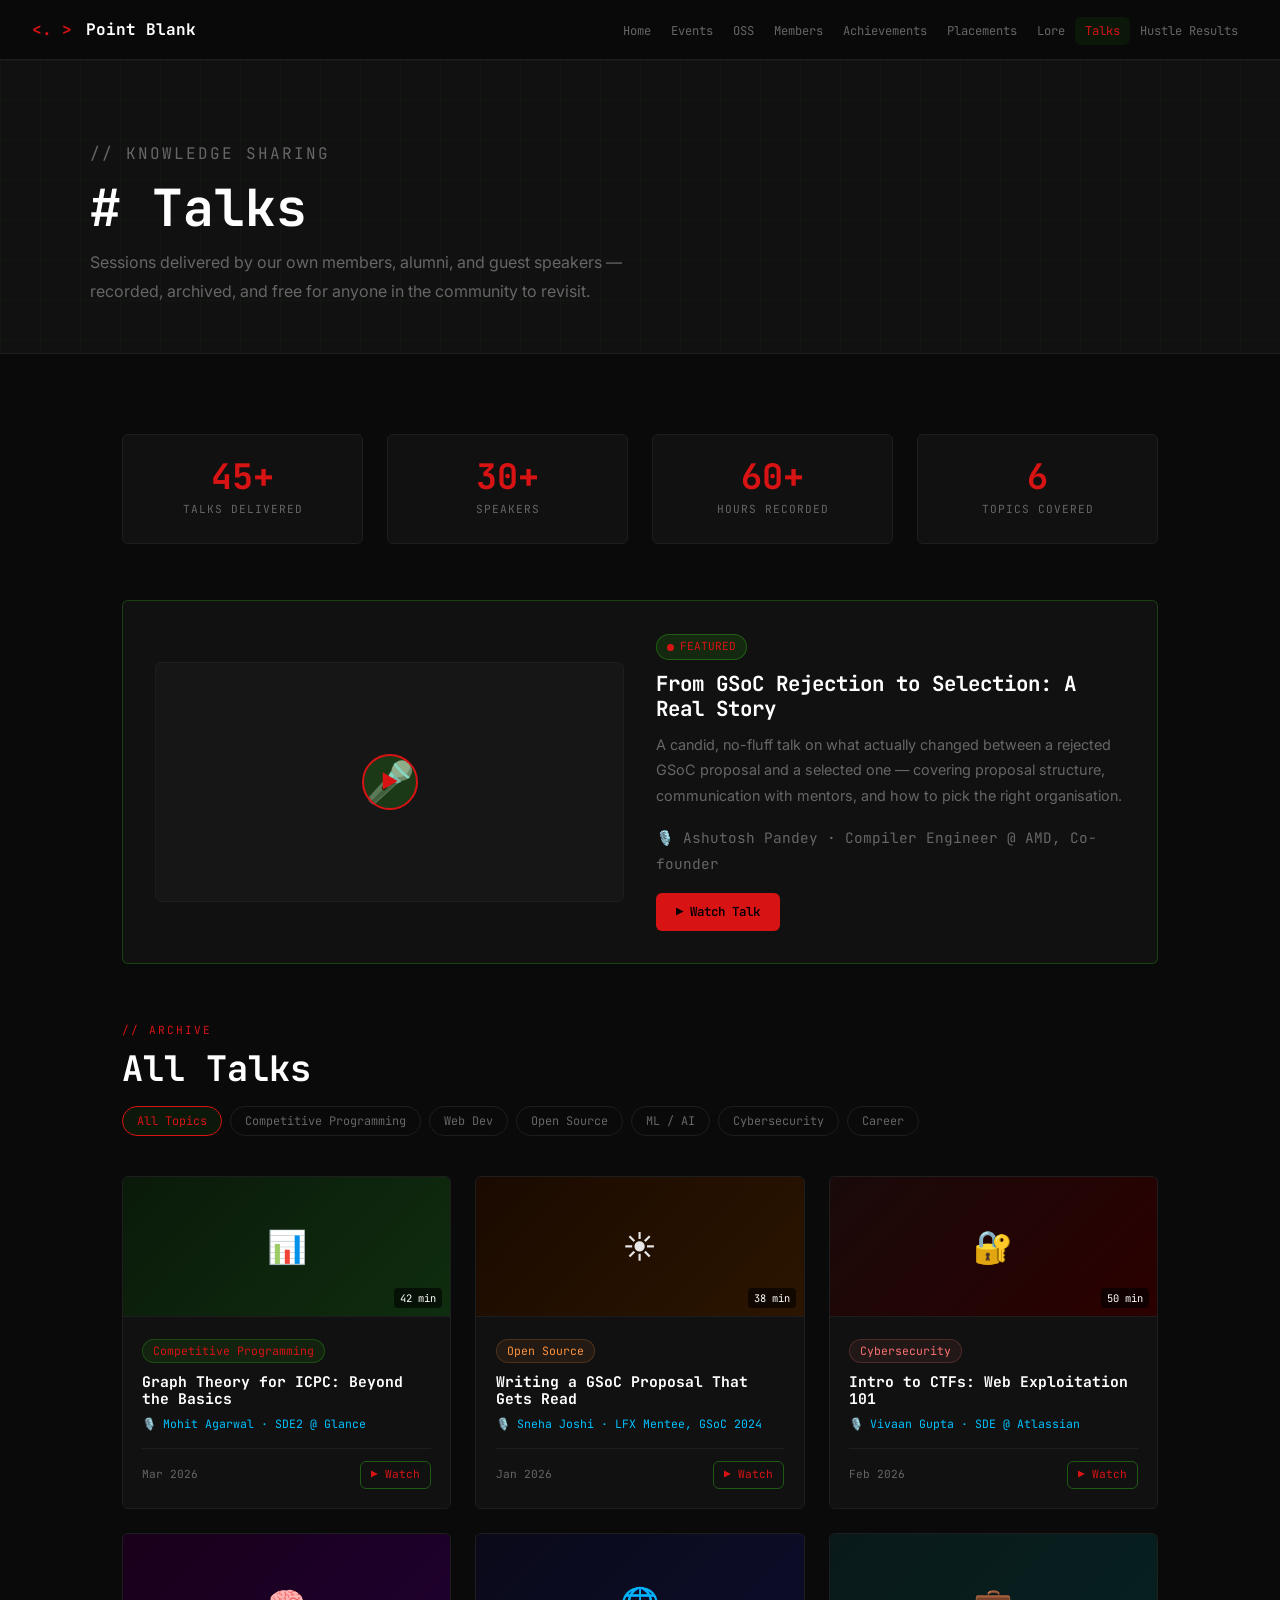
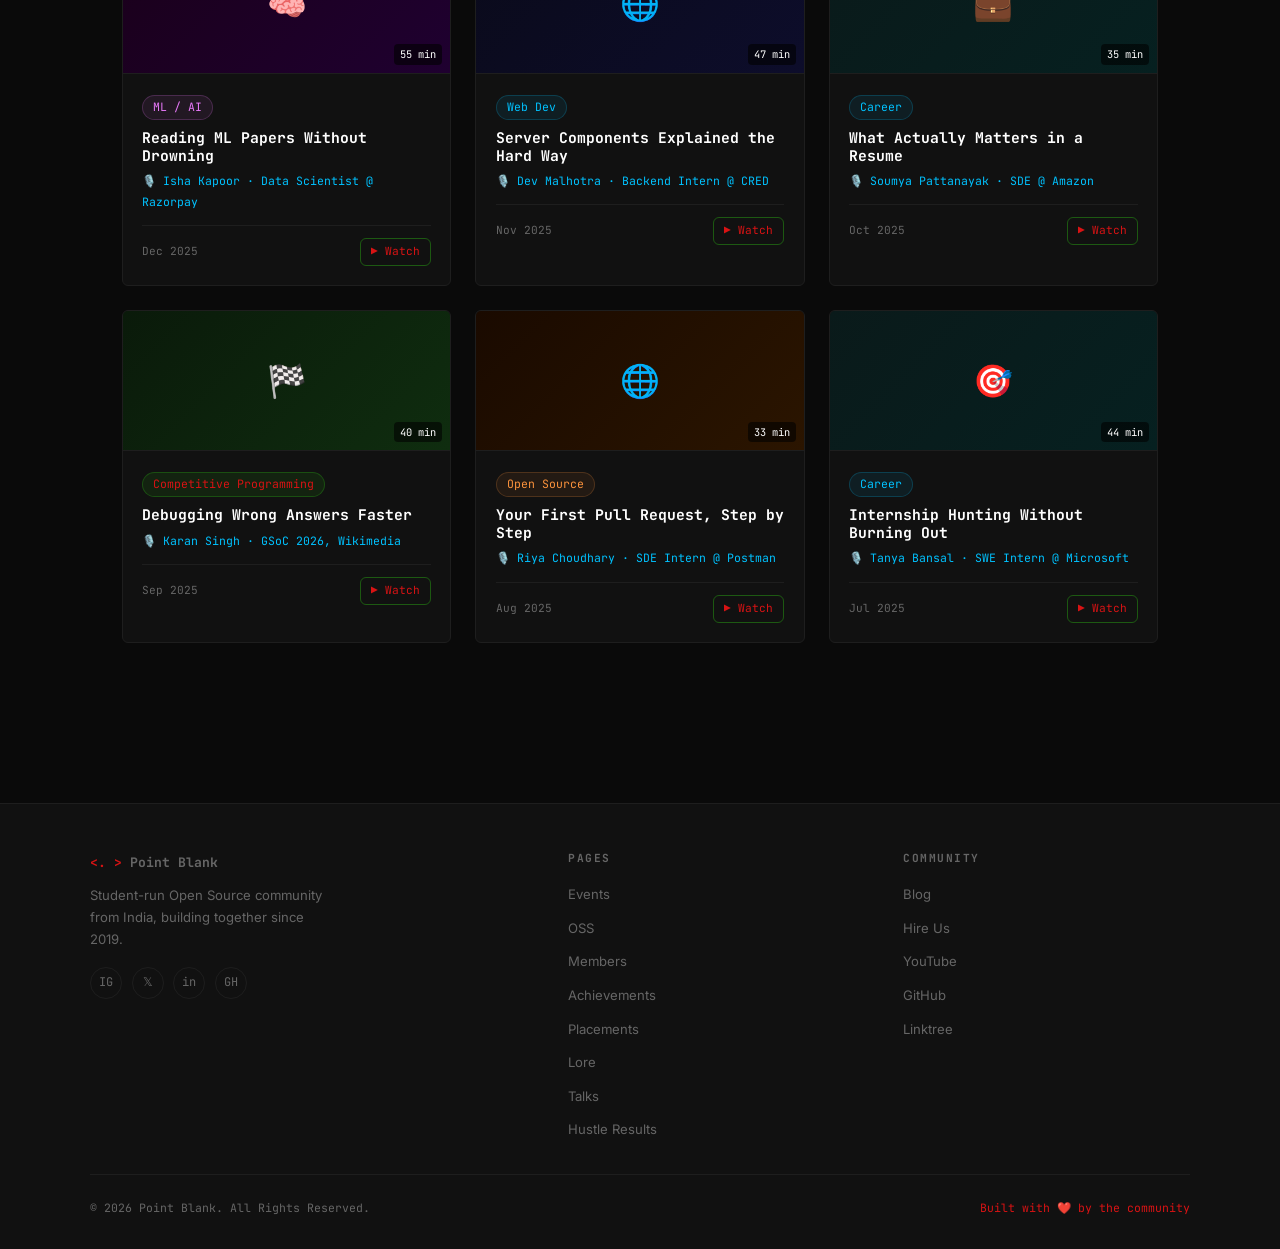
<file: talks.html>
<!DOCTYPE html>
<html lang="en">
<head>
  <meta charset="UTF-8" />
  <meta name="viewport" content="width=device-width, initial-scale=1.0" />
  <title>Talks — Point Blank</title>
  <meta name="description" content="Sessions and talks delivered by Point Blank members and guest speakers, spanning CP, open source, ML, and careers." />

  <!-- Google Fonts -->
  <link rel="preconnect" href="https://fonts.googleapis.com" />
  <link
    href="https://fonts.googleapis.com/css2?family=Inter:wght@400;500;600&family=JetBrains+Mono:wght@400;600;700&display=swap"
    rel="stylesheet"
  />

  <!-- Shared styles (tokens, reset, navbar, footer, utilities) -->
  <link rel="stylesheet" href="styles.css" />

  <!-- Page-specific styles (stats, featured talk, filter bar, talk cards) -->
  <link rel="stylesheet" href="talks.css" />
</head>
<body>

  <!-- =====================================================
       NAVBAR — identical markup to other pages.
       "active" class moved to the Talks link.
       ===================================================== -->
  <nav class="navbar">
    <a href="index.html" class="logo">
      <span class="bracket">&lt;. &gt;</span>&nbsp;Point Blank
    </a>

    <div class="hamburger" id="hamburger">
      <span></span>
      <span></span>
      <span></span>
    </div>

    <ul class="nav-links" id="navLinks">
      <li><a href="index.html">Home</a></li>
      <li><a href="events.html">Events</a></li>
      <li><a href="oss.html">OSS</a></li>
      <li><a href="members.html">Members</a></li>
      <li><a href="achievements.html">Achievements</a></li>
      <li><a href="placements.html">Placements</a></li>
      <li><a href="lore.html">Lore</a></li>
      <li><a href="talks.html" class="active">Talks</a></li>
      <li><a href="hustle.html">Hustle Results</a></li>
    </ul>
  </nav>


  <!-- =====================================================
       PAGE HERO
       ===================================================== -->
  <div class="page-hero bg-grid">
    <div class="page-hero-inner">
      <p class="section-label">// knowledge sharing</p>
      <h1># Talks</h1>
      <p>
        Sessions delivered by our own members, alumni, and guest speakers —
        recorded, archived, and free for anyone in the community to revisit.
      </p>
    </div>
  </div>


  <!-- =====================================================
       MAIN CONTENT
       ===================================================== -->
  <section class="section">
    <div class="container">

      <!-- ── STATS STRIP ──────────────────────────────────
           Headline numbers for the talks program.
           ───────────────────────────────────────────────── -->
      <div class="talks-stats">
        <div class="talks-stat-card">
          <div class="talks-stat-num">45+</div>
          <div class="talks-stat-label">Talks Delivered</div>
        </div>
        <div class="talks-stat-card">
          <div class="talks-stat-num">30+</div>
          <div class="talks-stat-label">Speakers</div>
        </div>
        <div class="talks-stat-card">
          <div class="talks-stat-num">60+</div>
          <div class="talks-stat-label">Hours Recorded</div>
        </div>
        <div class="talks-stat-card">
          <div class="talks-stat-num">6</div>
          <div class="talks-stat-label">Topics Covered</div>
        </div>
      </div>


      <!-- ── FEATURED TALK ─────────────────────────────────
           Highlighted card for the most recent / flagship talk.
           ───────────────────────────────────────────────── -->
      <div class="featured-talk">
        <div class="featured-thumb">
          🎤
          <div class="play-btn">▶</div>
        </div>
        <div class="featured-info">
          <span class="featured-badge"><span class="pulse-dot"></span> FEATURED</span>
          <h2>From GSoC Rejection to Selection: A Real Story</h2>
          <p>
            A candid, no-fluff talk on what actually changed between a rejected GSoC
            proposal and a selected one — covering proposal structure, communication
            with mentors, and how to pick the right organisation.
          </p>
          <p class="featured-speaker">🎙️ Ashutosh Pandey · Compiler Engineer @ AMD, Co-founder</p>
          <a href="#" class="btn btn-primary btn-sm">▶ Watch Talk</a>
        </div>
      </div>


      <!-- ── TOPIC FILTER BAR ──────────────────────────────
           Filters the talks grid by topic. ───────────────────────────────────────────────── -->
      <p class="section-label">// archive</p>
      <h2 class="section-title">All Talks</h2>

      <div class="filter-bar" id="filterBar">
        <button class="filter-btn active" data-filter="all">All Topics</button>
        <button class="filter-btn" data-filter="cp">Competitive Programming</button>
        <button class="filter-btn" data-filter="web">Web Dev</button>
        <button class="filter-btn" data-filter="oss">Open Source</button>
        <button class="filter-btn" data-filter="ml">ML / AI</button>
        <button class="filter-btn" data-filter="cyber">Cybersecurity</button>
        <button class="filter-btn" data-filter="career">Career</button>
      </div>


      <!-- ── TALKS GRID ────────────────────────────────────
           Each card has a data-topic attribute for filtering.
           ───────────────────────────────────────────────── -->
      <div class="talks-grid" id="talksGrid">

        <!-- Talk 1: CP -->
        <div class="talk-card" data-topic="cp">
          <div class="talk-thumb cp">
            📊
            <span class="talk-duration">42 min</span>
          </div>
          <div class="talk-body">
            <span class="tag">Competitive Programming</span>
            <h3>Graph Theory for ICPC: Beyond the Basics</h3>
            <p class="talk-speaker">🎙️ Mohit Agarwal · SDE2 @ Glance</p>
            <div class="talk-footer">
              <span class="talk-date">Mar 2026</span>
              <a href="#" class="talk-link">▶ Watch</a>
            </div>
          </div>
        </div>

        <!-- Talk 2: Open Source -->
        <div class="talk-card" data-topic="oss">
          <div class="talk-thumb oss">
            ☀️
            <span class="talk-duration">38 min</span>
          </div>
          <div class="talk-body">
            <span class="tag tag-orange">Open Source</span>
            <h3>Writing a GSoC Proposal That Gets Read</h3>
            <p class="talk-speaker">🎙️ Sneha Joshi · LFX Mentee, GSoC 2024</p>
            <div class="talk-footer">
              <span class="talk-date">Jan 2026</span>
              <a href="#" class="talk-link">▶ Watch</a>
            </div>
          </div>
        </div>

        <!-- Talk 3: Cybersecurity -->
        <div class="talk-card" data-topic="cyber">
          <div class="talk-thumb cyber">
            🔐
            <span class="talk-duration">50 min</span>
          </div>
          <div class="talk-body">
            <span class="tag" style="color:#f87171; background:rgba(248,113,113,0.08); border-color:rgba(248,113,113,0.2);">Cybersecurity</span>
            <h3>Intro to CTFs: Web Exploitation 101</h3>
            <p class="talk-speaker">🎙️ Vivaan Gupta · SDE @ Atlassian</p>
            <div class="talk-footer">
              <span class="talk-date">Feb 2026</span>
              <a href="#" class="talk-link">▶ Watch</a>
            </div>
          </div>
        </div>

        <!-- Talk 4: ML / AI -->
        <div class="talk-card" data-topic="ml">
          <div class="talk-thumb ml">
            🧠
            <span class="talk-duration">55 min</span>
          </div>
          <div class="talk-body">
            <span class="tag" style="color:#e879f9; background:rgba(232,121,249,0.08); border-color:rgba(232,121,249,0.2);">ML / AI</span>
            <h3>Reading ML Papers Without Drowning</h3>
            <p class="talk-speaker">🎙️ Isha Kapoor · Data Scientist @ Razorpay</p>
            <div class="talk-footer">
              <span class="talk-date">Dec 2025</span>
              <a href="#" class="talk-link">▶ Watch</a>
            </div>
          </div>
        </div>

        <!-- Talk 5: Web Dev -->
        <div class="talk-card" data-topic="web">
          <div class="talk-thumb web">
            🌐
            <span class="talk-duration">47 min</span>
          </div>
          <div class="talk-body">
            <span class="tag tag-blue">Web Dev</span>
            <h3>Server Components Explained the Hard Way</h3>
            <p class="talk-speaker">🎙️ Dev Malhotra · Backend Intern @ CRED</p>
            <div class="talk-footer">
              <span class="talk-date">Nov 2025</span>
              <a href="#" class="talk-link">▶ Watch</a>
            </div>
          </div>
        </div>

        <!-- Talk 6: Career -->
        <div class="talk-card" data-topic="career">
          <div class="talk-thumb career">
            💼
            <span class="talk-duration">35 min</span>
          </div>
          <div class="talk-body">
            <span class="tag tag-blue">Career</span>
            <h3>What Actually Matters in a Resume</h3>
            <p class="talk-speaker">🎙️ Soumya Pattanayak · SDE @ Amazon</p>
            <div class="talk-footer">
              <span class="talk-date">Oct 2025</span>
              <a href="#" class="talk-link">▶ Watch</a>
            </div>
          </div>
        </div>

        <!-- Talk 7: CP -->
        <div class="talk-card" data-topic="cp">
          <div class="talk-thumb cp">
            🏁
            <span class="talk-duration">40 min</span>
          </div>
          <div class="talk-body">
            <span class="tag">Competitive Programming</span>
            <h3>Debugging Wrong Answers Faster</h3>
            <p class="talk-speaker">🎙️ Karan Singh · GSoC 2026, Wikimedia</p>
            <div class="talk-footer">
              <span class="talk-date">Sep 2025</span>
              <a href="#" class="talk-link">▶ Watch</a>
            </div>
          </div>
        </div>

        <!-- Talk 8: Open Source -->
        <div class="talk-card" data-topic="oss">
          <div class="talk-thumb oss">
            🌐
            <span class="talk-duration">33 min</span>
          </div>
          <div class="talk-body">
            <span class="tag tag-orange">Open Source</span>
            <h3>Your First Pull Request, Step by Step</h3>
            <p class="talk-speaker">🎙️ Riya Choudhary · SDE Intern @ Postman</p>
            <div class="talk-footer">
              <span class="talk-date">Aug 2025</span>
              <a href="#" class="talk-link">▶ Watch</a>
            </div>
          </div>
        </div>

        <!-- Talk 9: Career -->
        <div class="talk-card" data-topic="career">
          <div class="talk-thumb career">
            🎯
            <span class="talk-duration">44 min</span>
          </div>
          <div class="talk-body">
            <span class="tag tag-blue">Career</span>
            <h3>Internship Hunting Without Burning Out</h3>
            <p class="talk-speaker">🎙️ Tanya Bansal · SWE Intern @ Microsoft</p>
            <div class="talk-footer">
              <span class="talk-date">Jul 2025</span>
              <a href="#" class="talk-link">▶ Watch</a>
            </div>
          </div>
        </div>

      </div><!-- /talks-grid -->

    </div>
  </section>


  <!-- =====================================================
       FOOTER — identical markup to other pages.
       ===================================================== -->
  <footer class="footer">
    <div class="footer-inner">

      <div class="footer-brand">
        <p class="footer-logo">
          <span class="bracket">&lt;. &gt;</span> Point Blank
        </p>
        <p>Student-run Open Source community from India, building together since 2019.</p>
        <div class="footer-social">
          <a href="https://instagram.com/pointblank_club_" target="_blank" rel="noopener noreferrer" title="Instagram">IG</a>
          <a href="https://x.com/pointblank_club"           target="_blank" rel="noopener noreferrer" title="X">𝕏</a>
          <a href="https://linkedin.com/company/pointblank-club" target="_blank" rel="noopener noreferrer" title="LinkedIn">in</a>
          <a href="https://github.com/pointblank-club"      target="_blank" rel="noopener noreferrer" title="GitHub">GH</a>
        </div>
      </div>

      <div class="footer-col">
        <h4>Pages</h4>
        <ul>
          <li><a href="events.html">Events</a></li>
          <li><a href="oss.html">OSS</a></li>
          <li><a href="members.html">Members</a></li>
          <li><a href="achievements.html">Achievements</a></li>
          <li><a href="placements.html">Placements</a></li>
          <li><a href="lore.html">Lore</a></li>
          <li><a href="talks.html">Talks</a></li>
          <li><a href="hustle.html">Hustle Results</a></li>
        </ul>
      </div>

      <div class="footer-col">
        <h4>Community</h4>
        <ul>
          <li><a href="https://blog.pointblank.club"         target="_blank" rel="noopener noreferrer">Blog</a></li>
          <li><a href="https://careers.pointblank.club"      target="_blank" rel="noopener noreferrer">Hire Us</a></li>
          <li><a href="https://youtube.com/@pointblank_club" target="_blank" rel="noopener noreferrer">YouTube</a></li>
          <li><a href="https://github.com/pointblank-club"   target="_blank" rel="noopener noreferrer">GitHub</a></li>
          <li><a href="https://linktr.ee/pointblank_club"    target="_blank" rel="noopener noreferrer">Linktree</a></li>
        </ul>
      </div>

    </div>

    <div class="footer-bottom">
      <span>© 2026 Point Blank. All Rights Reserved.</span>
      <span class="text-accent">Built with ❤️ by the community</span>
    </div>
  </footer>


  <!-- =====================================================
       JAVASCRIPT
       Shared script.js handles:
         1. Hamburger menu toggle
         2. Topic filter for the talks grid
       ===================================================== -->
  <script src="script.js"></script>

</body>
</html>
</file>
<file: styles.css>
/* ============================================================
   MARVEL CART — styles.css
   Shared stylesheet used by every page on the site.
   Contains: tokens, reset, typography, navbar, footer,
             buttons, cards, tags, utilities
   ============================================================ */


/* ── 1. DESIGN TOKENS ────────────────────────────────────────
   All colours, fonts, and sizes live here as CSS variables.
   Change a value here and it updates across every page.
   ──────────────────────────────────────────────────────────── */
:root {
  /* Backgrounds */
  --bg:       #0a0a0a;   /* main page background          */
  --surface:  #111111;   /* card / section background     */
  --surface2: #161616;   /* deeper card bg (thumbnails)   */

  /* Borders */
  --border:   #1e1e1e;   /* default border colour         */

  /* Accent colours */
  --accent:   #d81314;   /* electric green — primary cta  */
  --accent2:  #00c2ff;   /* cyan — secondary highlight    */

  /* Text */
  --text:     #e8e8e8;   /* body text                     */
  --muted:    #666666;   /* secondary / placeholder text  */
  --white:    #ffffff;   /* headings and strong labels    */

  /* Shape */
  --radius:   6px;       /* border-radius used everywhere */

  /* Fonts */
  --mono: 'JetBrains Mono', 'Fira Code', 'Courier New', monospace;
  --sans: 'Inter', 'Segoe UI', system-ui, sans-serif;
}


/* ── 2. RESET ────────────────────────────────────────────────
   Minimal reset: remove default margin/padding, fix box model
   ──────────────────────────────────────────────────────────── */
*,
*::before,
*::after {
  box-sizing: border-box;
  margin: 0;
  padding: 0;
}

html {
  scroll-behavior: smooth;
}

body {
  background:  var(--bg);
  color:       var(--text);
  font-family: var(--sans);
  font-size:   16px;
  line-height: 1.6;
  min-height:  100vh;
}

a {
  color: inherit;
  text-decoration: none;
}

img {
  max-width: 100%;
  display: block;
}

ul {
  list-style: none;
}


/* ── 3. TYPOGRAPHY ───────────────────────────────────────────
   Headings use the monospace font for the "code" aesthetic.
   Body stays readable with Inter.
   ──────────────────────────────────────────────────────────── */
h1, h2, h3, h4 {
  font-family: var(--mono);
  line-height: 1.2;
  color: var(--white);
}

h1 { font-size: clamp(2.2rem, 5vw, 4rem); }
h2 { font-size: clamp(1.4rem, 3vw, 2.2rem); }
h3 { font-size: 1.1rem; }
h4 { font-size: 0.9rem; }

p {
  line-height: 1.8;
  color: var(--text);
}

/* Coloured text helpers */
.text-accent  { color: var(--accent); }
.text-accent2 { color: var(--accent2); }
.text-muted   { color: var(--muted); }
.text-white   { color: var(--white); }

/* The green bracket symbol used in the logo and headings */
.bracket { color: var(--accent); }


/* ── 4. LAYOUT UTILITIES ─────────────────────────────────────
   .container  — max-width wrapper with horizontal padding
   .section    — vertical rhythm between sections
   ──────────────────────────────────────────────────────────── */
.container {
  max-width: 1100px;
  margin: 0 auto;
  padding: 0 2rem;
}

.section {
  padding: 5rem 0;
}

.divider {
  border: none;
  border-top: 1px solid var(--border);
}


/* ── 5. SECTION LABEL & TITLE BLOCK ─────────────────────────
   Used at the top of every content section:
     .section-label  — small ALL CAPS eyebrow (e.g. "// events")
     .section-title  — the main heading below it
     .section-desc   — optional subtitle paragraph
   ──────────────────────────────────────────────────────────── */
.section-label {
  font-family:    var(--mono);
  font-size:      0.7rem;
  text-transform: uppercase;
  letter-spacing: 2px;
  color:          var(--accent);
  margin-bottom:  0.5rem;
}

.section-title {
  font-family:   var(--mono);
  color:         var(--white);
  margin-bottom: 1rem;
}

.section-desc {
  color:         var(--muted);
  font-size:     0.95rem;
  max-width:     560px;
  margin-bottom: 2.5rem;
}


/* ── 6. NAVBAR ───────────────────────────────────────────────
   Sticky top bar with blur glass effect.
   Logo on the left, nav links on the right.
   Collapses to a hamburger on mobile.
   ──────────────────────────────────────────────────────────── */
.navbar {
  position:        sticky;
  top:             0;
  z-index:         100;
  background:      rgba(10, 10, 10, 0.93);
  backdrop-filter: blur(14px);
  border-bottom:   1px solid var(--border);
  padding:         0 2rem;
  display:         flex;
  align-items:     center;
  justify-content: space-between;
  height:          60px;
}

/* Logo: "<. > Point Blank" */
.navbar .logo {
  font-family:  var(--mono);
  font-size:    1rem;
  font-weight:  700;
  color:        var(--white);
  display:      flex;
  align-items:  center;
  gap:          4px;
  white-space:  nowrap;
}

/* Desktop nav links list */
.nav-links {
  display:     flex;
  gap:         0;
  flex-wrap:   wrap;
}

.nav-links a {
  font-family:   var(--mono);
  font-size:     0.76rem;
  color:         var(--muted);
  padding:       6px 10px;
  border-radius: var(--radius);
  transition:    color 0.2s, background 0.2s;
  white-space:   nowrap;
}

/* Hovered or current-page link */
.nav-links a:hover,
.nav-links a.active {
  color:      var(--accent);
  background: rgba(57, 255, 20, 0.06);
}

/* ── Hamburger icon (hidden on desktop) ── */
.hamburger {
  display:        none;
  flex-direction: column;
  gap:            5px;
  cursor:         pointer;
  padding:        4px;
}

.hamburger span {
  width:         22px;
  height:        2px;
  background:    var(--text);
  border-radius: 2px;
  transition:    all 0.3s;
}

/* Mobile: show hamburger, hide links until .open is toggled */
@media (max-width: 900px) {
  .hamburger {
    display: flex;
  }

  .nav-links {
    display:        none;
    flex-direction: column;
    position:       absolute;
    top:            60px;
    left:           0;
    right:          0;
    background:     var(--surface);
    border-bottom:  1px solid var(--border);
    padding:        1rem 2rem;
    gap:            0.2rem;
  }

  .nav-links.open {
    display: flex;
  }

  .nav-links a {
    padding:   8px 4px;
    font-size: 0.85rem;
  }
}


/* ── 7. BUTTONS ──────────────────────────────────────────────
   Two variants: filled (primary) and outlined.
   ──────────────────────────────────────────────────────────── */
.btn {
  display:       inline-flex;
  align-items:   center;
  gap:           8px;
  padding:       11px 24px;
  border-radius: var(--radius);
  font-family:   var(--mono);
  font-size:     0.82rem;
  font-weight:   600;
  cursor:        pointer;
  border:        none;
  transition:    all 0.2s;
  white-space:   nowrap;
}

/* Filled green button */
.btn-primary {
  background: var(--accent);
  color:      #000;
}

.btn-primary:hover {
  background: #55ff33;
  transform:  translateY(-1px);
}

/* Outlined green button */
.btn-outline {
  background: transparent;
  color:      var(--accent);
  border:     1px solid var(--accent);
}

.btn-outline:hover {
  background: rgba(57, 255, 20, 0.07);
}

/* Small variant used in banners */
.btn-sm {
  padding:   9px 20px;
  font-size: 0.78rem;
}


/* ── 8. TAGS / BADGES ────────────────────────────────────────
   Pill-shaped labels for categories and statuses.
   ──────────────────────────────────────────────────────────── */
.tag {
  display:       inline-block;
  background:    rgba(57, 255, 20, 0.08);
  color:         var(--accent);
  border:        1px solid rgba(57, 255, 20, 0.2);
  border-radius: 20px;
  font-size:     0.72rem;
  font-family:   var(--mono);
  padding:       2px 10px;
  white-space:   nowrap;
}

/* Blue/cyan variant */
.tag-blue {
  background:  rgba(0, 194, 255, 0.08);
  color:       var(--accent2);
  border-color: rgba(0, 194, 255, 0.2);
}

/* Purple variant */
.tag-purple {
  background:  rgba(167, 139, 250, 0.08);
  color:       #a78bfa;
  border-color: rgba(167, 139, 250, 0.2);
}

/* Orange variant */
.tag-orange {
  background:  rgba(251, 146, 60, 0.08);
  color:       #fb923c;
  border-color: rgba(251, 146, 60, 0.2);
}

/* Red variant */
.tag-red {
  background:  rgba(248, 113, 113, 0.08);
  color:       #f87171;
  border-color: rgba(248, 113, 113, 0.2);
}


/* ── 9. CARD ─────────────────────────────────────────────────
   Base card style — surface bg, border, subtle hover glow.
   Page-specific cards extend this with extra properties.
   ──────────────────────────────────────────────────────────── */
.card {
  background:    var(--surface);
  border:        1px solid var(--border);
  border-radius: var(--radius);
  padding:       1.5rem;
  transition:    border-color 0.2s, transform 0.2s;
}

.card:hover {
  border-color: rgba(57, 255, 20, 0.3);
}


/* ── 10. IMAGE PLACEHOLDER ───────────────────────────────────
   Used wherever real images would go.
   Replace background + content with an <img> tag in production.
   ──────────────────────────────────────────────────────────── */
.img-block {
  background:    var(--surface);
  border:        1px solid var(--border);
  border-radius: var(--radius);
  min-height:    260px;
  display:       flex;
  align-items:   center;
  justify-content: center;
  font-family:   var(--mono);
  font-size:     0.75rem;
  color:         var(--muted);
  position:      relative;
  overflow:      hidden;
}

/* Subtle green shimmer inside the placeholder */
.img-block::before {
  content:    '';
  position:   absolute;
  inset:      0;
  background: linear-gradient(135deg, rgba(57, 255, 20, 0.03) 0%, transparent 60%);
}


/* ── 11. PAGE HERO ───────────────────────────────────────────
   Inner-page banner (shorter than the homepage hero).
   Used on Events, OSS, Members, etc.
   ──────────────────────────────────────────────────────────── */
.page-hero {
  padding:       5rem 2rem 3rem;
  border-bottom: 1px solid var(--border);
  background:    var(--surface);
  position:      relative;
  overflow:      hidden;
}

/* Faint grid overlay — same as homepage hero */
.page-hero::before {
  content:          '';
  position:         absolute;
  inset:            0;
  background-image:
    linear-gradient(rgba(57, 255, 20, 0.02) 1px, transparent 1px),
    linear-gradient(90deg, rgba(57, 255, 20, 0.02) 1px, transparent 1px);
  background-size: 40px 40px;
}

.page-hero-inner {
  max-width: 1100px;
  margin:    0 auto;
  position:  relative;
  z-index:   1;
}

.page-hero h1 {
  font-family:   var(--mono);
  font-size:     clamp(2rem, 5vw, 3.2rem);
  color:         var(--white);
  margin-bottom: 0.6rem;
}

.page-hero p {
  color:     var(--muted);
  font-size: 1rem;
  max-width: 540px;
}


/* ── 12. FOOTER ──────────────────────────────────────────────
   Three-column grid: brand info, page links, community links.
   ──────────────────────────────────────────────────────────── */
.footer {
  background:  var(--surface);
  border-top:  1px solid var(--border);
  padding:     3rem 2rem 2rem;
  margin-top:  5rem;
}

.footer-inner {
  max-width:             1100px;
  margin:                0 auto;
  display:               grid;
  grid-template-columns: 1.5fr 1fr 1fr;
  gap:                   3rem;
}

/* Brand column */
.footer-logo {
  font-family:   var(--mono);
  font-size:     1rem;
  font-weight:   700;
  color:         var(--white);
  margin-bottom: 0.6rem;
}

.footer-brand p {
  color:     var(--muted);
  font-size: 0.82rem;
  max-width: 240px;
  line-height: 1.7;
}

/* Social icon row */
.footer-social {
  display:    flex;
  gap:        0.6rem;
  margin-top: 1rem;
}

.footer-social a {
  width:         32px;
  height:        32px;
  border:        1px solid var(--border);
  border-radius: 50%;
  display:       flex;
  align-items:   center;
  justify-content: center;
  color:         var(--muted);
  font-size:     0.75rem;
  font-family:   var(--mono);
  transition:    border-color 0.2s, color 0.2s;
}

.footer-social a:hover {
  border-color: var(--accent);
  color:        var(--accent);
}

/* Link columns */
.footer-col h4 {
  font-family:    var(--mono);
  font-size:      0.7rem;
  text-transform: uppercase;
  letter-spacing: 1.5px;
  color:          var(--muted);
  margin-bottom:  1rem;
}

.footer-col ul {
  display:        flex;
  flex-direction: column;
  gap:            0.5rem;
}

.footer-col a {
  font-size:  0.82rem;
  color:      var(--muted);
  transition: color 0.2s;
}

.footer-col a:hover {
  color: var(--accent);
}

/* Bottom copyright bar */
.footer-bottom {
  max-width:       1100px;
  margin:          2rem auto 0;
  border-top:      1px solid var(--border);
  padding-top:     1.5rem;
  display:         flex;
  justify-content: space-between;
  align-items:     center;
  font-family:     var(--mono);
  font-size:       0.72rem;
  color:           var(--muted);
}

@media (max-width: 768px) {
  .footer-inner {
    grid-template-columns: 1fr;
  }

  .footer-bottom {
    flex-direction: column;
    gap:            0.5rem;
    text-align:     center;
  }
}


/* ── 13. SCROLLING TICKER ────────────────────────────────────
   Marquee-style strip used between homepage sections.
   ──────────────────────────────────────────────────────────── */
.ticker-wrap {
  overflow:       hidden;
  border-top:     1px solid var(--border);
  border-bottom:  1px solid var(--border);
  padding:        0.8rem 0;
  background:     var(--surface);
}

.ticker-inner {
  display:     flex;
  gap:         3rem;
  width:       max-content;
  animation:   ticker-scroll 28s linear infinite;
  font-family: var(--mono);
  font-size:   0.75rem;
  color:       var(--muted);
}

.ticker-inner .highlight {
  color: var(--accent);
}

@keyframes ticker-scroll {
  0%   { transform: translateX(0); }
  100% { transform: translateX(-50%); }
}


/* ── 14. PULSING DOT ─────────────────────────────────────────
   Used in "UPCOMING" and "LIVE" badges.
   ──────────────────────────────────────────────────────────── */
.pulse-dot {
  display:       inline-block;
  width:         7px;
  height:        7px;
  border-radius: 50%;
  background:    var(--accent);
  animation:     pulse 1.5s infinite;
}

@keyframes pulse {
  0%, 100% { opacity: 1; }
  50%       { opacity: 0.25; }
}


/* ── 15. BACKGROUND GRID ─────────────────────────────────────
   Reusable faint green grid used on hero sections.
   Add class .bg-grid to any element to apply it.
   ──────────────────────────────────────────────────────────── */
.bg-grid {
  position: relative;
  overflow: hidden;
}

.bg-grid::before {
  content:          '';
  position:         absolute;
  inset:            0;
  background-image:
    linear-gradient(rgba(57, 255, 20, 0.03) 1px, transparent 1px),
    linear-gradient(90deg, rgba(57, 255, 20, 0.03) 1px, transparent 1px);
  background-size:  40px 40px;
  pointer-events:   none;
  z-index:          0;
}

/* Ensure children sit above the grid overlay */
.bg-grid > * {
  position: relative;
  z-index:  1;
}


/* ── 16. GREEN GLOW SPOT ─────────────────────────────────────
   Large radial glow, used top-left on the homepage hero.
   Add .glow-spot to the same element as .bg-grid.
   ──────────────────────────────────────────────────────────── */
.bg-grid.glow-spot::after {
  content:       '';
  position:      absolute;
  top:           -200px;
  left:          -200px;
  width:         700px;
  height:        700px;
  background:    radial-gradient(circle, rgba(57, 255, 20, 0.07) 0%, transparent 70%);
  pointer-events: none;
  z-index:       0;
}


/* ── 17. SCROLL REVEAL ANIMATIONS ────────────────────────────
   Works together with script.js (initScrollReveal +
   initStaggeredGroups). Add the class "reveal" to any element
   to have it fade/slide into place the first time it scrolls
   into view. JS only toggles the "visible" class — all the
   actual motion lives here, so the timing/feel can be tuned
   in one place without touching JS.

   Direction modifiers (optional, add alongside "reveal"):
     reveal-left   — slides in from the left
     reveal-right  — slides in from the right
     reveal-scale  — scales up slightly while fading in
   (no modifier = default upward slide, "reveal-up" behaviour)
   ──────────────────────────────────────────────────────────── */
.reveal {
  opacity:    0;
  transform:  translateY(24px);
  transition: opacity 0.6s ease, transform 0.6s ease;
  will-change: opacity, transform;
}

.reveal.visible {
  opacity:   1;
  transform: translateY(0);
}

.reveal-left {
  transform: translateX(-32px);
}

.reveal-left.visible {
  transform: translateX(0);
}

.reveal-right {
  transform: translateX(32px);
}

.reveal-right.visible {
  transform: translateX(0);
}

.reveal-scale {
  transform: scale(0.94);
}

.reveal-scale.visible {
  transform: scale(1);
}

/* Respect OS-level "reduce motion" setting — show content
   immediately with no animation for users who've asked for it */
@media (prefers-reduced-motion: reduce) {
  .reveal,
  .reveal-left,
  .reveal-right,
  .reveal-scale {
    transition: none;
    opacity:    1;
    transform:  none;
  }
}


/* ── 18. NAVBAR SCROLL STATE ─────────────────────────────────
   JS (initNavbarScrollState) adds/removes ".scrolled" on the
   navbar once the page scrolls past ~40px. This shrinks the
   navbar slightly and deepens its shadow, giving a subtle
   sense of motion/depth instead of a navbar that looks the
   same whether you're at the top or scrolled deep into a page.
   ──────────────────────────────────────────────────────────── */
.navbar {
  transition: height 0.25s ease, box-shadow 0.25s ease, background 0.25s ease;
}

.navbar.scrolled {
  height:     52px;
  box-shadow: 0 8px 24px rgba(0, 0, 0, 0.35);
}


/* ── 19. BUTTON RIPPLE EFFECT ────────────────────────────────
   JS (initButtonRipple) injects a <span class="btn-ripple">
   at the click position inside any .btn. This expands and
   fades out, giving buttons a satisfying press feedback
   instead of an instant, static click.
   ──────────────────────────────────────────────────────────── */
.btn {
  position: relative;
  overflow: hidden; /* keeps the ripple clipped inside the button shape */
}

.btn-ripple {
  position:      absolute;
  border-radius: 50%;
  background:    rgba(255, 255, 255, 0.35);
  transform:     scale(0);
  pointer-events: none;
  animation:     btn-ripple-expand 0.5s ease-out;
}

/* Outline buttons get a green-tinted ripple instead of white,
   since their background is transparent */
.btn-outline .btn-ripple {
  background: rgba(57, 255, 20, 0.25);
}

@keyframes btn-ripple-expand {
  to {
    transform: scale(1.6);
    opacity:   0;
  }
}


/* ── 20. HAMBURGER → X TRANSITION ────────────────────────────
   JS toggles ".open" on the hamburger itself (in addition to
   the nav list) so the three bars can morph into an X instead
   of just instantly revealing the menu with a static icon.
   ──────────────────────────────────────────────────────────── */
.hamburger span {
  transition: transform 0.25s ease, opacity 0.25s ease;
}

.hamburger.open span:nth-child(1) {
  transform: translateY(7px) rotate(45deg);
}

.hamburger.open span:nth-child(2) {
  opacity: 0;
}

.hamburger.open span:nth-child(3) {
  transform: translateY(-7px) rotate(-45deg);
}
</file>
<file: index.css>
/* ============================================================
   POINT BLANK — index.css
   Page-specific styles for index.html (Homepage).
   Depends on styles.css being loaded first.

   Sections covered:
     1.  Hero
     2.  GSoC Banner
     3.  Ticker (defined in styles.css, no extra rules needed)
     4.  Mission & Vision
     5.  Feature Rows (Connect / Learn / Bored)
     6.  Domains Grid
     7.  Activities Grid
     8.  Founding Members
     9.  Stay Connected Cards
   ============================================================ */


/* ── 1. HERO ─────────────────────────────────────────────────
   Full-viewport section. Grid overlay and glow come from
   styles.css via .bg-grid and .glow-spot classes.
   ──────────────────────────────────────────────────────────── */
.hero{

    min-height:calc(100vh - 60px);

    display:flex;

    justify-content:center;

    align-items:center;

    padding:6rem 5%;

}

.hero-inner{

    max-width:1400px;

    width:100%;

    display:grid;

    grid-template-columns:1fr 1fr;

    align-items:center;

    gap:80px;

}

/* Small eyebrow line above the main heading */
.hero-eyebrow {
  font-family:    var(--mono);
  font-size:      0.72rem;
  text-transform: uppercase;
  letter-spacing: 2px;
  color:          var(--accent);
  margin-bottom:  1rem;
  display:        flex;
  align-items:    center;
  gap:            8px;
}

/* Short horizontal rule before the eyebrow text */
.hero-eyebrow::before {
  content:    '';
  width:      24px;
  height:     1px;
  background: var(--accent);
  flex-shrink: 0;
}

/* Main hero heading */
.hero h1 {
  font-family:   var(--mono);
  font-size:     clamp(2.6rem, 6vw, 5rem);
  line-height:   1.1;
  margin-bottom: 0.5rem;
}

/* "Student-run Open Source Community from India" */
.hero-subtitle {
  font-family:   var(--mono);
  font-size:     clamp(1rem, 2.5vw, 1.4rem);
  color:         var(--muted);
  margin-bottom: 2rem;
}

/* Body copy under the subtitle */
.hero-desc {
  max-width:     560px;
  font-size:     1rem;
  line-height:   1.8;
  color:         var(--text);
  margin-bottom: 2.5rem;
}

/* Row of CTA buttons */
.hero-cta {
  display:   flex;
  gap:       1rem;
  flex-wrap: wrap;
}

/* Stats strip at the bottom of the hero */
.hero-stats {
  display:    flex;
  gap:        3rem;
  margin-top: 4rem;
  flex-wrap:  wrap;
}

.stat-item {
  font-family: var(--mono);
}

.stat-num {
  font-size:   2.4rem;
  font-weight: 700;
  color:       var(--white);
  line-height: 1;
}

/* The "+" or unit after the number */
.stat-num span {
  color: var(--accent);
}

.stat-label {
  font-size:      0.72rem;
  text-transform: uppercase;
  letter-spacing: 1px;
  color:          var(--muted);
  margin-top:     4px;
}

@media (max-width: 600px) {
  .hero-stats {
    gap: 2rem;
  }

  .stat-num {
    font-size: 1.8rem;
  }
}


/* ── 2. GSoC BANNER ──────────────────────────────────────────
   Highlighted strip below the hero announcing GSoC results.
   ──────────────────────────────────────────────────────────── */
.gsoc-wrap {
  padding-bottom: 3rem;
}

.gsoc-banner {
  background:    linear-gradient(135deg, #0f1f0a 0%, #0a150a 100%);
  border:        1px solid rgba(57, 255, 20, 0.2);
  border-radius: var(--radius);
  padding:       2rem 2.5rem;
  display:       flex;
  align-items:   center;
  justify-content: space-between;
  gap:           2rem;
  flex-wrap:     wrap;
}

/* Left side: icon + text */
.gsoc-left {
  display:     flex;
  align-items: center;
  gap:         1rem;
}

/* Round icon circle */
.gsoc-icon {
  width:           48px;
  height:          48px;
  background:      rgba(57, 255, 20, 0.1);
  border-radius:   50%;
  display:         flex;
  align-items:     center;
  justify-content: center;
  font-size:       1.4rem;
  flex-shrink:     0;
}

.gsoc-title {
  font-family:   var(--mono);
  font-size:     1rem;
  font-weight:   700;
  color:         var(--white);
  margin-bottom: 0.2rem;
}

.gsoc-sub {
  font-size: 0.82rem;
  color:     var(--muted);
}

/* Right side: stat numbers */
.gsoc-nums {
  display: flex;
  gap:     2.5rem;
}

.gsoc-num-item {
  text-align:  center;
  font-family: var(--mono);
}

.gsoc-num {
  font-size:   2rem;
  font-weight: 700;
  color:       var(--accent);
  line-height: 1;
}

.gsoc-nlabel {
  font-size:      0.7rem;
  text-transform: uppercase;
  letter-spacing: 1px;
  color:          var(--muted);
  margin-top:     4px;
}

@media (max-width: 600px) {
  .gsoc-banner {
    flex-direction: column;
    align-items:    flex-start;
  }
}


/* ── 3. MISSION & VISION ─────────────────────────────────────
   Two rows, each split into text + image placeholder.
   Second row flips the order (image left, text right).
   ──────────────────────────────────────────────────────────── */
.mission-grid {
  display:         grid;
  grid-template-columns: 1fr 1fr;
  gap:             4rem;
  align-items:     center;
  margin-bottom:   4rem;
}

/* Flip layout: swap the visual order of the two columns */
.mission-grid.flip {
  direction: rtl; /* flips column order */
}

/* Reset direction for the children so text stays LTR */
.mission-grid.flip > * {
  direction: ltr;
}

.mission-text h3 {
  font-family:   var(--mono);
  font-size:     1.3rem;
  color:         var(--white);
  margin-bottom: 1rem;
}

.mission-text p {
  font-size:   0.95rem;
  line-height: 1.8;
  color:       var(--text);
}

@media (max-width: 768px) {
  .mission-grid,
  .mission-grid.flip {
    grid-template-columns: 1fr;
    direction:             ltr;
    gap:                   2rem;
  }
}


/* ── 4. FEATURE ROWS (Connect / Learn / Bored) ───────────────
   Alternating two-column rows: text one side, image the other.
   .flip moves the image to the left column.
   ──────────────────────────────────────────────────────────── */
.feature-row {
  display:         grid;
  grid-template-columns: 1fr 1fr;
  gap:             4rem;
  align-items:     center;
  margin-bottom:   5rem;
}

/* Move the .feature-img before the text visually */
.feature-row.flip .feature-img {
  order: -1;
}

.feature-text h2 {
  font-family:   var(--mono);
  font-size:     clamp(1.3rem, 2.5vw, 1.7rem);
  color:         var(--white);
  margin-bottom: 1rem;
}

.feature-text p {
  font-size:   0.95rem;
  line-height: 1.8;
  color:       var(--text);
}

@media (max-width: 768px) {
  .feature-row {
    grid-template-columns: 1fr;
    gap:                   2rem;
  }

  /* Always show image above text on mobile */
  .feature-row .feature-img,
  .feature-row.flip .feature-img {
    order: -1;
  }
}


/* ── 5. DOMAINS GRID ─────────────────────────────────────────
   Responsive auto-fill grid of domain cards.
   Each card shows an emoji icon + domain name.
   ──────────────────────────────────────────────────────────── */
.domains-section {
  background:  var(--surface);
  border-top:    1px solid var(--border);
  border-bottom: 1px solid var(--border);
}

.domains-grid {
  display:               grid;
  grid-template-columns: repeat(auto-fill, minmax(150px, 1fr));
  gap:                   1rem;
}

.domain-card {
  background:    var(--surface2);
  border:        1px solid var(--border);
  border-radius: var(--radius);
  padding:       1.4rem 1rem;
  text-align:    center;
  cursor:        default;
  transition:    border-color 0.2s, transform 0.2s;
}

.domain-card:hover {
  border-color: rgba(57, 255, 20, 0.3);
  transform:    translateY(-3px);
}

.domain-icon {
  font-size:     1.8rem;
  margin-bottom: 0.6rem;
}

.domain-name {
  font-family: var(--mono);
  font-size:   0.74rem;
  color:       var(--text);
  line-height: 1.3;
}


/* ── 6. ACTIVITIES GRID ──────────────────────────────────────
   6-card grid of club activities.
   Each card has a coloured thumbnail area + text body.
   ──────────────────────────────────────────────────────────── */
.activities-grid {
  display:               grid;
  grid-template-columns: repeat(3, 1fr);
  gap:                   1.5rem;
}

.activity-card {
  background:    var(--surface);
  border:        1px solid var(--border);
  border-radius: var(--radius);
  overflow:      hidden;
  transition:    border-color 0.2s, transform 0.2s;
}

.activity-card:hover {
  border-color: rgba(57, 255, 20, 0.3);
  transform:    translateY(-3px);
}

/* Coloured emoji thumbnail at the top of each card */
.activity-thumb {
  height:          160px;
  background:      var(--surface2);
  border-bottom:   1px solid var(--border);
  display:         flex;
  align-items:     center;
  justify-content: center;
  font-size:       2.5rem;
}

/* Specific background tints per activity type */
.activity-thumb.cp     { background: linear-gradient(135deg, #0a1a0a, #0f2d0f); }
.activity-thumb.dev    { background: linear-gradient(135deg, #0a0a1a, #0d0d2b); }
.activity-thumb.hack   { background: linear-gradient(135deg, #1a0a00, #2b1500); }
.activity-thumb.oss    { background: linear-gradient(135deg, #0a1a1a, #062020); }
.activity-thumb.cyber  { background: linear-gradient(135deg, #1a0a0a, #2b0000); }
.activity-thumb.research { background: linear-gradient(135deg, #1a001a, #1f0030); }

.activity-body {
  padding: 1.2rem;
}

/* Small category label above the card title */
.activity-tag {
  font-family:    var(--mono);
  font-size:      0.65rem;
  text-transform: uppercase;
  letter-spacing: 1px;
  color:          var(--accent);
  margin-bottom:  0.4rem;
}

.activity-body h3 {
  font-size:     0.95rem;
  margin-bottom: 0.4rem;
}

.activity-body p {
  font-size:   0.8rem;
  color:       var(--muted);
  line-height: 1.6;
}

@media (max-width: 768px) {
  .activities-grid {
    grid-template-columns: 1fr;
  }
}

@media (max-width: 1000px) and (min-width: 769px) {
  .activities-grid {
    grid-template-columns: 1fr 1fr;
  }
}


/* ── 7. FOUNDING MEMBERS ─────────────────────────────────────
   3-column grid of founder profile cards.
   ──────────────────────────────────────────────────────────── */
.founders-section {
  background:    var(--surface);
  border-top:    1px solid var(--border);
  border-bottom: 1px solid var(--border);
}

.founders-grid {
  display:               grid;
  grid-template-columns: repeat(3, 1fr);
  gap:                   1.5rem;
}

.founder-card {
  background:    var(--surface2);
  border:        1px solid var(--border);
  border-radius: var(--radius);
  padding:       2rem 1.5rem;
  text-align:    center;
  transition:    border-color 0.2s;
}

.founder-card:hover {
  border-color: rgba(57, 255, 20, 0.3);
}

/* Round avatar circle */
.founder-avatar {
  width:           80px;
  height:          80px;
  border-radius:   50%;
  background:      var(--surface);
  border:          2px solid var(--border);
  margin:          0 auto 1rem;
  display:         flex;
  align-items:     center;
  justify-content: center;
  font-size:       1.8rem;
  overflow:        hidden;
}

.founder-card h3 {
  font-size:     0.9rem;
  margin-bottom: 0.25rem;
}

/* Job title / role label */
.founder-role {
  font-family:   var(--mono);
  font-size:     0.7rem;
  color:         var(--accent);
  margin-bottom: 0.75rem;
}

.founder-bio {
  font-size:   0.8rem;
  color:       var(--muted);
  line-height: 1.6;
}

/* LinkedIn arrow link */
.founder-linkedin {
  display:     inline-flex;
  align-items: center;
  gap:         4px;
  font-family: var(--mono);
  font-size:   0.7rem;
  color:       var(--accent2);
  margin-top:  1rem;
}

.founder-linkedin:hover {
  text-decoration: underline;
}

@media (max-width: 768px) {
  .founders-grid {
    grid-template-columns: 1fr;
  }
}

@media (max-width: 1000px) and (min-width: 769px) {
  .founders-grid {
    grid-template-columns: 1fr 1fr;
  }
}


/* ── 8. STAY CONNECTED CARDS ─────────────────────────────────
   6-card grid of outbound links: Hire Us, Social, Blog, etc.
   ──────────────────────────────────────────────────────────── */
.connect-grid {
  display:               grid;
  grid-template-columns: repeat(3, 1fr);
  gap:                   1rem;
}

.connect-card {
  background:    var(--surface);
  border:        1px solid var(--border);
  border-radius: var(--radius);
  padding:       1.5rem;
  transition:    border-color 0.2s, transform 0.2s;
  display:       flex;
  flex-direction: column;
}

.connect-card:hover {
  border-color: rgba(57, 255, 20, 0.3);
  transform:    translateY(-2px);
}

.connect-icon {
  font-size:     1.4rem;
  margin-bottom: 0.75rem;
}

.connect-card h3 {
  font-size:     0.88rem;
  margin-bottom: 0.4rem;
}

.connect-card p {
  font-size:   0.8rem;
  color:       var(--muted);
  line-height: 1.6;
  flex:        1; /* push the link to the bottom */
}

/* Arrow link at the bottom of the card */
.connect-link {
  font-family:   var(--mono);
  font-size:     0.7rem;
  color:         var(--accent);
  margin-top:    1rem;
  display:       inline-block;
  transition:    color 0.2s;
}

.connect-link:hover {
  color: #55ff33;
}

@media (max-width: 768px) {
  .connect-grid {
    grid-template-columns: 1fr;
  }
}

@media (max-width: 1000px) and (min-width: 769px) {
  .connect-grid {
    grid-template-columns: 1fr 1fr;
  }
}
</file>
<file: achievements.css>
/* ============================================================
   POINT BLANK — achievements.css
   Page-specific styles for achievements.html.
   Depends on styles.css being loaded first.

   Sections covered:
     1.  Stats Strip (headline achievement numbers)
     2.  Category Filter Bar
     3.  Timeline (vertical line + year markers)
     4.  Achievement Card
   ============================================================ */


/* ── 1. STATS STRIP ──────────────────────────────────────────
   Big headline numbers summarising the club's track record.
   ──────────────────────────────────────────────────────────── */
.achv-stats {
  display:        grid;
  grid-template-columns: repeat(4, 1fr);
  gap:            1.5rem;
  margin-bottom:  3.5rem;
}

@media (max-width: 700px) {
  .achv-stats { grid-template-columns: 1fr 1fr; }
}

.achv-stat-card {
  background:    var(--surface);
  border:        1px solid var(--border);
  border-radius: var(--radius);
  padding:       1.5rem;
  text-align:    center;
  transition:    border-color 0.2s;
}

.achv-stat-card:hover {
  border-color: rgba(57, 255, 20, 0.3);
}

.achv-stat-num {
  font-family: var(--mono);
  font-size:   2.2rem;
  font-weight: 700;
  color:       var(--accent);
  line-height: 1;
}

.achv-stat-label {
  font-family:    var(--mono);
  font-size:      0.7rem;
  text-transform: uppercase;
  letter-spacing: 1px;
  color:          var(--muted);
  margin-top:     6px;
}


/* ── 2. CATEGORY FILTER BAR ──────────────────────────────────
   Pill buttons to filter the timeline by achievement type.
   Defined locally so this page does not depend on events.css.
   ──────────────────────────────────────────────────────────── */
.filter-bar {
  display:       flex;
  gap:           0.5rem;
  flex-wrap:     wrap;
  margin-bottom: 3rem;
}

.filter-btn {
  font-family:   var(--mono);
  font-size:     0.74rem;
  padding:       6px 14px;
  border-radius: 20px;
  border:        1px solid var(--border);
  background:    transparent;
  color:         var(--muted);
  cursor:        pointer;
  transition:    all 0.2s;
}

.filter-btn:hover,
.filter-btn.active {
  border-color: var(--accent);
  color:        var(--accent);
  background:   rgba(57, 255, 20, 0.06);
}


/* ── 3. TIMELINE ─────────────────────────────────────────────
   Vertical line down the left side with achievement cards
   branching off to the right. Each item has a year label
   and a small dot marker on the line.
   ──────────────────────────────────────────────────────────── */
.timeline {
  position: relative;
  padding-left: 2.5rem;
}

/* The vertical line itself */
.timeline::before {
  content:    '';
  position:   absolute;
  top:        0;
  bottom:     0;
  left:       7px;
  width:      1px;
  background: var(--border);
}

.timeline-item {
  position:      relative;
  margin-bottom: 2.5rem;
}

.timeline-item:last-child {
  margin-bottom: 0;
}

/* Dot marker sitting on the vertical line */
.timeline-dot {
  position:        absolute;
  left:            -2.5rem;
  top:             6px;
  width:           15px;
  height:          15px;
  border-radius:   50%;
  background:      var(--bg);
  border:          2px solid var(--accent);
}

/* Year label shown above each achievement card */
.timeline-year {
  font-family:    var(--mono);
  font-size:      0.78rem;
  color:          var(--accent);
  margin-bottom:  0.6rem;
  display:        inline-block;
}


/* ── 4. ACHIEVEMENT CARD ─────────────────────────────────────
   Card shown for each entry on the timeline.
   Has a category tag, title, description, and optional
   "team/people" credit line.
   ──────────────────────────────────────────────────────────── */
.achv-card {
  background:    var(--surface);
  border:        1px solid var(--border);
  border-radius: var(--radius);
  padding:       1.5rem;
  transition:    border-color 0.2s, transform 0.2s;
}

.achv-card:hover {
  border-color: rgba(57, 255, 20, 0.3);
  transform:    translateX(3px);
}

.achv-card-head {
  display:         flex;
  justify-content: space-between;
  align-items:     flex-start;
  gap:             1rem;
  margin-bottom:   0.6rem;
  flex-wrap:       wrap;
}

.achv-card h3 {
  font-size: 1.05rem;
}

/* Trophy/medal emoji icon shown beside the title */
.achv-icon {
  font-size: 1.3rem;
}

.achv-card p {
  font-size:     0.88rem;
  color:         var(--muted);
  line-height:   1.7;
  margin-bottom: 0.8rem;
}

/* Small credit line, e.g. "Team NexCura · Mohit, Soumya, Ashutosh" */
.achv-credit {
  font-family: var(--mono);
  font-size:   0.72rem;
  color:       var(--accent2);
}
</file>
<file: events.css>
/* ============================================================
   POINT BLANK — events.css
   Page-specific styles for events.html.
   Depends on styles.css being loaded first.

   Sections covered:
     1.  Upcoming Event Banner
     2.  Filter Bar (category buttons)
     3.  Events Grid + Event Card
   ============================================================ */


/* ── 1. UPCOMING EVENT BANNER ────────────────────────────────
   Pinned highlight box at the top of the page for the
   next/featured event. Re-uses the green gradient look
   from the homepage's GSoC banner.
   ──────────────────────────────────────────────────────────── */
.upcoming-banner {
  background:      linear-gradient(135deg, #0f1f0a 0%, #0a0a0a 100%);
  border:          1px solid rgba(57, 255, 20, 0.2);
  border-radius:   var(--radius);
  padding:         2rem;
  display:         flex;
  align-items:     center;
  justify-content: space-between;
  gap:             1.5rem;
  flex-wrap:       wrap;
  margin-bottom:   3rem;
}

/* Small pill badge reading "UPCOMING" with a pulsing dot */
.upcoming-badge {
  display:        inline-flex;
  align-items:    center;
  gap:            6px;
  font-family:    var(--mono);
  font-size:      0.72rem;
  background:     rgba(57, 255, 20, 0.1);
  color:          var(--accent);
  border:         1px solid rgba(57, 255, 20, 0.25);
  padding:        3px 10px;
  border-radius:  20px;
  margin-bottom:  0.6rem;
}

.upcoming-title {
  font-family:   var(--mono);
  font-size:     1.3rem;
  color:         var(--white);
  margin-bottom: 0.25rem;
}

.upcoming-date {
  font-size: 0.85rem;
  color:     var(--muted);
}


/* ── 2. FILTER BAR ───────────────────────────────────────────
   Row of pill buttons used to filter the events grid by
   category. JS toggles .active and shows/hides cards based
   on the matching data-cat attribute.
   ──────────────────────────────────────────────────────────── */
.filter-bar {
  display:       flex;
  gap:           0.5rem;
  flex-wrap:     wrap;
  margin-bottom: 2.5rem;
}

.filter-btn {
  font-family:   var(--mono);
  font-size:     0.74rem;
  padding:       6px 14px;
  border-radius: 20px;
  border:        1px solid var(--border);
  background:    transparent;
  color:         var(--muted);
  cursor:        pointer;
  transition:    all 0.2s;
}

.filter-btn:hover,
.filter-btn.active {
  border-color: var(--accent);
  color:        var(--accent);
  background:   rgba(57, 255, 20, 0.06);
}


/* ── 3. EVENTS GRID + EVENT CARD ─────────────────────────────
   3-column responsive grid. Each card has:
     - a coloured thumbnail (tinted per category)
     - a tag + date row
     - title + description
     - a footer with attendee count and a link
   ──────────────────────────────────────────────────────────── */
.events-grid {
  display:               grid;
  grid-template-columns: repeat(3, 1fr);
  gap:                   1.5rem;
}

@media (max-width: 768px) {
  .events-grid { grid-template-columns: 1fr; }
}

@media (max-width: 1000px) and (min-width: 769px) {
  .events-grid { grid-template-columns: 1fr 1fr; }
}

.event-card {
  background:    var(--surface);
  border:        1px solid var(--border);
  border-radius: var(--radius);
  overflow:      hidden;
  transition:    border-color 0.2s, transform 0.2s;
}

.event-card:hover {
  border-color: rgba(57, 255, 20, 0.3);
  transform:    translateY(-3px);
}

/* Coloured banner area at the top of the card (emoji icon) */
.event-thumb {
  height:          120px;
  display:         flex;
  align-items:     center;
  justify-content: center;
  font-size:       2.2rem;
  border-bottom:   1px solid var(--border);
}

/* Category-specific gradient tints — match activity thumbs on homepage */
.event-thumb.cp    { background: linear-gradient(135deg, #0a1a0a, #0f2d0f); }
.event-thumb.hack  { background: linear-gradient(135deg, #0a0a1a, #0d0d2b); }
.event-thumb.oss   { background: linear-gradient(135deg, #1a0a00, #2b1500); }
.event-thumb.web   { background: linear-gradient(135deg, #0a1a1a, #062020); }
.event-thumb.cyber { background: linear-gradient(135deg, #1a0a0a, #2b0000); }
.event-thumb.ml    { background: linear-gradient(135deg, #1a001a, #1f0030); }

.event-body {
  padding: 1.2rem;
}

/* Top row inside the body: category tag + date */
.event-meta {
  display:         flex;
  justify-content: space-between;
  align-items:     center;
  margin-bottom:   0.5rem;
}

.event-date {
  font-family: var(--mono);
  font-size:   0.68rem;
  color:       var(--muted);
}

.event-body h3 {
  font-size:     0.95rem;
  margin-bottom: 0.4rem;
}

.event-body p {
  font-size:     0.8rem;
  color:         var(--muted);
  line-height:   1.6;
  margin-bottom: 1rem;
}

/* Bottom row inside the card: attendees + link, separated by a border */
.event-footer {
  display:         flex;
  justify-content: space-between;
  align-items:     center;
  padding-top:     0.75rem;
  border-top:      1px solid var(--border);
}

.event-attendees {
  font-family: var(--mono);
  font-size:   0.7rem;
  color:       var(--muted);
}

.event-link {
  font-family:   var(--mono);
  font-size:     0.7rem;
  color:         var(--accent);
  padding:       4px 10px;
  border:        1px solid rgba(57, 255, 20, 0.3);
  border-radius: var(--radius);
  transition:    background 0.2s;
}

.event-link:hover {
  background: rgba(57, 255, 20, 0.07);
}
</file>
<file: hustle.css>
/* ============================================================
   POINT BLANK — hustle.css
   Page-specific styles for hustle.html.
   Depends on styles.css being loaded first.

   Sections covered:
     1.  Stats Strip (contest headline numbers)
     2.  Season Filter Bar
     3.  Podium (top 3 highlight)
     4.  Leaderboard Table
     5.  Past Seasons Grid
   ============================================================ */


/* ── 1. STATS STRIP ──────────────────────────────────────────
   Headline numbers for the PB Hustle contest series.
   ──────────────────────────────────────────────────────────── */
.hustle-stats {
  display:               grid;
  grid-template-columns: repeat(4, 1fr);
  gap:                   1.5rem;
  margin-bottom:         3.5rem;
}

@media (max-width: 700px) {
  .hustle-stats { grid-template-columns: 1fr 1fr; }
}

.hustle-stat-card {
  background:    var(--surface);
  border:        1px solid var(--border);
  border-radius: var(--radius);
  padding:       1.5rem;
  text-align:    center;
  transition:    border-color 0.2s;
}

.hustle-stat-card:hover {
  border-color: rgba(57, 255, 20, 0.3);
}

.hustle-stat-num {
  font-family: var(--mono);
  font-size:   2.2rem;
  font-weight: 700;
  color:       var(--accent);
  line-height: 1;
}

.hustle-stat-label {
  font-family:    var(--mono);
  font-size:      0.7rem;
  text-transform: uppercase;
  letter-spacing: 1px;
  color:          var(--muted);
  margin-top:     6px;
}


/* ── 2. SEASON FILTER BAR ────────────────────────────────────
   Pill buttons to switch which season's leaderboard is shown.
   ──────────────────────────────────────────────────────────── */
.filter-bar {
  display:       flex;
  gap:           0.5rem;
  flex-wrap:     wrap;
  margin-bottom: 2.5rem;
}

.filter-btn {
  font-family:   var(--mono);
  font-size:     0.74rem;
  padding:       6px 14px;
  border-radius: 20px;
  border:        1px solid var(--border);
  background:    transparent;
  color:         var(--muted);
  cursor:        pointer;
  transition:    all 0.2s;
}

.filter-btn:hover,
.filter-btn.active {
  border-color: var(--accent);
  color:        var(--accent);
  background:   rgba(57, 255, 20, 0.06);
}


/* ── 3. PODIUM ────────────────────────────────────────────────
   Top-3 highlight cards shown above the full leaderboard
   table. Middle card (rank 1) is taller to feel like a podium.
   ──────────────────────────────────────────────────────────── */
.podium {
  display:               grid;
  grid-template-columns: 1fr 1fr 1fr;
  gap:                   1rem;
  align-items:           end;
  margin-bottom:         3.5rem;
}

@media (max-width: 700px) {
  .podium { grid-template-columns: 1fr; }
}

.podium-card {
  background:    var(--surface);
  border:        1px solid var(--border);
  border-radius: var(--radius);
  padding:       1.5rem 1rem;
  text-align:    center;
  transition:    border-color 0.2s;
}

.podium-card:hover {
  border-color: rgba(57, 255, 20, 0.3);
}

/* Rank 1 card stands taller and brighter, like the top step */
.podium-card.rank-1 {
  border-color:  rgba(57, 255, 20, 0.4);
  padding-top:   2.5rem;
  padding-bottom: 2.5rem;
  background:    linear-gradient(135deg, #0f1f0a 0%, #111111 100%);
}

.podium-medal {
  font-size:     2rem;
  margin-bottom: 0.5rem;
}

.podium-avatar {
  width:           60px;
  height:          60px;
  border-radius:   50%;
  background:      var(--surface2);
  border:          2px solid var(--border);
  margin:          0 auto 0.75rem;
  display:         flex;
  align-items:     center;
  justify-content: center;
  font-size:       1.4rem;
}

.podium-card.rank-1 .podium-avatar {
  border-color: var(--accent);
  width:        72px;
  height:       72px;
}

/* Rank 2 and 3 sit slightly shorter than rank 1 by default
   (handled naturally via align-items: end on .podium) */
.podium-card.rank-2,
.podium-card.rank-3 {
  border-color: var(--border);
}

.podium-card h3 {
  font-size:     0.9rem;
  margin-bottom: 0.25rem;
}

.podium-score {
  font-family: var(--mono);
  font-size:   1.1rem;
  color:       var(--accent);
  font-weight: 700;
}

.podium-rank-label {
  font-family:    var(--mono);
  font-size:      0.68rem;
  text-transform: uppercase;
  letter-spacing: 1px;
  color:          var(--muted);
  margin-top:     4px;
}


/* ── 4. LEADERBOARD TABLE ────────────────────────────────────
   Full ranked results table for ranks 4 and below
   (top 3 already shown on the podium above).
   ──────────────────────────────────────────────────────────── */
.leaderboard-wrap {
  background:    var(--surface);
  border:        1px solid var(--border);
  border-radius: var(--radius);
  overflow:      hidden;
  margin-bottom: 4rem;
}

.leaderboard {
  width:           100%;
  border-collapse: collapse;
}

.leaderboard thead th {
  text-align:     left;
  font-family:    var(--mono);
  font-size:      0.7rem;
  text-transform: uppercase;
  letter-spacing: 1px;
  color:          var(--muted);
  padding:        1rem 1.25rem;
  border-bottom:  1px solid var(--border);
  background:     var(--surface2);
}

.leaderboard tbody td {
  padding:       0.9rem 1.25rem;
  border-bottom: 1px solid var(--border);
  font-size:     0.85rem;
}

.leaderboard tbody tr:last-child td {
  border-bottom: none;
}

.leaderboard tbody tr:hover {
  background: rgba(57, 255, 20, 0.03);
}

/* Rank number column */
.lb-rank {
  font-family: var(--mono);
  color:       var(--muted);
  width:       50px;
}

/* Participant name + tiny avatar combo */
.lb-name {
  display:     flex;
  align-items: center;
  gap:         10px;
}

.lb-avatar {
  width:           30px;
  height:          30px;
  border-radius:   50%;
  background:      var(--surface2);
  border:          1px solid var(--border);
  display:         flex;
  align-items:     center;
  justify-content: center;
  font-size:       0.85rem;
  flex-shrink:     0;
}

/* Score column, right-aligned and emphasised */
.lb-score {
  font-family: var(--mono);
  color:       var(--accent);
  font-weight: 600;
  text-align:  right;
}

/* Problems-solved column */
.lb-solved {
  font-family: var(--mono);
  color:       var(--text);
  text-align:  center;
}

@media (max-width: 600px) {
  .leaderboard thead th:nth-child(4),
  .leaderboard tbody td:nth-child(4) {
    display: none; /* hide "solved" column on very small screens */
  }
}


/* ── 5. PAST SEASONS GRID ────────────────────────────────────
   Quick-glance cards for previous PB Hustle seasons.
   ──────────────────────────────────────────────────────────── */
.seasons-grid {
  display:               grid;
  grid-template-columns: repeat(3, 1fr);
  gap:                   1.25rem;
}

@media (max-width: 768px) {
  .seasons-grid { grid-template-columns: 1fr; }
}

@media (max-width: 1000px) and (min-width: 769px) {
  .seasons-grid { grid-template-columns: 1fr 1fr; }
}

.season-card {
  background:    var(--surface);
  border:        1px solid var(--border);
  border-radius: var(--radius);
  padding:       1.5rem;
  transition:    border-color 0.2s, transform 0.2s;
}

.season-card:hover {
  border-color: rgba(57, 255, 20, 0.3);
  transform:    translateY(-3px);
}

.season-head {
  display:         flex;
  justify-content: space-between;
  align-items:     center;
  margin-bottom:   0.75rem;
}

.season-head h3 {
  font-family: var(--mono);
  font-size:   0.95rem;
}

.season-card p {
  font-size:     0.82rem;
  color:         var(--muted);
  line-height:   1.6;
  margin-bottom: 0.8rem;
}

.season-winner {
  font-family: var(--mono);
  font-size:   0.75rem;
  color:       var(--accent2);
  padding-top: 0.75rem;
  border-top:  1px solid var(--border);
}
</file>
<file: lore.css>
/* ============================================================
   POINT BLANK — lore.css
   Page-specific styles for lore.html.
   Depends on styles.css being loaded first.

   Sections covered:
     1.  Story Intro Block
     2.  Lore Timeline (chapter-style, alternating sides)
     3.  Quote Block
     4.  Easter Egg / Fun Facts Grid
   ============================================================ */


/* ── 1. STORY INTRO BLOCK ────────────────────────────────────
   Large opening paragraph styled like the first page of a
   storybook / chapter opener.
   ──────────────────────────────────────────────────────────── */
.story-intro {
  max-width:     680px;
  margin-bottom: 4rem;
}

.story-intro p {
  font-size:   1.05rem;
  line-height: 2;
  color:       var(--text);
}

/* Drop-cap style first letter for storytelling feel */
.story-intro p::first-letter {
  font-family: var(--mono);
  font-size:   2.2rem;
  color:       var(--accent);
  font-weight: 700;
  padding-right: 4px;
}


/* ── 2. LORE TIMELINE ─────────────────────────────────────────
   Chapter-style timeline. Unlike the achievements timeline
   (single column), this one alternates left/right on desktop
   to feel more like a storybook spread. Falls back to a
   single column with a left line on mobile.
   ──────────────────────────────────────────────────────────── */
.lore-timeline {
  position: relative;
}

/* Centered vertical line for desktop view */
.lore-timeline::before {
  content:    '';
  position:   absolute;
  top:        0;
  bottom:     0;
  left:       50%;
  width:      1px;
  background: var(--border);
  transform:  translateX(-50%);
}

.lore-chapter {
  position:              relative;
  display:               grid;
  grid-template-columns: 1fr 60px 1fr;
  align-items:           start;
  margin-bottom:         3rem;
}

/* Chapter dot sitting on the centre line */
.lore-dot {
  grid-column:     2;
  width:           16px;
  height:          16px;
  border-radius:   50%;
  background:      var(--bg);
  border:          2px solid var(--accent);
  margin:          6px auto 0;
  z-index:         1;
}

/* Text block — alternates which column it occupies */
.lore-content {
  grid-column: 1;
  text-align:  right;
  padding-right: 2rem;
}

/* Odd chapters: content on the right instead */
.lore-chapter.right .lore-content {
  grid-column: 3;
  text-align:  left;
  padding-right: 0;
  padding-left:  2rem;
}

.lore-chapter-year {
  font-family:   var(--mono);
  font-size:     0.78rem;
  color:         var(--accent);
  margin-bottom: 0.5rem;
  display:       inline-block;
}

.lore-content h3 {
  font-family:   var(--mono);
  font-size:     1.1rem;
  margin-bottom: 0.6rem;
}

.lore-content p {
  font-size:   0.9rem;
  color:       var(--muted);
  line-height: 1.8;
}

/* Mobile: collapse to single column, left-aligned, line on the left */
@media (max-width: 768px) {
  .lore-timeline::before {
    left: 7px;
  }

  .lore-chapter,
  .lore-chapter.right {
    grid-template-columns: 30px 1fr;
    padding-left: 0;
  }

  .lore-dot {
    grid-column: 1;
    margin:      6px 0 0;
  }

  .lore-content,
  .lore-chapter.right .lore-content {
    grid-column:   2;
    text-align:    left;
    padding-left:  1.25rem;
    padding-right: 0;
  }
}


/* ── 3. QUOTE BLOCK ──────────────────────────────────────────
   Large pull-quote used to break up the timeline, e.g. a
   founder's reflection on the club's journey.
   ──────────────────────────────────────────────────────────── */
.lore-quote {
  border-left:   3px solid var(--accent);
  padding:       0.5rem 0 0.5rem 2rem;
  margin:        4rem 0;
  max-width:     700px;
}

.lore-quote p {
  font-family: var(--mono);
  font-size:   1.15rem;
  color:       var(--white);
  line-height: 1.6;
  margin-bottom: 0.75rem;
}

.lore-quote-author {
  font-family: var(--mono);
  font-size:   0.8rem;
  color:       var(--accent2);
}


/* ── 4. FUN FACTS GRID ───────────────────────────────────────
   Light-hearted trivia / easter-egg style facts about the
   club's history, shown as a small card grid at the end.
   ──────────────────────────────────────────────────────────── */
.facts-grid {
  display:               grid;
  grid-template-columns: repeat(3, 1fr);
  gap:                   1.25rem;
}

@media (max-width: 768px) {
  .facts-grid { grid-template-columns: 1fr; }
}

@media (max-width: 1000px) and (min-width: 769px) {
  .facts-grid { grid-template-columns: 1fr 1fr; }
}

.fact-card {
  background:    var(--surface);
  border:        1px solid var(--border);
  border-radius: var(--radius);
  padding:       1.5rem;
  transition:    border-color 0.2s, transform 0.2s;
}

.fact-card:hover {
  border-color: rgba(57, 255, 20, 0.3);
  transform:    translateY(-3px);
}

.fact-icon {
  font-size:     1.4rem;
  margin-bottom: 0.75rem;
}

.fact-card h3 {
  font-size:     0.9rem;
  margin-bottom: 0.5rem;
}

.fact-card p {
  font-size:   0.82rem;
  color:       var(--muted);
  line-height: 1.6;
}
</file>
<file: members.css>
/* ============================================================
   POINT BLANK — members.css
   Page-specific styles for members.html.
   Depends on styles.css being loaded first.

   Sections covered:
     1.  Stats Strip (member counts)
     2.  Domain Filter Bar (re-uses .filter-btn from events.css look,
         but defined locally so this page stays standalone)
     3.  Members Grid + Member Card
     4.  Batch Section Divider
   ============================================================ */


/* ── 1. STATS STRIP ──────────────────────────────────────────
   Row of quick numeric stats shown under the page hero —
   e.g. total members, batches, domains.
   ──────────────────────────────────────────────────────────── */
.members-stats {
  display:       flex;
  gap:           3rem;
  flex-wrap:     wrap;
  margin-bottom: 3rem;
  padding-bottom: 2.5rem;
  border-bottom: 1px solid var(--border);
}

.members-stat {
  font-family: var(--mono);
}

.members-stat-num {
  font-size:   2.2rem;
  font-weight: 700;
  color:       var(--accent);
  line-height: 1;
}

.members-stat-label {
  font-size:      0.72rem;
  text-transform: uppercase;
  letter-spacing: 1px;
  color:          var(--muted);
  margin-top:     4px;
}


/* ── 2. FILTER BAR ───────────────────────────────────────────
   Same pill-button pattern as events.css, defined again here
   so members.html does not depend on events.css.
   ──────────────────────────────────────────────────────────── */
.filter-bar {
  display:       flex;
  gap:           0.5rem;
  flex-wrap:     wrap;
  margin-bottom: 2.5rem;
}

.filter-btn {
  font-family:   var(--mono);
  font-size:     0.74rem;
  padding:       6px 14px;
  border-radius: 20px;
  border:        1px solid var(--border);
  background:    transparent;
  color:         var(--muted);
  cursor:        pointer;
  transition:    all 0.2s;
}

.filter-btn:hover,
.filter-btn.active {
  border-color: var(--accent);
  color:        var(--accent);
  background:   rgba(57, 255, 20, 0.06);
}


/* ── 3. MEMBERS GRID + MEMBER CARD ───────────────────────────
   4-column responsive grid of member cards.
   Each card shows: avatar, name, role/batch, domain tags,
   and a row of social icon links.
   ──────────────────────────────────────────────────────────── */
.members-grid-4th{
  /* display:               flex;
  grid-template-columns: repeat(4, 1fr);
  gap:                   1.25rem;
  margin-bottom:         4rem; */
  display: flex;
  justify-content: center;
  gap: 1.5rem;
  margin-top: 1.5rem;
  margin-bottom: 2rem;
}
 .members-grid-heads{
  /* display:               flex;
  grid-template-columns: repeat(4, 1fr);
  gap:                   1.25rem;
  margin-bottom:         4rem; */
  display: flex;
  justify-content: center;
  gap: 1.5rem;
  margin-bottom: 2rem;

}

.members-grid-3rd{
  /* display:               flex;
  grid-template-columns: repeat(4, 1fr);
  gap:                   1.25rem;
  margin-bottom:         4rem; */
  display: flex;
  justify-content: center;
  gap: 1.5rem;
  margin-bottom: 2rem;
}


@media (max-width: 600px) {
  .members-grid { grid-template-columns: 1fr; }
}

@media (max-width: 900px) and (min-width: 601px) {
  .members-grid { grid-template-columns: 1fr 1fr; }
}

@media (max-width: 1100px) and (min-width: 901px) {
  .members-grid { grid-template-columns: repeat(3, 1fr); }
}


.member-card {
  background:    var(--surface);
  border:        1px solid var(--border);
  border-radius: var(--radius);
  padding:       1.5rem 1.25rem;
  text-align:    center;
  transition:    border-color 0.2s, transform 0.2s;
}

.member-card:hover {
  border-color: rgba(57, 255, 20, 0.3);
  transform:    translateY(-3px);
}

/* Round avatar placeholder — swap for <img> in production */
.member-avatar {
  width:           70px;
  height:          70px;
  border-radius:   50%;
  background:      var(--surface2);
  border:          2px solid var(--border);
  margin:          0 auto 0.9rem;
  display:         flex;
  align-items:     center;
  justify-content: center;
  font-size:       1.5rem;
  overflow:        hidden;
}

.member-card h3 {
  font-size:     0.88rem;
  margin-bottom: 0.2rem;
}

/* Role + batch line, e.g. "Coordinator Head · 2024" */
.member-role {
  font-family:   var(--mono);
  font-size:     0.68rem;
  color:         var(--accent);
  margin-bottom: 0.75rem;
}

/* Row of small domain tags under the role */
.member-domains {
  display:        flex;
  flex-wrap:      wrap;
  justify-content: center;
  gap:            4px;
  margin-bottom:  1rem;
}

/* Smaller tag variant just for this grid (re-uses tag colours from styles.css) */
.member-domains .tag {
  font-size: 0.62rem;
  padding:   1px 8px;
}

/* Row of social icon links at the bottom of the card */
.member-social {
  display:         flex;
  justify-content: center;
  gap:             0.5rem;
}

.member-social a {
  width:           28px;
  height:          28px;
  border:          1px solid var(--border);
  border-radius:   50%;
  display:         flex;
  align-items:     center;
  justify-content: center;
  font-size:       0.68rem;
  font-family:     var(--mono);
  color:           var(--muted);
  transition:      border-color 0.2s, color 0.2s;
}

.member-social a:hover {
  border-color: var(--accent);
  color:        var(--accent);
}


/* ── 4. BATCH SECTION DIVIDER ────────────────────────────────
   Small heading used to separate members by batch/year
   (e.g. "Batch 2024–2028", "Core Team").
   ──────────────────────────────────────────────────────────── */
.batch-heading {
  display:       flex;
  align-items:   center;
  gap:           12px;
  margin-bottom: 1.5rem;
}

.batch-heading h3 {
  font-family:    var(--mono);
  font-size:      0.95rem;
  color:          var(--white);
  white-space:    nowrap;
}

/* Horizontal line filling the rest of the row */
.batch-heading::after {
  content:    '';
  flex:       1;
  height:     1px;
  background: var(--border);
}
</file>
<file: oss.css>
/* ============================================================
   POINT BLANK — oss.css
   Page-specific styles for oss.html.
   Depends on styles.css being loaded first.

   Sections covered:
     1.  Stats Strip (GSoC / LFX / Extern counts)
     2.  Program Filter Bar
     3.  Contributor Card Grid
     4.  Featured Projects Grid
   ============================================================ */


/* ── 1. STATS STRIP ──────────────────────────────────────────
   Headline numbers for the open source program.
   ──────────────────────────────────────────────────────────── */
.oss-stats {
  display:               grid;
  grid-template-columns: repeat(4, 1fr);
  gap:                   1.5rem;
  margin-bottom:         3.5rem;
}

@media (max-width: 700px) {
  .oss-stats { grid-template-columns: 1fr 1fr; }
}

.oss-stat-card {
  background:    var(--surface);
  border:        1px solid var(--border);
  border-radius: var(--radius);
  padding:       1.5rem;
  text-align:    center;
  transition:    border-color 0.2s;
}

.oss-stat-card:hover {
  border-color: rgba(57, 255, 20, 0.3);
}

.oss-stat-num {
  font-family: var(--mono);
  font-size:   2.2rem;
  font-weight: 700;
  color:       var(--accent);
  line-height: 1;
}

.oss-stat-label {
  font-family:    var(--mono);
  font-size:      0.7rem;
  text-transform: uppercase;
  letter-spacing: 1px;
  color:          var(--muted);
  margin-top:     6px;
}


/* ── 2. PROGRAM FILTER BAR ───────────────────────────────────
   Pill buttons to filter contributors by program type
   (GSoC, LFX, GitHub Extern, MLH Fellowship, etc).
   ──────────────────────────────────────────────────────────── */
.filter-bar {
  display:       flex;
  gap:           0.5rem;
  flex-wrap:     wrap;
  margin-bottom: 2.5rem;
}

.filter-btn {
  font-family:   var(--mono);
  font-size:     0.74rem;
  padding:       6px 14px;
  border-radius: 20px;
  border:        1px solid var(--border);
  background:    transparent;
  color:         var(--muted);
  cursor:        pointer;
  transition:    all 0.2s;
}

.filter-btn:hover,
.filter-btn.active {
  border-color: var(--accent);
  color:        var(--accent);
  background:   rgba(57, 255, 20, 0.06);
}


/* ── 3. CONTRIBUTOR CARD GRID ────────────────────────────────
   3-column grid of contributor cards. Each shows avatar,
   name, the org they contributed to, the program badge,
   and a one-line project summary.
   ──────────────────────────────────────────────────────────── */
.contributors-grid {
  display:               grid;
  grid-template-columns: repeat(3, 1fr);
  gap:                   1.25rem;
  margin-bottom:         5rem;
}

@media (max-width: 768px) {
  .contributors-grid { grid-template-columns: 1fr; }
}

@media (max-width: 1000px) and (min-width: 769px) {
  .contributors-grid { grid-template-columns: 1fr 1fr; }
}

.contributor-card {
  background:    var(--surface);
  border:        1px solid var(--border);
  border-radius: var(--radius);
  padding:       1.5rem;
  transition:    border-color 0.2s, transform 0.2s;
}

.contributor-card:hover {
  border-color: rgba(57, 255, 20, 0.3);
  transform:    translateY(-3px);
}

/* Top row: avatar + name/org, program badge on the right */
.contributor-head {
  display:         flex;
  justify-content: space-between;
  align-items:     flex-start;
  gap:             0.75rem;
  margin-bottom:   1rem;
}

.contributor-info {
  display:     flex;
  align-items: center;
  gap:         10px;
}

.contributor-avatar {
  width:           44px;
  height:          44px;
  border-radius:   50%;
  background:      var(--surface2);
  border:          1px solid var(--border);
  display:         flex;
  align-items:     center;
  justify-content: center;
  font-size:       1.1rem;
  flex-shrink:     0;
}

.contributor-info h3 {
  font-size:     0.88rem;
  margin-bottom: 2px;
}

/* The organisation contributed to, e.g. "@ Arduino" */
.contributor-org {
  font-family: var(--mono);
  font-size:   0.7rem;
  color:       var(--accent2);
}

.contributor-card p {
  font-size:   0.82rem;
  color:       var(--muted);
  line-height: 1.6;
}


/* ── 4. FEATURED PROJECTS GRID ───────────────────────────────
   2-column grid showcasing club-maintained open source repos.
   Each card shows project name, description, language tag,
   and stats (stars/forks placeholders).
   ──────────────────────────────────────────────────────────── */
.projects-grid {
  display:               grid;
  grid-template-columns: repeat(2, 1fr);
  gap:                   1.5rem;
}

@media (max-width: 700px) {
  .projects-grid { grid-template-columns: 1fr; }
}

.project-card {
  background:    var(--surface);
  border:        1px solid var(--border);
  border-radius: var(--radius);
  padding:       1.5rem;
  transition:    border-color 0.2s, transform 0.2s;
}

.project-card:hover {
  border-color: rgba(57, 255, 20, 0.3);
  transform:    translateY(-3px);
}

.project-head {
  display:         flex;
  justify-content: space-between;
  align-items:     center;
  margin-bottom:   0.75rem;
}

.project-head h3 {
  font-family: var(--mono);
  font-size:   1rem;
}

.project-card p {
  font-size:     0.85rem;
  color:         var(--muted);
  line-height:   1.7;
  margin-bottom: 1rem;
}

/* Footer row: language tag + star/fork counts + repo link */
.project-footer {
  display:         flex;
  justify-content: space-between;
  align-items:     center;
  flex-wrap:       wrap;
  gap:             0.5rem;
  padding-top:     0.9rem;
  border-top:      1px solid var(--border);
}

.project-meta {
  display:     flex;
  gap:         1rem;
  font-family: var(--mono);
  font-size:   0.72rem;
  color:       var(--muted);
}

.project-link {
  font-family:   var(--mono);
  font-size:     0.7rem;
  color:         var(--accent);
  padding:       4px 10px;
  border:        1px solid rgba(57, 255, 20, 0.3);
  border-radius: var(--radius);
  transition:    background 0.2s;
}

.project-link:hover {
  background: rgba(57, 255, 20, 0.07);
}
</file>
<file: placements.css>
/* ============================================================
   POINT BLANK — placements.css
   Page-specific styles for placements.html.
   Depends on styles.css being loaded first.

   Sections covered:
     1.  Stats Strip (placement headline numbers)
     2.  Company Logo Strip
     3.  Role Filter Bar
     4.  Placed Students Grid + Card
   ============================================================ */


/* ── 1. STATS STRIP ──────────────────────────────────────────
   Headline numbers summarising placement outcomes.
   ──────────────────────────────────────────────────────────── */
.place-stats {
  display:               grid;
  grid-template-columns: repeat(4, 1fr);
  gap:                   1.5rem;
  margin-bottom:         3.5rem;
}

@media (max-width: 700px) {
  .place-stats { grid-template-columns: 1fr 1fr; }
}

.place-stat-card {
  background:    var(--surface);
  border:        1px solid var(--border);
  border-radius: var(--radius);
  padding:       1.5rem;
  text-align:    center;
  transition:    border-color 0.2s;
}

.place-stat-card:hover {
  border-color: rgba(57, 255, 20, 0.3);
}

.place-stat-num {
  font-family: var(--mono);
  font-size:   2.2rem;
  font-weight: 700;
  color:       var(--accent);
  line-height: 1;
}

.place-stat-label {
  font-family:    var(--mono);
  font-size:      0.7rem;
  text-transform: uppercase;
  letter-spacing: 1px;
  color:          var(--muted);
  margin-top:     6px;
}


/* ── 2. COMPANY LOGO STRIP ───────────────────────────────────
   Row of company name "chips" representing where members
   have been placed. Plain text chips since real logos
   aren't available — swap for <img> logos in production.
   ──────────────────────────────────────────────────────────── */
.company-strip {
  display:       flex;
  flex-wrap:     wrap;
  gap:           0.75rem;
  margin-bottom: 3.5rem;
}

.company-chip {
  background:    var(--surface);
  border:        1px solid var(--border);
  border-radius: var(--radius);
  padding:       10px 18px;
  font-family:   var(--mono);
  font-size:     0.82rem;
  color:         var(--text);
  transition:    border-color 0.2s, color 0.2s;
}

.company-chip:hover {
  border-color: rgba(57, 255, 20, 0.3);
  color:        var(--accent);
}


/* ── 3. ROLE FILTER BAR ──────────────────────────────────────
   Pill buttons filtering placed students by role category.
   ──────────────────────────────────────────────────────────── */
.filter-bar {
  display:       flex;
  gap:           0.5rem;
  flex-wrap:     wrap;
  margin-bottom: 2.5rem;
}

.filter-btn {
  font-family:   var(--mono);
  font-size:     0.74rem;
  padding:       6px 14px;
  border-radius: 20px;
  border:        1px solid var(--border);
  background:    transparent;
  color:         var(--muted);
  cursor:        pointer;
  transition:    all 0.2s;
}

.filter-btn:hover,
.filter-btn.active {
  border-color: var(--accent);
  color:        var(--accent);
  background:   rgba(57, 255, 20, 0.06);
}


/* ── 4. PLACED STUDENTS GRID + CARD ──────────────────────────
   3-column grid. Each card shows avatar, name, role, company,
   batch year and a short note on their journey.
   ──────────────────────────────────────────────────────────── */
.placements-grid {
  display:               grid;
  grid-template-columns: repeat(3, 1fr);
  gap:                   1.25rem;
}

@media (max-width: 768px) {
  .placements-grid { grid-template-columns: 1fr; }
}

@media (max-width: 1000px) and (min-width: 769px) {
  .placements-grid { grid-template-columns: 1fr 1fr; }
}

.placement-card {
  background:    var(--surface);
  border:        1px solid var(--border);
  border-radius: var(--radius);
  padding:       1.5rem;
  transition:    border-color 0.2s, transform 0.2s;
}

.placement-card:hover {
  border-color: rgba(57, 255, 20, 0.3);
  transform:    translateY(-3px);
}

.placement-head {
  display:     flex;
  align-items: center;
  gap:         12px;
  margin-bottom: 1rem;
}

.placement-avatar {
  width:           48px;
  height:          48px;
  border-radius:   50%;
  background:      var(--surface2);
  border:          1px solid var(--border);
  display:         flex;
  align-items:     center;
  justify-content: center;
  font-size:       1.2rem;
  flex-shrink:     0;
}

.placement-head h3 {
  font-size:     0.9rem;
  margin-bottom: 2px;
}

/* Role + company line, e.g. "SDE Intern @ Amazon" */
.placement-role {
  font-family: var(--mono);
  font-size:   0.7rem;
  color:       var(--accent);
}

.placement-card p {
  font-size:     0.82rem;
  color:         var(--muted);
  line-height:   1.6;
  margin-bottom: 0.8rem;
}

/* Footer row: batch year + role-type tag */
.placement-footer {
  display:         flex;
  justify-content: space-between;
  align-items:     center;
  padding-top:     0.75rem;
  border-top:      1px solid var(--border);
  font-family:     var(--mono);
  font-size:       0.7rem;
  color:           var(--muted);
}
</file>
<file: talks.css>
/* ============================================================
   POINT BLANK — talks.css
   Page-specific styles for talks.html.
   Depends on styles.css being loaded first.

   Sections covered:
     1.  Stats Strip (talks delivered / speakers / hours)
     2.  Topic Filter Bar
     3.  Featured Talk (large highlighted card)
     4.  Talks Grid + Talk Card (with video thumbnail)
   ============================================================ */


/* ── 1. STATS STRIP ──────────────────────────────────────────
   Headline numbers for the talks/sessions program.
   ──────────────────────────────────────────────────────────── */
.talks-stats {
  display:               grid;
  grid-template-columns: repeat(4, 1fr);
  gap:                   1.5rem;
  margin-bottom:         3.5rem;
}

@media (max-width: 700px) {
  .talks-stats { grid-template-columns: 1fr 1fr; }
}

.talks-stat-card {
  background:    var(--surface);
  border:        1px solid var(--border);
  border-radius: var(--radius);
  padding:       1.5rem;
  text-align:    center;
  transition:    border-color 0.2s;
}

.talks-stat-card:hover {
  border-color: rgba(57, 255, 20, 0.3);
}

.talks-stat-num {
  font-family: var(--mono);
  font-size:   2.2rem;
  font-weight: 700;
  color:       var(--accent);
  line-height: 1;
}

.talks-stat-label {
  font-family:    var(--mono);
  font-size:      0.7rem;
  text-transform: uppercase;
  letter-spacing: 1px;
  color:          var(--muted);
  margin-top:     6px;
}


/* ── 2. TOPIC FILTER BAR ─────────────────────────────────────
   Pill buttons filtering talks by topic/domain.
   ──────────────────────────────────────────────────────────── */
.filter-bar {
  display:       flex;
  gap:           0.5rem;
  flex-wrap:     wrap;
  margin-bottom: 2.5rem;
}

.filter-btn {
  font-family:   var(--mono);
  font-size:     0.74rem;
  padding:       6px 14px;
  border-radius: 20px;
  border:        1px solid var(--border);
  background:    transparent;
  color:         var(--muted);
  cursor:        pointer;
  transition:    all 0.2s;
}

.filter-btn:hover,
.filter-btn.active {
  border-color: var(--accent);
  color:        var(--accent);
  background:   rgba(57, 255, 20, 0.06);
}


/* ── 3. FEATURED TALK ────────────────────────────────────────
   Large highlighted card for the most recent/popular talk.
   Two-column layout: thumbnail left, details right.
   ──────────────────────────────────────────────────────────── */
.featured-talk {
  display:               grid;
  grid-template-columns: 1fr 1fr;
  gap:                   2rem;
  background:            var(--surface);
  border:                1px solid rgba(57, 255, 20, 0.2);
  border-radius:         var(--radius);
  padding:               2rem;
  margin-bottom:         3.5rem;
  align-items:           center;
}

@media (max-width: 768px) {
  .featured-talk { grid-template-columns: 1fr; }
}

/* Video thumbnail placeholder with a play button overlay */
.featured-thumb {
  position:        relative;
  background:      var(--surface2);
  border:          1px solid var(--border);
  border-radius:   var(--radius);
  height:          240px;
  display:         flex;
  align-items:     center;
  justify-content: center;
  font-size:       2.5rem;
  overflow:        hidden;
}

/* Play button circle on top of the thumbnail */
.play-btn {
  position:        absolute;
  width:           56px;
  height:          56px;
  border-radius:   50%;
  background:      rgba(57, 255, 20, 0.15);
  border:          2px solid var(--accent);
  display:         flex;
  align-items:     center;
  justify-content: center;
  font-size:       1.2rem;
  color:           var(--accent);
}

.featured-badge {
  display:       inline-flex;
  align-items:   center;
  gap:           6px;
  font-family:   var(--mono);
  font-size:     0.7rem;
  background:    rgba(57, 255, 20, 0.1);
  color:         var(--accent);
  border:        1px solid rgba(57, 255, 20, 0.25);
  padding:       3px 10px;
  border-radius: 20px;
  margin-bottom: 0.75rem;
}

.featured-info h2 {
  font-family:   var(--mono);
  font-size:     1.3rem;
  margin-bottom: 0.6rem;
}

.featured-info p {
  font-size:     0.9rem;
  color:         var(--muted);
  line-height:   1.8;
  margin-bottom: 1rem;
}

.featured-speaker {
  font-family:   var(--mono);
  font-size:     0.78rem;
  color:         var(--accent2);
  margin-bottom: 1.25rem;
}


/* ── 4. TALKS GRID + TALK CARD ───────────────────────────────
   3-column grid. Each card has a thumbnail with duration
   badge, topic tag, title, speaker, and a watch link.
   ──────────────────────────────────────────────────────────── */
.talks-grid {
  display:               grid;
  grid-template-columns: repeat(3, 1fr);
  gap:                   1.5rem;
}

@media (max-width: 768px) {
  .talks-grid { grid-template-columns: 1fr; }
}

@media (max-width: 1000px) and (min-width: 769px) {
  .talks-grid { grid-template-columns: 1fr 1fr; }
}

.talk-card {
  background:    var(--surface);
  border:        1px solid var(--border);
  border-radius: var(--radius);
  overflow:      hidden;
  transition:    border-color 0.2s, transform 0.2s;
}

.talk-card:hover {
  border-color: rgba(57, 255, 20, 0.3);
  transform:    translateY(-3px);
}

/* Thumbnail area with emoji icon + duration badge */
.talk-thumb {
  position:        relative;
  height:          140px;
  display:         flex;
  align-items:     center;
  justify-content: center;
  font-size:       2rem;
  border-bottom:   1px solid var(--border);
}

.talk-thumb.cp     { background: linear-gradient(135deg, #0a1a0a, #0f2d0f); }
.talk-thumb.web    { background: linear-gradient(135deg, #0a0a1a, #0d0d2b); }
.talk-thumb.oss    { background: linear-gradient(135deg, #1a0a00, #2b1500); }
.talk-thumb.ml     { background: linear-gradient(135deg, #1a001a, #1f0030); }
.talk-thumb.cyber  { background: linear-gradient(135deg, #1a0a0a, #2b0000); }
.talk-thumb.career { background: linear-gradient(135deg, #0a1a1a, #062020); }

/* Small duration label, bottom-right of the thumbnail */
.talk-duration {
  position:      absolute;
  bottom:        8px;
  right:         8px;
  font-family:   var(--mono);
  font-size:     0.65rem;
  background:    rgba(0, 0, 0, 0.6);
  color:         var(--white);
  padding:       2px 6px;
  border-radius: 4px;
}

.talk-body {
  padding: 1.2rem;
}

.talk-body h3 {
  font-size:     0.92rem;
  margin:        0.6rem 0 0.4rem;
}

/* Speaker name + role line */
.talk-speaker {
  font-family:   var(--mono);
  font-size:     0.72rem;
  color:         var(--accent2);
  margin-bottom: 0.8rem;
}

.talk-footer {
  display:         flex;
  justify-content: space-between;
  align-items:     center;
  padding-top:     0.75rem;
  border-top:      1px solid var(--border);
}

.talk-date {
  font-family: var(--mono);
  font-size:   0.7rem;
  color:       var(--muted);
}

.talk-link {
  font-family:   var(--mono);
  font-size:     0.7rem;
  color:         var(--accent);
  padding:       4px 10px;
  border:        1px solid rgba(57, 255, 20, 0.3);
  border-radius: var(--radius);
  transition:    background 0.2s;
}

.talk-link:hover {
  background: rgba(57, 255, 20, 0.07);
}
</file>
